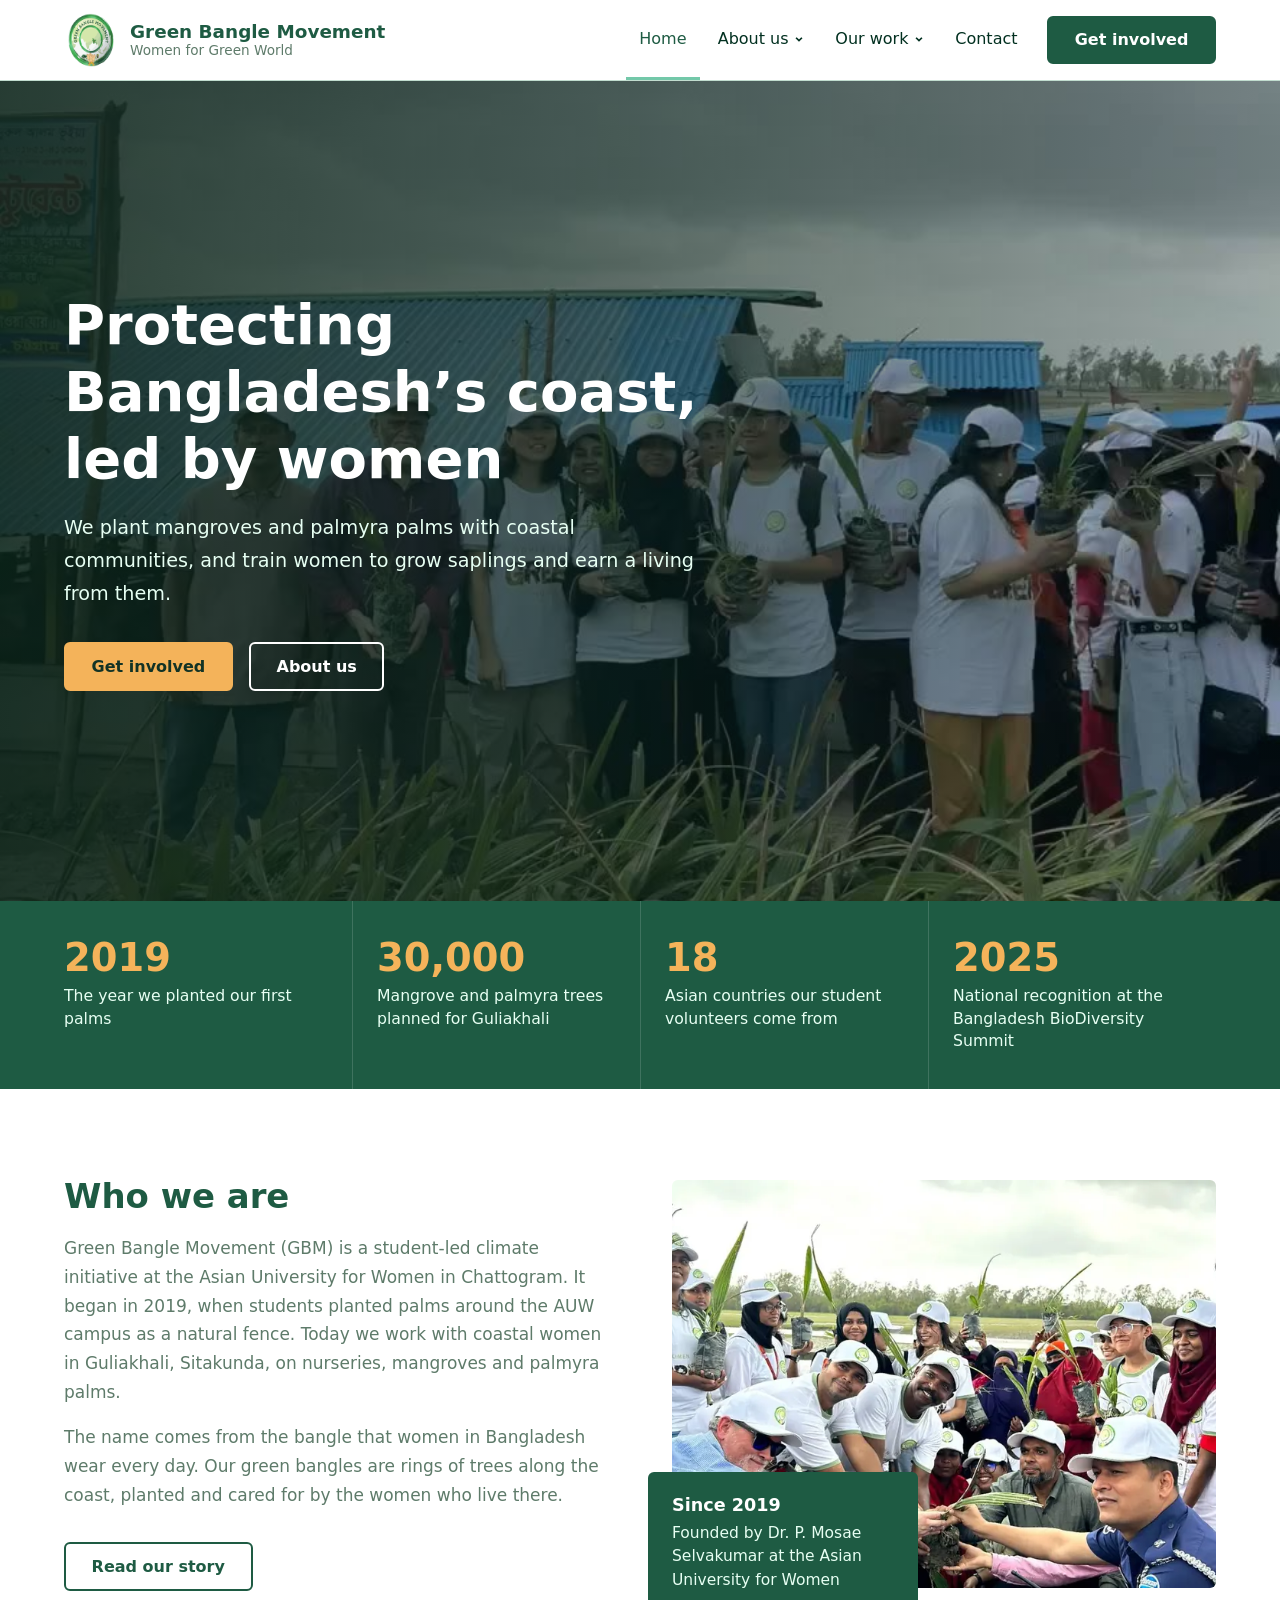
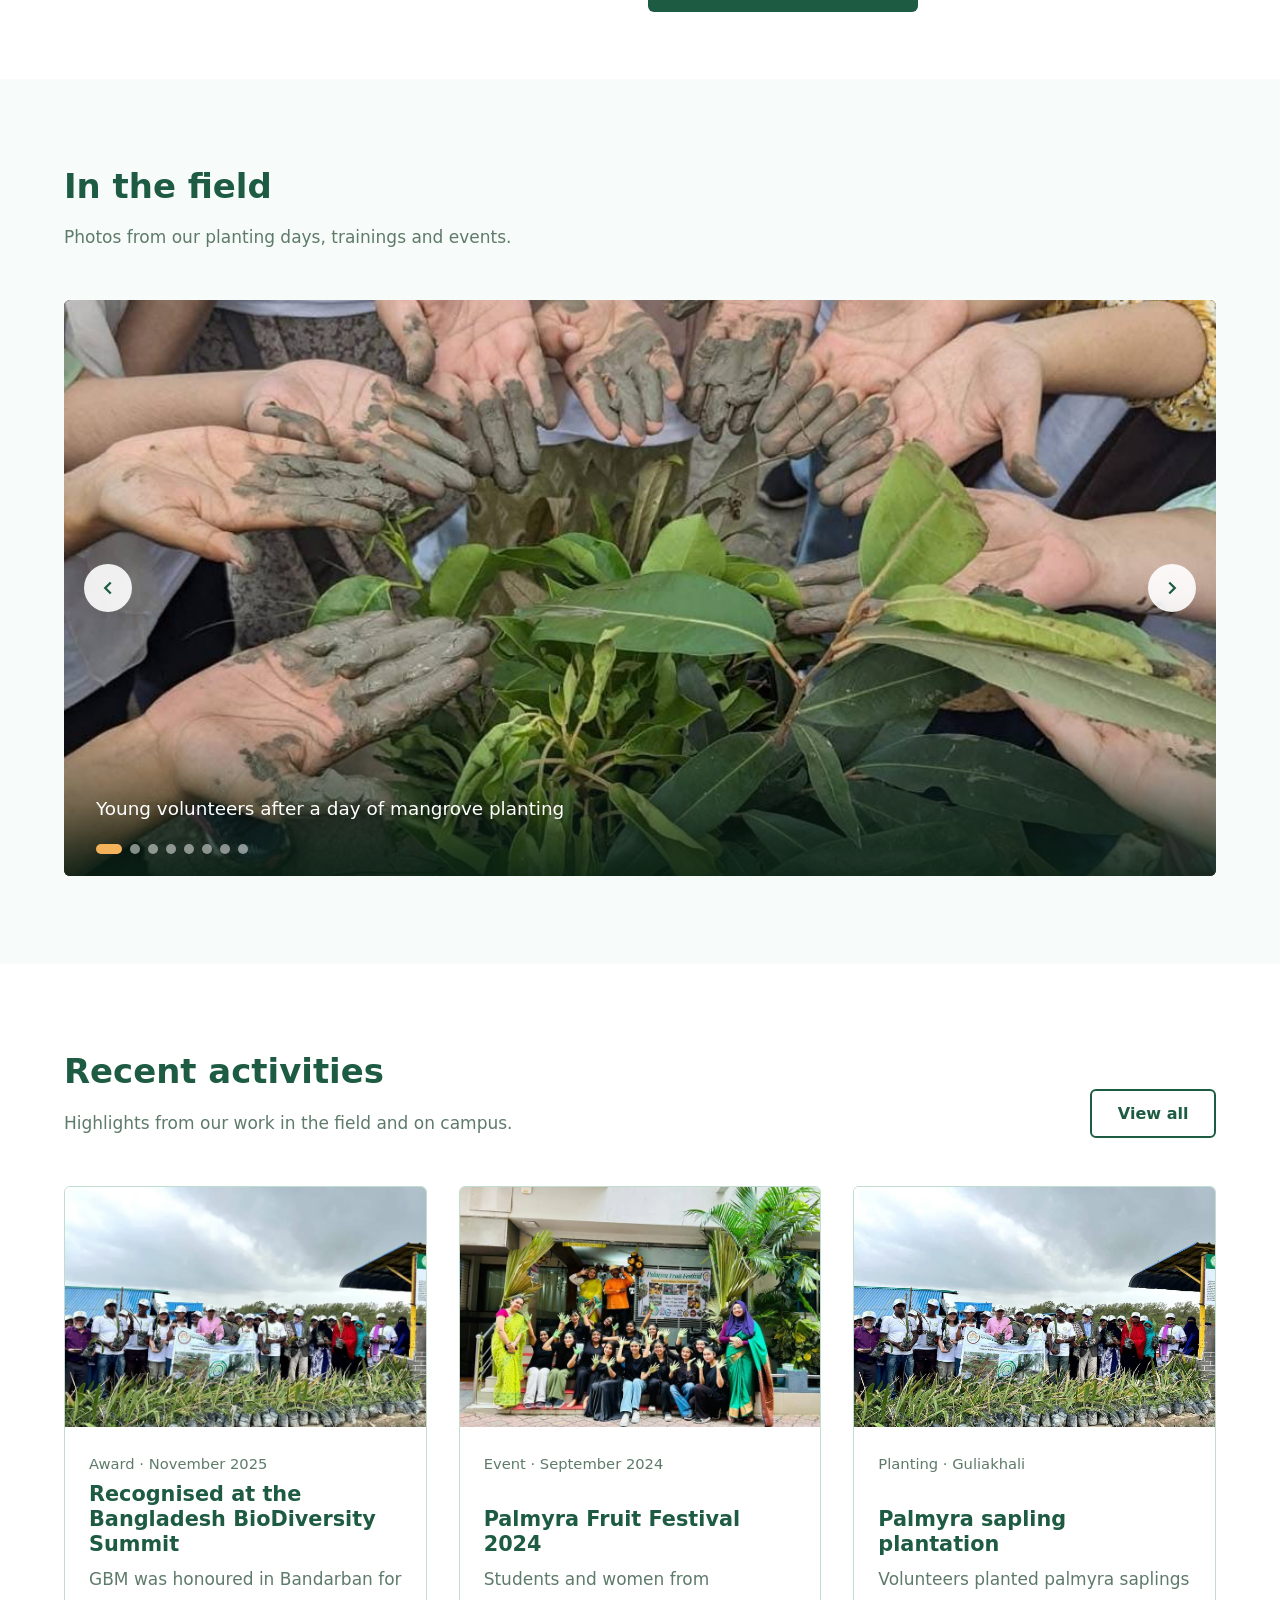
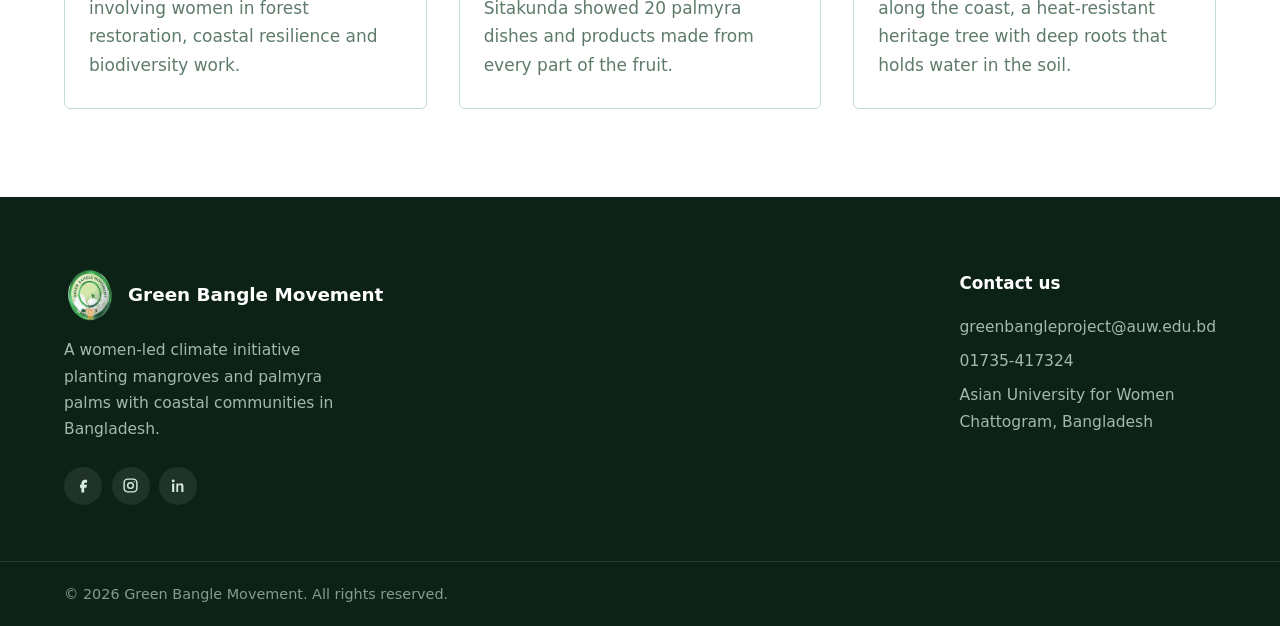
<file: gbm-site/index.html>
<!DOCTYPE html>
<html lang="en">
<head>
  <meta charset="UTF-8" />
  <meta name="viewport" content="width=device-width, initial-scale=1.0" />
  <title>Green Bangle Movement – Women for Green World</title>
  <meta name="description" content="Green Bangle Movement is a women-led climate initiative in Bangladesh, planting mangroves and palmyra palms with coastal communities and training women in nursery work." />
  <meta name="theme-color" content="#1e5b43" />
  <meta property="og:type" content="website" />
  <meta property="og:title" content="Green Bangle Movement" />
  <meta property="og:description" content="A women-led climate initiative planting mangroves and palmyra palms with coastal communities in Bangladesh." />
  <meta property="og:image" content="https://www.yourdomain.org/img/planting-group-saplings.jpg" />
  <meta property="og:url" content="https://www.yourdomain.org/" />
  <meta property="og:site_name" content="Green Bangle Movement" />
  <meta name="twitter:card" content="summary_large_image" />
  <link rel="canonical" href="https://www.yourdomain.org/" />
  <link rel="icon" type="image/png" href="img/favicon.png" />
  <link rel="apple-touch-icon" href="img/apple-touch-icon.png" />
  <link rel="preload" href="media/hero-poster.jpg" as="image" />
  <link rel="stylesheet" href="css/style.css" />

  <!-- Information for Google about the organisation -->
  <script type="application/ld+json">
  {
    "@context": "https://schema.org",
    "@type": "NGO",
    "name": "Green Bangle Movement",
    "alternateName": "GBM",
    "slogan": "Women for Green World",
    "url": "https://www.yourdomain.org/",
    "logo": "https://www.yourdomain.org/img/gbm-logo.png",
    "email": "greenbangleproject@auw.edu.bd",
    "telephone": "+8801735417324",
    "description": "A women-led climate initiative planting mangroves and palmyra palms with coastal communities in Bangladesh.",
    "founder": { "@type": "Person", "name": "Dr. P. Mosae Selvakumar" },
    "foundingDate": "2019",
    "parentOrganization": { "@type": "CollegeOrUniversity", "name": "Asian University for Women" },
    "award": "Recognised at the Bangladesh BioDiversity Summit 2025",
    "funder": { "@type": "Organization", "name": "Swiss Philanthropy Foundation" },
    "address": { "@type": "PostalAddress", "addressLocality": "Chattogram", "addressCountry": "BD" },
    "sameAs": [
      "https://www.facebook.com/share/1Dcj34zXPW/",
      "https://www.instagram.com/greenbanglemovement/",
      "https://www.linkedin.com/company/greenbanglemovement/"
    ]
  }
  </script>
</head>
<body>
  <script src="js/header.js"></script>

  <main id="main">

    <!-- HERO -->
    <section class="hero">
      <video class="hero-video" autoplay muted loop playsinline poster="media/hero-poster.jpg">
        <source src="media/hero.mp4" type="video/mp4" />
      </video>
      <div class="hero-overlay"></div>

      <div class="container">
        <div class="hero-content">
          <h1>Protecting Bangladesh’s coast, led by women</h1>
          <p class="hero-text">
            We plant mangroves and palmyra palms with coastal communities, and train
            women to grow saplings and earn a living from them.
          </p>
          <div class="btn-group">
            <a href="join.html" class="btn btn-warm">Get involved</a>
            <a href="about.html" class="btn btn-outline-white">About us</a>
          </div>
        </div>
      </div>
    </section>

    <!-- KEY FACTS -->
    <section class="facts" aria-label="GBM in numbers">
      <div class="container facts-grid">
        <div class="fact">
          <span class="fact-number">2019</span>
          <span class="fact-label">The year we planted our first palms</span>
        </div>
        <div class="fact">
          <span class="fact-number">30,000</span>
          <span class="fact-label">Mangrove and palmyra trees planned for Guliakhali</span>
        </div>
        <div class="fact">
          <span class="fact-number">18</span>
          <span class="fact-label">Asian countries our student volunteers come from</span>
        </div>
        <div class="fact">
          <span class="fact-number">2025</span>
          <span class="fact-label">National recognition at the Bangladesh BioDiversity Summit</span>
        </div>
      </div>
    </section>

    <!-- ABOUT -->
    <section class="section">
      <div class="container about-grid">
        <div class="about-text">
          <h2>Who we are</h2>
          <p>
            Green Bangle Movement (GBM) is a student-led climate initiative at the Asian
            University for Women in Chattogram. It began in 2019, when students planted
            palms around the AUW campus as a natural fence. Today we work with coastal
            women in Guliakhali, Sitakunda, on nurseries, mangroves and palmyra palms.
          </p>
          <p>
            The name comes from the bangle that women in Bangladesh wear every day. Our
            green bangles are rings of trees along the coast, planted and cared for by
            the women who live there.
          </p>
          <a href="about.html" class="btn btn-outline">Read our story</a>
        </div>
        <div class="about-photo">
          <img src="img/planting-group-saplings.jpg" srcset="img/planting-group-saplings-800.webp 800w, img/planting-group-saplings.jpg 1400w" sizes="(max-width: 860px) 100vw, 580px" width="1400" height="933" alt="Students, volunteers and community members holding saplings at a GBM planting day"/>
          <div class="about-photo-note">
            <strong>Since 2019</strong>
            Founded by Dr. P. Mosae Selvakumar at the Asian University for Women
          </div>
        </div>
      </div>
    </section>

    <!-- MEDIA SLIDESHOW -->
    <section class="section section-light">
      <div class="container">
        <div class="section-title">
          <h2>In the field</h2>
          <p>Photos from our planting days, trainings and events.</p>
        </div>

        <div class="slideshow" aria-roledescription="carousel" aria-label="GBM photos">
          <div class="slides">
            <figure class="slide is-active">
              <img src="img/muddy-hands-mangroves.jpg" srcset="img/muddy-hands-mangroves-800.webp 600w, img/muddy-hands-mangroves.jpg 1050w" sizes="(max-width: 1200px) 100vw, 1150px" width="1050" height="1400" alt="Volunteers’ muddy hands holding mangrove saplings" />
              <figcaption>Young volunteers after a day of mangrove planting</figcaption>
            </figure>
            <figure class="slide">
              <img src="img/guliakhali-mangrove-team.jpg" srcset="img/guliakhali-mangrove-team-800.webp 800w, img/guliakhali-mangrove-team.jpg 1400w" sizes="(max-width: 1200px) 100vw, 1150px" width="1400" height="1050" alt="The planting team at Guliakhali" loading="lazy" />
              <figcaption>Mangrove plantation at Guliakhali</figcaption>
            </figure>
            <figure class="slide">
              <img src="img/home-nursery-training.jpg" srcset="img/home-nursery-training-800.webp 600w, img/home-nursery-training.jpg 1050w" sizes="(max-width: 1200px) 100vw, 1150px" width="1050" height="1400" alt="Women preparing soil during nursery training" loading="lazy" />
              <figcaption>Home nursery training with coastal women</figcaption>
            </figure>
            <figure class="slide">
              <img src="img/community-training.jpg" srcset="img/community-training-800.webp 600w, img/community-training.jpg 1050w" sizes="(max-width: 860px) 100vw, 380px" width="1050" height="1400" alt="GBM students and coastal women with the Green Bangle Project banner" loading="lazy" />
              <figcaption>Palmyra saplings ready for planting</figcaption>
            </figure>
            <figure class="slide">
              <img src="img/community-training.jpg" srcset="img/community-training-800.webp 600w, img/community-training.jpg 1050w" sizes="(max-width: 1200px) 100vw, 1150px" width="1050" height="1400" alt="Community training day with the Green Bangle Project banner" loading="lazy" />
              <figcaption>Community training day</figcaption>
            </figure>
            <figure class="slide">
              <img src="img/journalism-workshop.jpg" srcset="img/journalism-workshop-800.webp 800w, img/journalism-workshop.jpg 1080w" sizes="(max-width: 1200px) 100vw, 1150px" width="1080" height="1080" alt="Students at the environmental journalism workshop" loading="lazy" />
              <figcaption>Environmental journalism workshop at AUW</figcaption>
            </figure>
            <figure class="slide">
              <img src="img/sapling-walk.jpg" srcset="img/sapling-walk-800.webp 800w, img/sapling-walk.jpg 1400w" sizes="(max-width: 1200px) 100vw, 1150px" width="1400" height="1050" alt="Volunteers walking with saplings on a hillside" loading="lazy" />
              <figcaption>Sapling walk through nearby communities</figcaption>
            </figure>
            <figure class="slide">
              <img src="img/stage-performance.jpg" srcset="img/stage-performance-800.webp 800w, img/stage-performance.jpg 1280w" sizes="(max-width: 1200px) 100vw, 1150px" width="1280" height="858" alt="Students performing an environmental play on stage" loading="lazy" />
              <figcaption>Telling climate stories on stage</figcaption>
            </figure>
          </div>

          <button class="slide-arrow prev" type="button" aria-label="Previous photo">
            <svg viewBox="0 0 24 24" fill="none" stroke="currentColor" stroke-width="2.5" aria-hidden="true"><path d="m15 18-6-6 6-6"/></svg>
          </button>
          <button class="slide-arrow next" type="button" aria-label="Next photo">
            <svg viewBox="0 0 24 24" fill="none" stroke="currentColor" stroke-width="2.5" aria-hidden="true"><path d="m9 18 6-6-6-6"/></svg>
          </button>
          <div class="slide-dots"></div>
        </div>
      </div>
    </section>

    <!-- RECENT ACTIVITIES -->
    <section class="section">
      <div class="container">
        <div class="section-title-row">
          <div class="section-title">
            <h2>Recent activities</h2>
            <p>Highlights from our work in the field and on campus.</p>
          </div>
          <a href="achievements.html" class="btn btn-outline">View all</a>
        </div>

        <div class="card-grid">
          <article class="card">
            <div class="card-image">
              <img src="img/volunteers-sapling-beds.jpg" srcset="img/volunteers-sapling-beds-800.webp 800w, img/volunteers-sapling-beds.jpg 1400w" sizes="(max-width: 860px) 100vw, 380px" width="1400" height="1050" alt="Volunteers with rows of palmyra saplings ready for planting" loading="lazy" />
            </div>
            <div class="card-body">
              <p class="card-type">Award · November 2025</p>
              <h3>Recognised at the Bangladesh BioDiversity Summit</h3>
              <p>GBM was honoured in Bandarban for involving women in forest restoration, coastal resilience and biodiversity work.</p>
            </div>
          </article>

          <article class="card">
            <div class="card-image">
              <img src="img/palmyra-fruit-festival.jpg" srcset="img/palmyra-fruit-festival-800.webp 800w, img/palmyra-fruit-festival.jpg 1280w" sizes="(max-width: 860px) 100vw, 380px" width="1280" height="960" alt="Students and faculty at the Palmyra Fruit Festival at AUW" loading="lazy" />
            </div>
            <div class="card-body">
              <p class="card-type">Event · September 2024</p>
              <h3>Palmyra Fruit Festival 2024</h3>
              <p>Students and women from Sitakunda showed 20 palmyra dishes and products made from every part of the fruit.</p>
            </div>
          </article>

          <article class="card">
            <div class="card-image">
              <img src="img/volunteers-sapling-beds.jpg" srcset="img/volunteers-sapling-beds-800.webp 800w, img/volunteers-sapling-beds.jpg 1400w" sizes="(max-width: 1200px) 100vw, 1150px" width="1400" height="1050" alt="Volunteers with rows of palmyra saplings" loading="lazy" />
            </div>
            <div class="card-body">
              <p class="card-type">Planting · Guliakhali</p>
              <h3>Palmyra sapling plantation</h3>
              <p>Volunteers planted palmyra saplings along the coast, a heat-resistant heritage tree with deep roots that holds water in the soil.</p>
            </div>
          </article>
        </div>
      </div>
    </section>


  </main>

  <script src="js/footer.js"></script>
  <script src="js/main.js"></script>
</body>
</html>
</file>
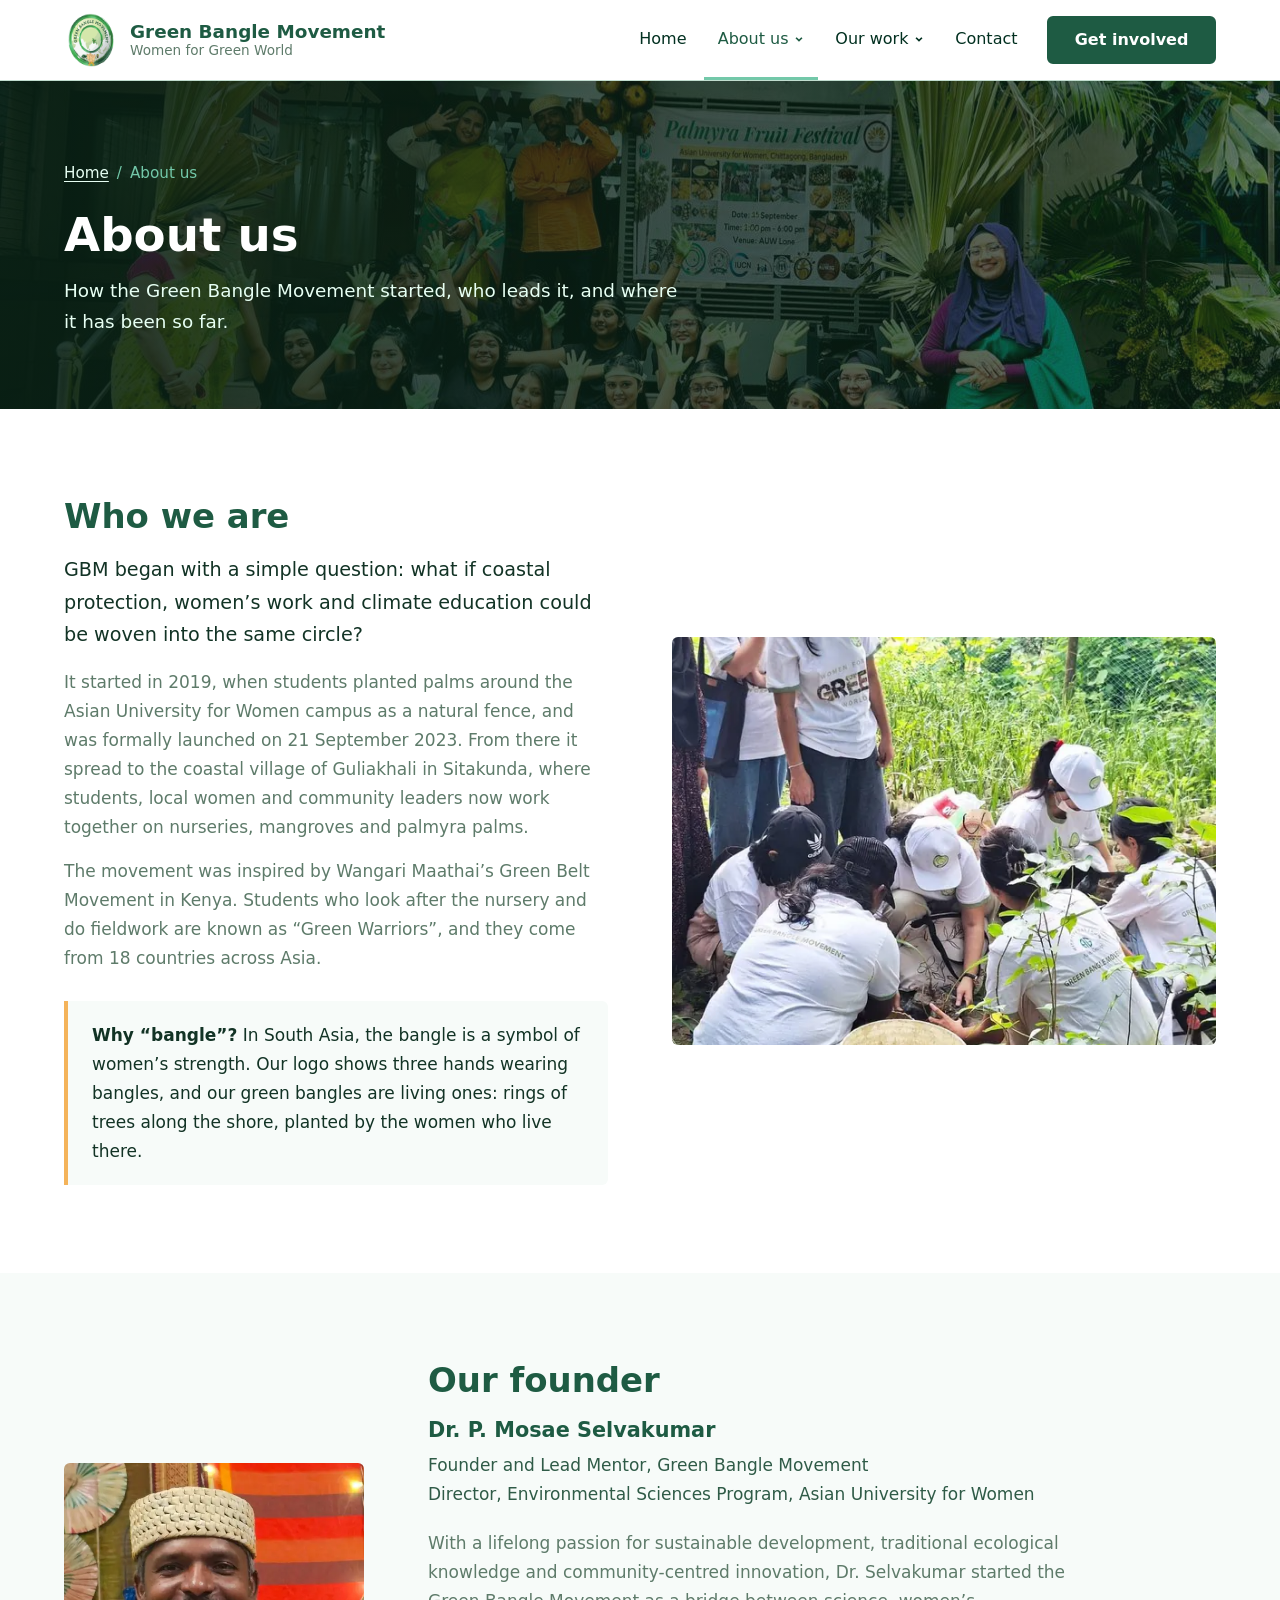
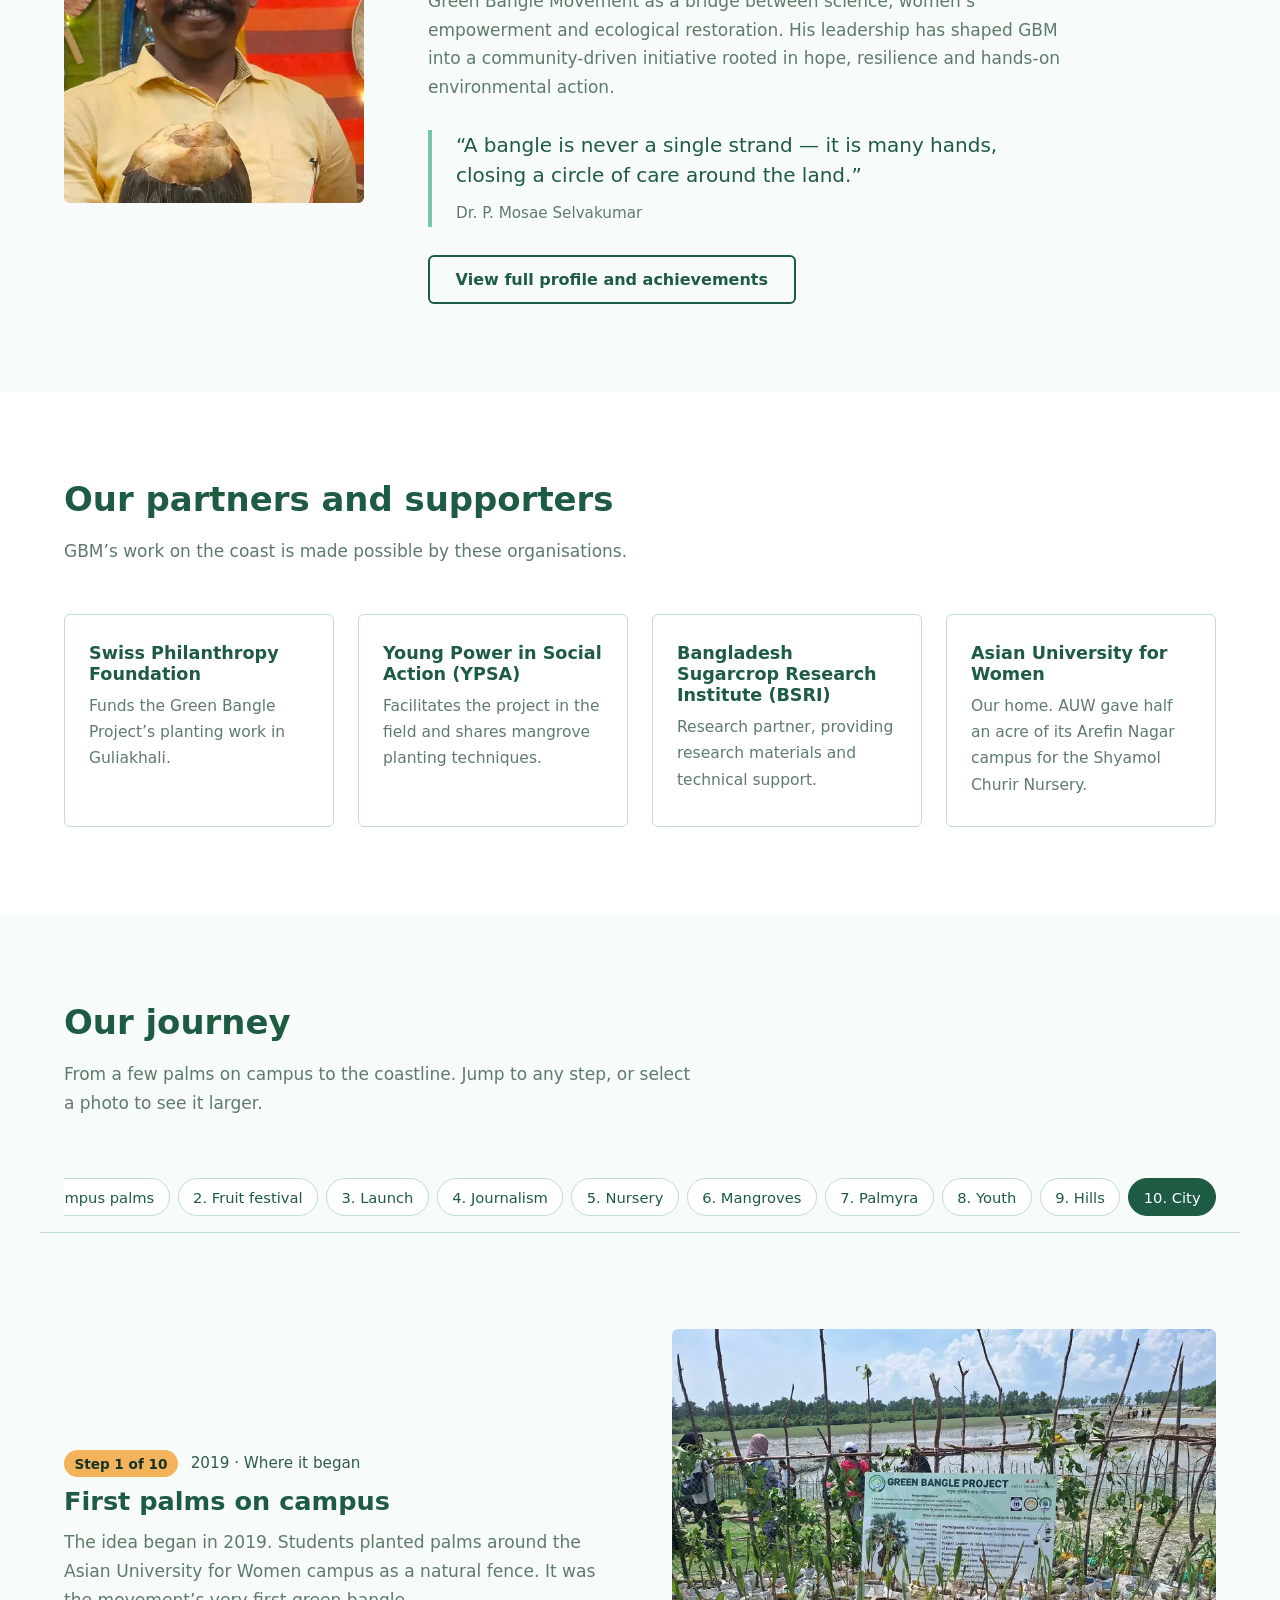
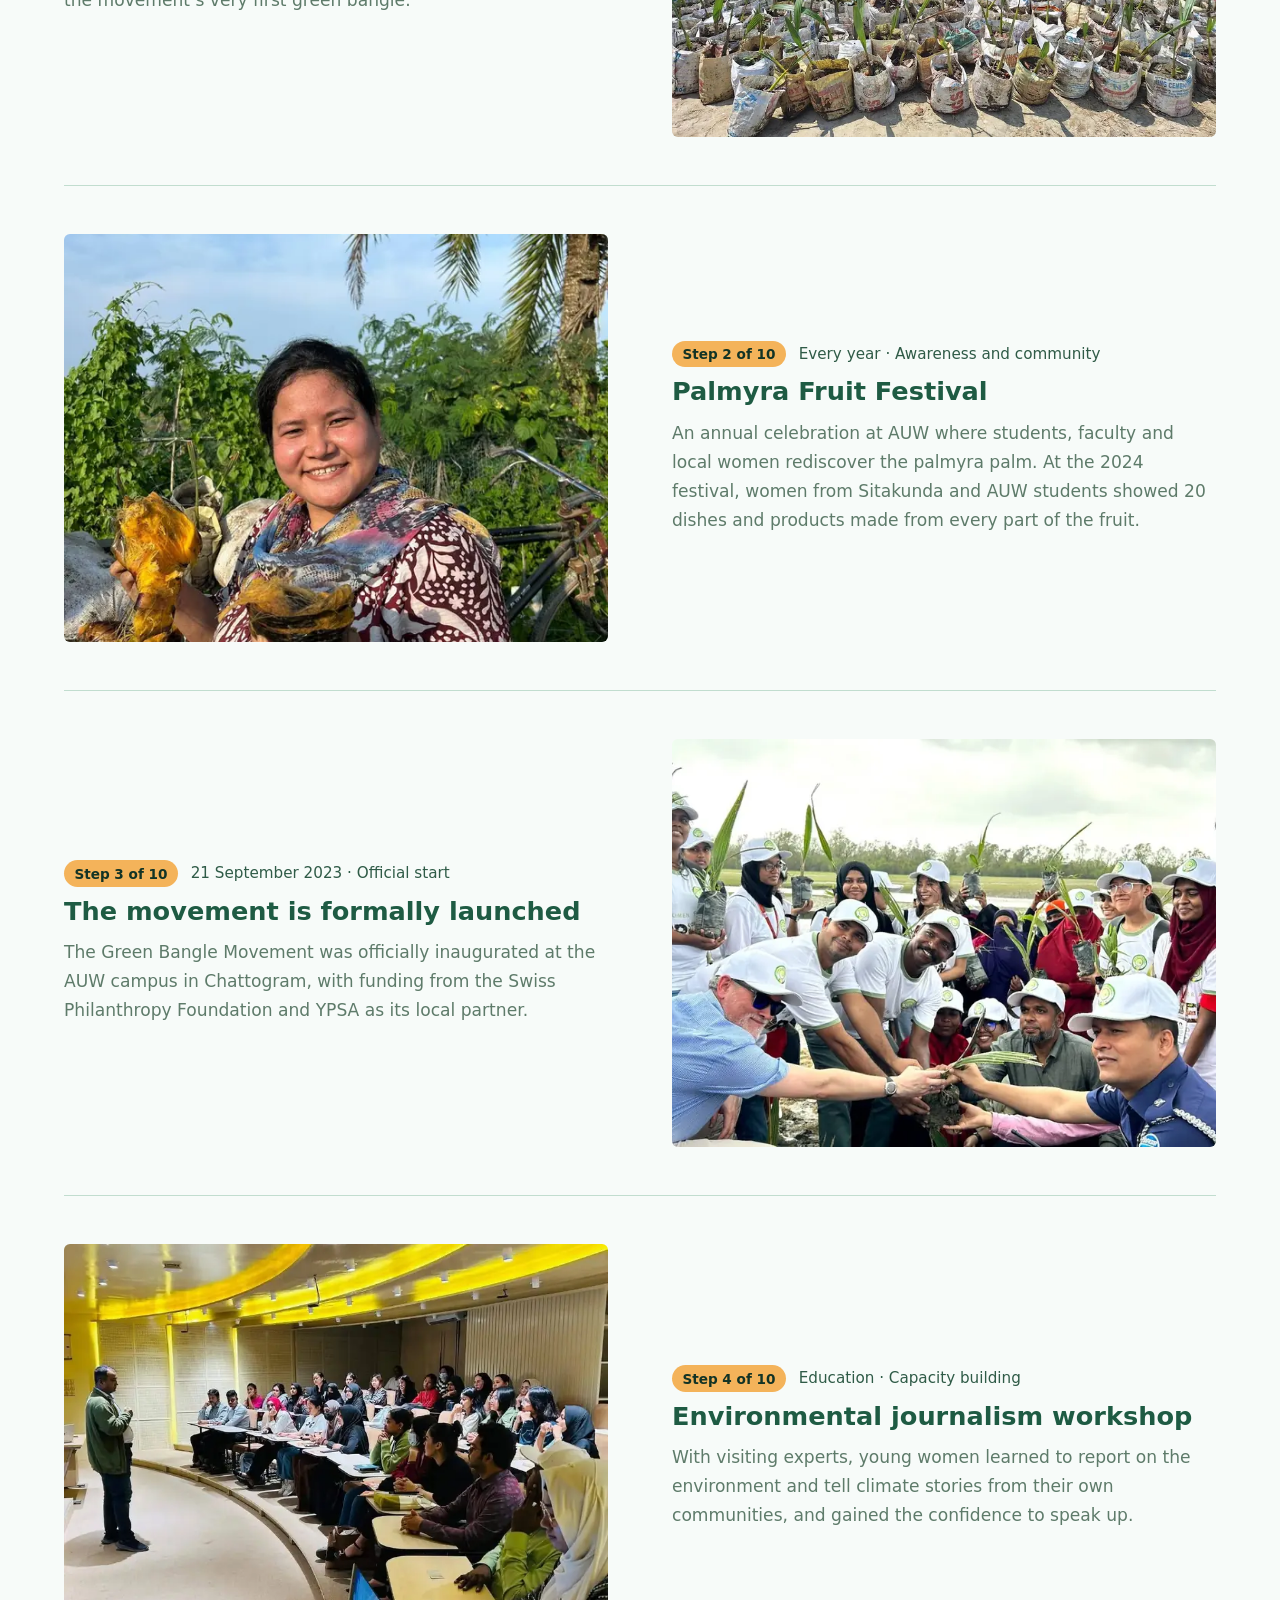
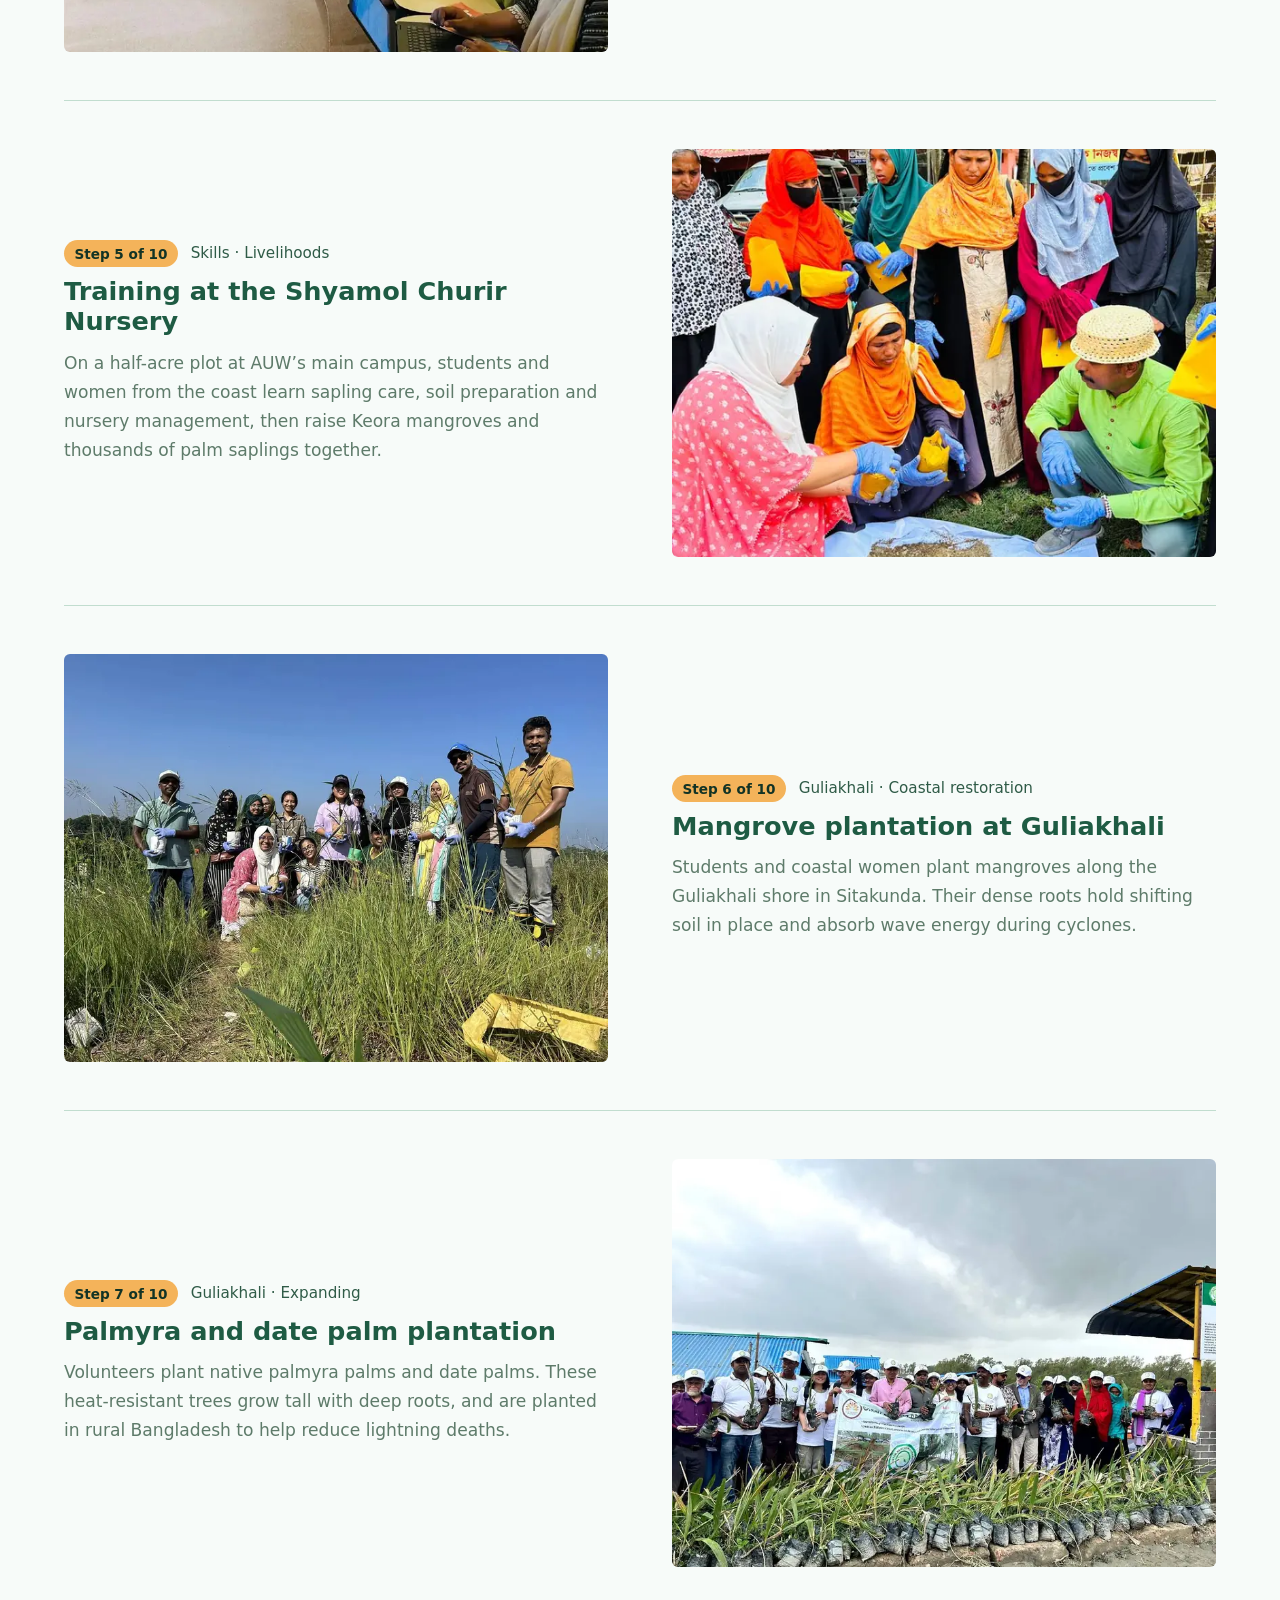
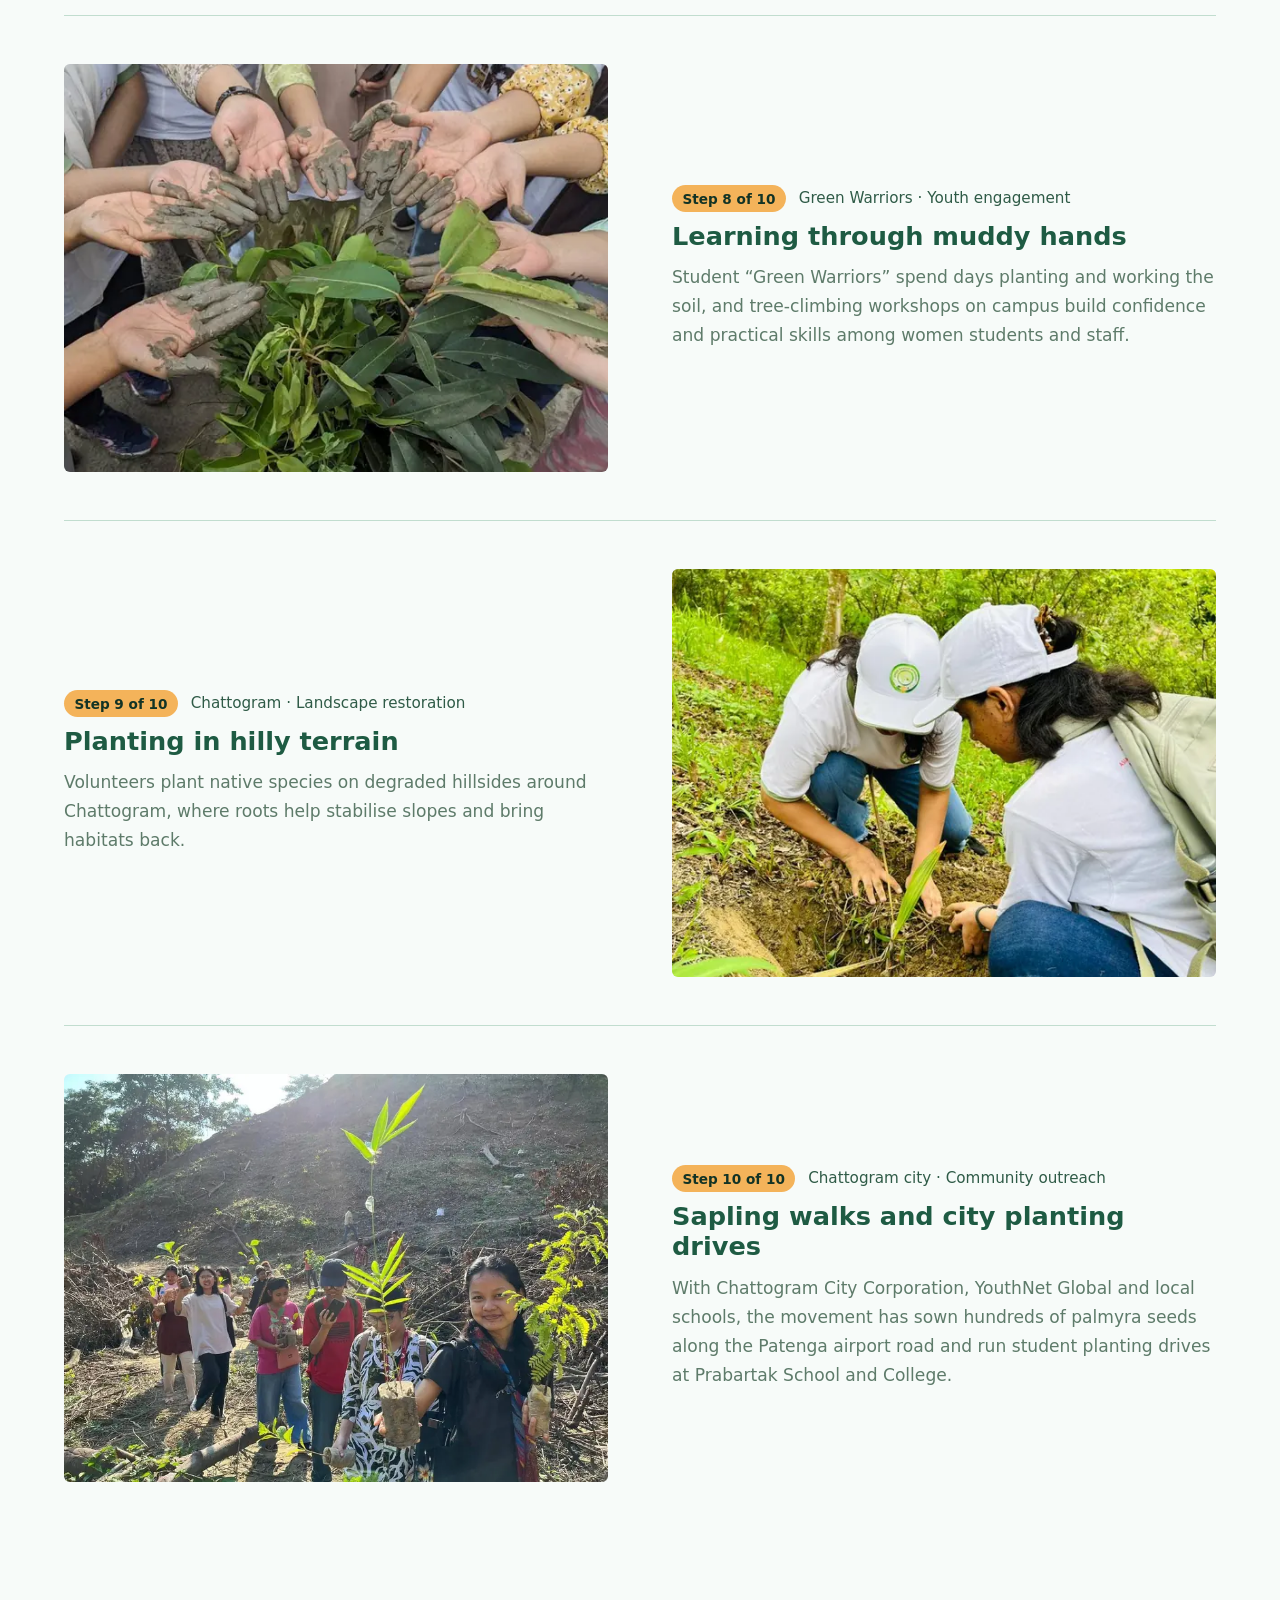
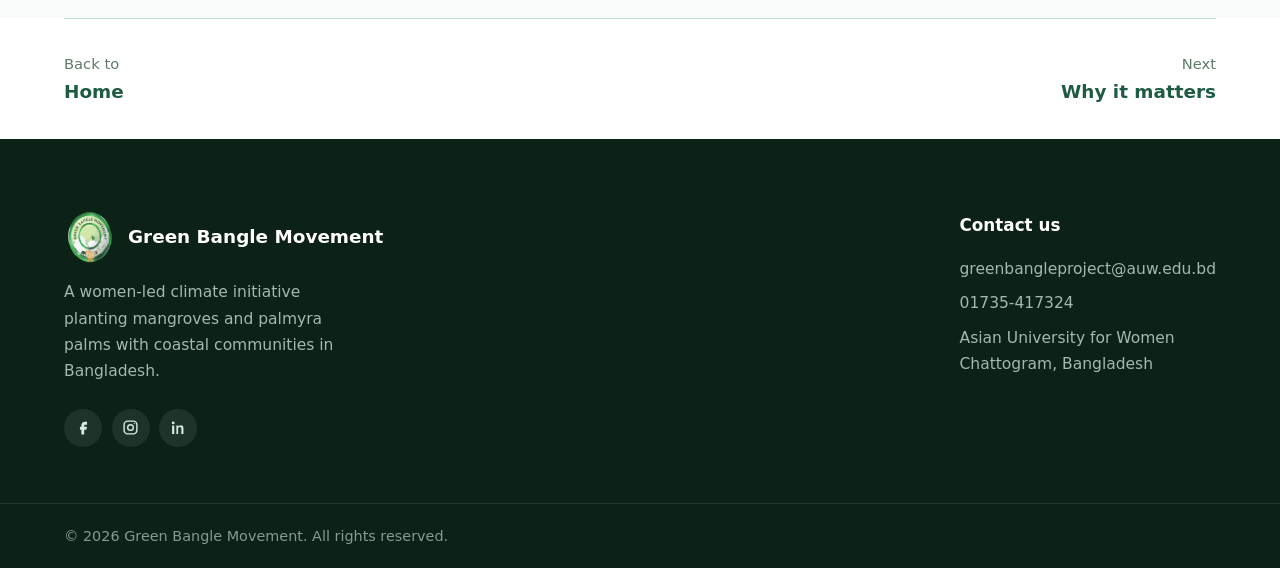
<file: gbm-site/about.html>
<!DOCTYPE html>
<html lang="en">
<head>
  <meta charset="UTF-8" />
  <meta name="viewport" content="width=device-width, initial-scale=1.0" />
  <title>About Us – Green Bangle Movement</title>
  <meta name="description" content="Who we are, our founder Dr. P. Mosae Selvakumar, and the journey of the Green Bangle Movement from a campus festival to coastal planting." />
  <meta name="theme-color" content="#1e5b43" />
  <meta property="og:type" content="website" />
  <meta property="og:title" content="About the Green Bangle Movement" />
  <meta property="og:description" content="Our story, our founder and our journey so far." />
  <meta property="og:image" content="https://www.yourdomain.org/img/palmyra-fruit-festival.jpg" />
  <meta property="og:url" content="https://www.yourdomain.org/about" />
  <meta property="og:site_name" content="Green Bangle Movement" />
  <meta name="twitter:card" content="summary_large_image" />
  <link rel="canonical" href="https://www.yourdomain.org/about" />
  <link rel="icon" type="image/png" href="img/favicon.png" />
  <link rel="apple-touch-icon" href="img/apple-touch-icon.png" />
  <link rel="stylesheet" href="css/style.css" />
</head>
<body>
  <script src="js/header.js"></script>

  <main id="main">

    <!-- PAGE BANNER -->
    <section class="page-banner banner-about">
      <div class="container">
        <nav class="breadcrumb" aria-label="Breadcrumb">
          <ol>
            <li><a href="index.html">Home</a></li>
            <li><span aria-current="page">About us</span></li>
          </ol>
        </nav>
        <h1>About us</h1>
        <p>How the Green Bangle Movement started, who leads it, and where it has been so far.</p>
      </div>
    </section>

    <!-- WHO WE ARE -->
    <section class="section" id="who-we-are">
      <div class="container split">
        <div class="split-text">
          <h2>Who we are</h2>
          <p class="lead">
            GBM began with a simple question: what if coastal protection, women’s work
            and climate education could be woven into the same circle?
          </p>
          <p>
            It started in 2019, when students planted palms around the Asian University
            for Women campus as a natural fence, and was formally launched on
            21 September 2023. From there it spread to the coastal
            village of Guliakhali in Sitakunda, where students, local women and community
            leaders now work together on nurseries, mangroves and palmyra palms.
          </p>
          <p>
            The movement was inspired by Wangari Maathai’s Green Belt Movement in Kenya.
            Students who look after the nursery and do fieldwork are known as
            “Green Warriors”, and they come from 18 countries across Asia.
          </p>
          <div class="highlight">
            <p>
              <strong>Why “bangle”?</strong> In South Asia, the bangle is a symbol of
              women’s strength. Our logo shows three hands wearing bangles, and our
              green bangles are living ones: rings of trees along the shore, planted by
              the women who live there.
            </p>
          </div>
        </div>
        <div class="split-photo">
          <img src="img/project-nursery.jpg" srcset="img/project-nursery-800.webp 600w, img/project-nursery.jpg 1050w" sizes="(max-width: 860px) 100vw, 580px" width="1050" height="1400" alt="Volunteers preparing saplings at the Green Bangle Project nursery" />
        </div>
      </div>
    </section>

    <!-- FOUNDER -->
    <section class="section section-light" id="founder">
      <div class="container founder">
        <img class="founder-photo" src="img/founder-selvakumar.jpg" srcset="img/founder-selvakumar-800.webp 520w, img/founder-selvakumar.jpg 910w" sizes="(max-width: 560px) 100vw, 300px" width="910" height="1400" alt="Dr. P. Mosae Selvakumar, founder of the Green Bangle Movement" loading="lazy" />
        <div>
          <h2>Our founder</h2>
          <h3>Dr. P. Mosae Selvakumar</h3>
          <p class="founder-role">
            Founder and Lead Mentor, Green Bangle Movement<br />
            Director, Environmental Sciences Program, Asian University for Women
          </p>
          <p class="founder-bio">
            With a lifelong passion for sustainable development, traditional ecological
            knowledge and community-centred innovation, Dr. Selvakumar started the Green
            Bangle Movement as a bridge between science, women’s empowerment and ecological
            restoration. His leadership has shaped GBM into a community-driven initiative
            rooted in hope, resilience and hands-on environmental action.
          </p>
          <blockquote class="quote">
            <p>“A bangle is never a single strand — it is many hands, closing a circle of care around the land.”</p>
            <cite>Dr. P. Mosae Selvakumar</cite>
          </blockquote>
          <a href="founder.html" class="btn btn-outline founder-btn">View full profile and achievements</a>
        </div>
      </div>
    </section>

    <!-- PARTNERS -->
    <section class="section" id="partners">
      <div class="container">
        <div class="section-title">
          <h2>Our partners and supporters</h2>
          <p>GBM’s work on the coast is made possible by these organisations.</p>
        </div>

        <div class="partners">
          <div class="partner">
            <h3>Swiss Philanthropy Foundation</h3>
            <p>Funds the Green Bangle Project’s planting work in Guliakhali.</p>
          </div>
          <div class="partner">
            <h3>Young Power in Social Action (YPSA)</h3>
            <p>Facilitates the project in the field and shares mangrove planting techniques.</p>
          </div>
          <div class="partner">
            <h3>Bangladesh Sugarcrop Research Institute (BSRI)</h3>
            <p>Research partner, providing research materials and technical support.</p>
          </div>
          <div class="partner">
            <h3>Asian University for Women</h3>
            <p>Our home. AUW gave half an acre of its Arefin Nagar campus for the Shyamol Churir Nursery.</p>
          </div>
        </div>
      </div>
    </section>

    <!-- JOURNEY -->
    <section class="section section-light" id="journey">
      <div class="container">
        <div class="section-title">
          <h2>Our journey</h2>
          <p>From a few palms on campus to the coastline. Jump to any step, or select a photo to see it larger.</p>
        </div>

        <nav class="journey-nav" aria-label="Journey steps">
          <ol>
            <li><a href="#step-campus">1. Campus palms</a></li>
            <li><a href="#step-festival">2. Fruit festival</a></li>
            <li><a href="#step-launch">3. Launch</a></li>
            <li><a href="#step-journalism">4. Journalism</a></li>
            <li><a href="#step-nursery">5. Nursery</a></li>
            <li><a href="#step-mangroves">6. Mangroves</a></li>
            <li><a href="#step-palmyra">7. Palmyra</a></li>
            <li><a href="#step-youth">8. Youth</a></li>
            <li><a href="#step-hills">9. Hills</a></li>
            <li><a href="#step-city">10. City</a></li>
          </ol>
        </nav>

        <div class="journey">
          <article class="journey-row reveal" id="step-campus">
            <div class="journey-text">
              <p class="journey-meta"><span class="journey-step">Step 1 of 10</span> 2019 · Where it began</p>
              <h3>First palms on campus</h3>
              <p>The idea began in 2019. Students planted palms around the Asian University for Women campus as a natural fence. It was the movement’s very first green bangle.</p>
            </div>
            <button class="journey-photo zoomable" type="button" aria-label="View larger photo: Young palm saplings at the GBM nursery"><img src="img/nursery-saplings.jpg" srcset="img/nursery-saplings-800.webp 800w, img/nursery-saplings.jpg 1400w" sizes="(max-width: 860px) 100vw, 560px" width="1400" height="1050" alt="Young palm saplings at the GBM nursery" loading="lazy" /></button>
          </article>
          <article class="journey-row reveal" id="step-festival">
            <div class="journey-text">
              <p class="journey-meta"><span class="journey-step">Step 2 of 10</span> Every year · Awareness and community</p>
              <h3>Palmyra Fruit Festival</h3>
              <p>An annual celebration at AUW where students, faculty and local women rediscover the palmyra palm. At the 2024 festival, women from Sitakunda and AUW students showed 20 dishes and products made from every part of the fruit.</p>
            </div>
            <button class="journey-photo zoomable" type="button" aria-label="View larger photo: A woman holding palmyra fruit"><img src="img/palmyra-fruit.jpg" srcset="img/palmyra-fruit-800.webp 600w, img/palmyra-fruit.jpg 1050w" sizes="(max-width: 860px) 100vw, 560px" width="1050" height="1400" alt="A woman holding palmyra fruit" loading="lazy" /></button>
          </article>
          <article class="journey-row reveal" id="step-launch">
            <div class="journey-text">
              <p class="journey-meta"><span class="journey-step">Step 3 of 10</span> 21 September 2023 · Official start</p>
              <h3>The movement is formally launched</h3>
              <p>The Green Bangle Movement was officially inaugurated at the AUW campus in Chattogram, with funding from the Swiss Philanthropy Foundation and YPSA as its local partner.</p>
            </div>
            <button class="journey-photo zoomable" type="button" aria-label="View larger photo: Students, guests and community members holding saplings"><img src="img/planting-group-saplings.jpg" srcset="img/planting-group-saplings-800.webp 800w, img/planting-group-saplings.jpg 1400w" sizes="(max-width: 860px) 100vw, 560px" width="1400" height="933" alt="Students, guests and community members holding saplings" loading="lazy" /></button>
          </article>
          <article class="journey-row reveal" id="step-journalism">
            <div class="journey-text">
              <p class="journey-meta"><span class="journey-step">Step 4 of 10</span> Education · Capacity building</p>
              <h3>Environmental journalism workshop</h3>
              <p>With visiting experts, young women learned to report on the environment and tell climate stories from their own communities, and gained the confidence to speak up.</p>
            </div>
            <button class="journey-photo zoomable" type="button" aria-label="View larger photo: Students at the environmental journalism workshop"><img src="img/journalism-workshop.jpg" srcset="img/journalism-workshop-800.webp 800w, img/journalism-workshop.jpg 1080w" sizes="(max-width: 860px) 100vw, 560px" width="1080" height="1080" alt="Students at the environmental journalism workshop" loading="lazy" /></button>
          </article>
          <article class="journey-row reveal" id="step-nursery">
            <div class="journey-text">
              <p class="journey-meta"><span class="journey-step">Step 5 of 10</span> Skills · Livelihoods</p>
              <h3>Training at the Shyamol Churir Nursery</h3>
              <p>On a half-acre plot at AUW’s main campus, students and women from the coast learn sapling care, soil preparation and nursery management, then raise Keora mangroves and thousands of palm saplings together.</p>
            </div>
            <button class="journey-photo zoomable" type="button" aria-label="View larger photo: Women preparing soil during nursery training"><img src="img/home-nursery-training.jpg" srcset="img/home-nursery-training-800.webp 600w, img/home-nursery-training.jpg 1050w" sizes="(max-width: 860px) 100vw, 560px" width="1050" height="1400" alt="Women preparing soil during nursery training" loading="lazy" /></button>
          </article>
          <article class="journey-row reveal" id="step-mangroves">
            <div class="journey-text">
              <p class="journey-meta"><span class="journey-step">Step 6 of 10</span> Guliakhali · Coastal restoration</p>
              <h3>Mangrove plantation at Guliakhali</h3>
              <p>Students and coastal women plant mangroves along the Guliakhali shore in Sitakunda. Their dense roots hold shifting soil in place and absorb wave energy during cyclones.</p>
            </div>
            <button class="journey-photo zoomable" type="button" aria-label="View larger photo: The planting team at Guliakhali"><img src="img/guliakhali-mangrove-team.jpg" srcset="img/guliakhali-mangrove-team-800.webp 800w, img/guliakhali-mangrove-team.jpg 1400w" sizes="(max-width: 860px) 100vw, 560px" width="1400" height="1050" alt="The planting team at Guliakhali" loading="lazy" /></button>
          </article>
          <article class="journey-row reveal" id="step-palmyra">
            <div class="journey-text">
              <p class="journey-meta"><span class="journey-step">Step 7 of 10</span> Guliakhali · Expanding</p>
              <h3>Palmyra and date palm plantation</h3>
              <p>Volunteers plant native palmyra palms and date palms. These heat-resistant trees grow tall with deep roots, and are planted in rural Bangladesh to help reduce lightning deaths.</p>
            </div>
            <button class="journey-photo zoomable" type="button" aria-label="View larger photo: Volunteers with rows of palmyra saplings"><img src="img/volunteers-sapling-beds.jpg" srcset="img/volunteers-sapling-beds-800.webp 800w, img/volunteers-sapling-beds.jpg 1400w" sizes="(max-width: 860px) 100vw, 560px" width="1400" height="1050" alt="Volunteers with rows of palmyra saplings" loading="lazy" /></button>
          </article>
          <article class="journey-row reveal" id="step-youth">
            <div class="journey-text">
              <p class="journey-meta"><span class="journey-step">Step 8 of 10</span> Green Warriors · Youth engagement</p>
              <h3>Learning through muddy hands</h3>
              <p>Student “Green Warriors” spend days planting and working the soil, and tree-climbing workshops on campus build confidence and practical skills among women students and staff.</p>
            </div>
            <button class="journey-photo zoomable" type="button" aria-label="View larger photo: Young volunteers’ muddy hands holding saplings"><img src="img/muddy-hands-mangroves.jpg" srcset="img/muddy-hands-mangroves-800.webp 600w, img/muddy-hands-mangroves.jpg 1050w" sizes="(max-width: 860px) 100vw, 560px" width="1050" height="1400" alt="Young volunteers’ muddy hands holding saplings" loading="lazy" /></button>
          </article>
          <article class="journey-row reveal" id="step-hills">
            <div class="journey-text">
              <p class="journey-meta"><span class="journey-step">Step 9 of 10</span> Chattogram · Landscape restoration</p>
              <h3>Planting in hilly terrain</h3>
              <p>Volunteers plant native species on degraded hillsides around Chattogram, where roots help stabilise slopes and bring habitats back.</p>
            </div>
            <button class="journey-photo zoomable" type="button" aria-label="View larger photo: Volunteers planting a sapling on a hillside"><img src="img/hillside-planting.jpg" srcset="img/hillside-planting-800.webp 600w, img/hillside-planting.jpg 960w" sizes="(max-width: 860px) 100vw, 560px" width="960" height="1280" alt="Volunteers planting a sapling on a hillside" loading="lazy" /></button>
          </article>
          <article class="journey-row reveal" id="step-city">
            <div class="journey-text">
              <p class="journey-meta"><span class="journey-step">Step 10 of 10</span> Chattogram city · Community outreach</p>
              <h3>Sapling walks and city planting drives</h3>
              <p>With Chattogram City Corporation, YouthNet Global and local schools, the movement has sown hundreds of palmyra seeds along the Patenga airport road and run student planting drives at Prabartak School and College.</p>
            </div>
            <button class="journey-photo zoomable" type="button" aria-label="View larger photo: Volunteers walking with saplings through a hillside area"><img src="img/sapling-walk.jpg" srcset="img/sapling-walk-800.webp 800w, img/sapling-walk.jpg 1400w" sizes="(max-width: 860px) 100vw, 560px" width="1400" height="1050" alt="Volunteers walking with saplings through a hillside area" loading="lazy" /></button>
          </article>
        </div>
      </div>
    </section>

    <!-- NEXT PAGE -->
    <div class="container">
      <nav class="page-nav" aria-label="Next page">
        <a href="index.html"><span>Back to</span><strong>Home</strong></a>
        <a href="why.html" class="next"><span>Next</span><strong>Why it matters</strong></a>
      </nav>
    </div>

  </main>

  <script src="js/footer.js"></script>
  <script src="js/main.js"></script>
</body>
</html>
</file>
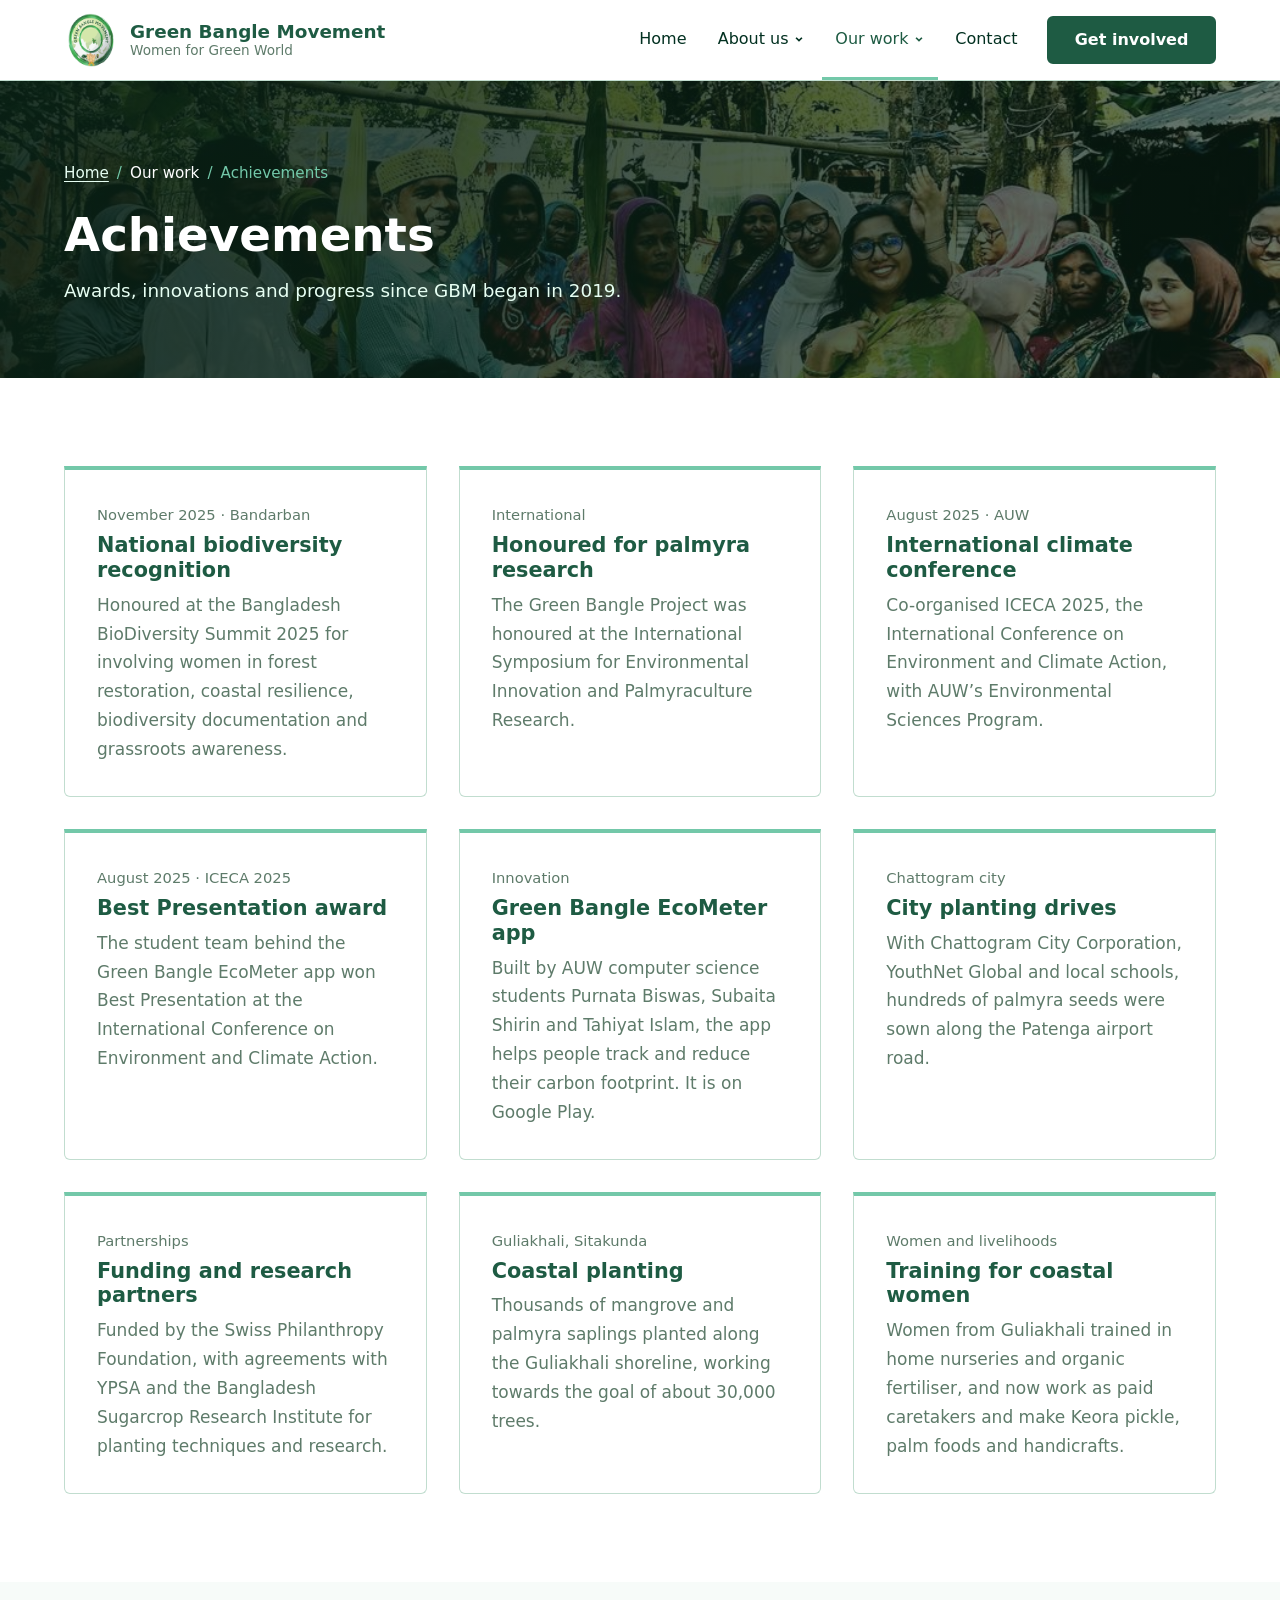
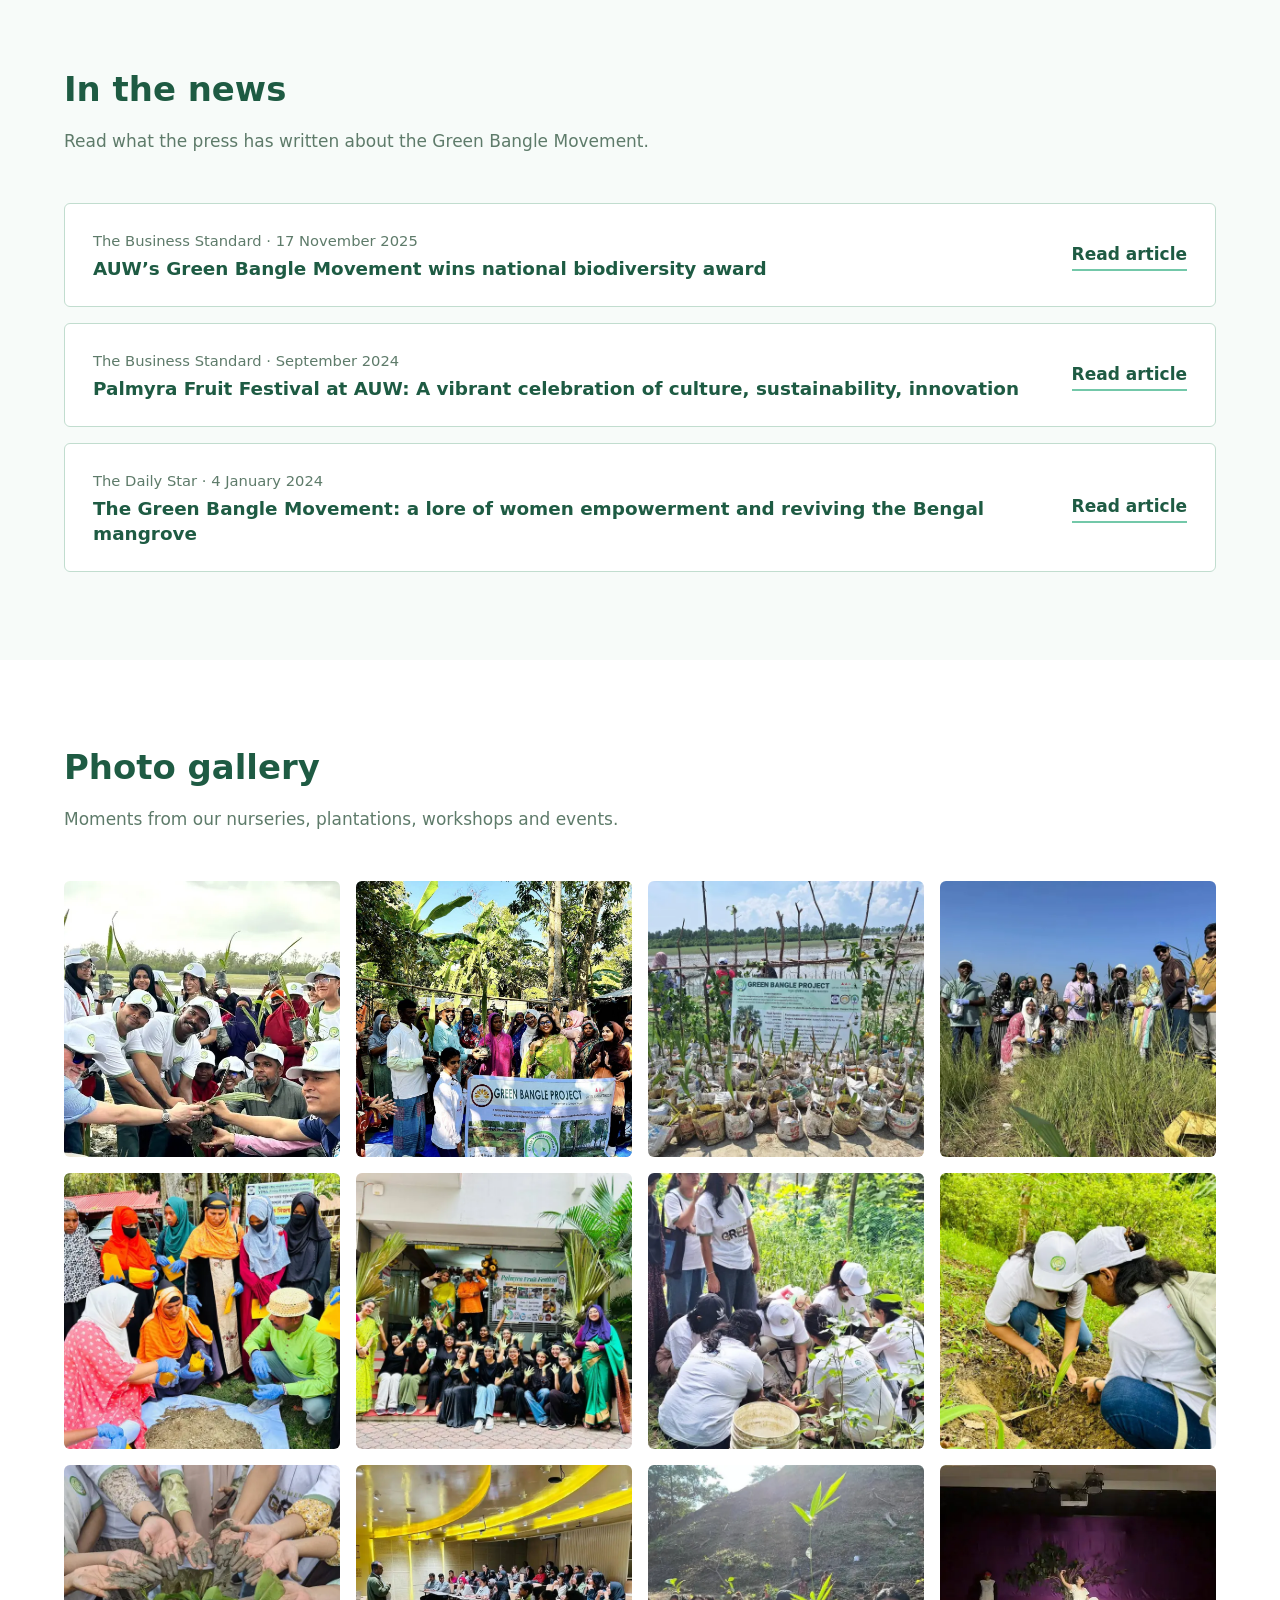
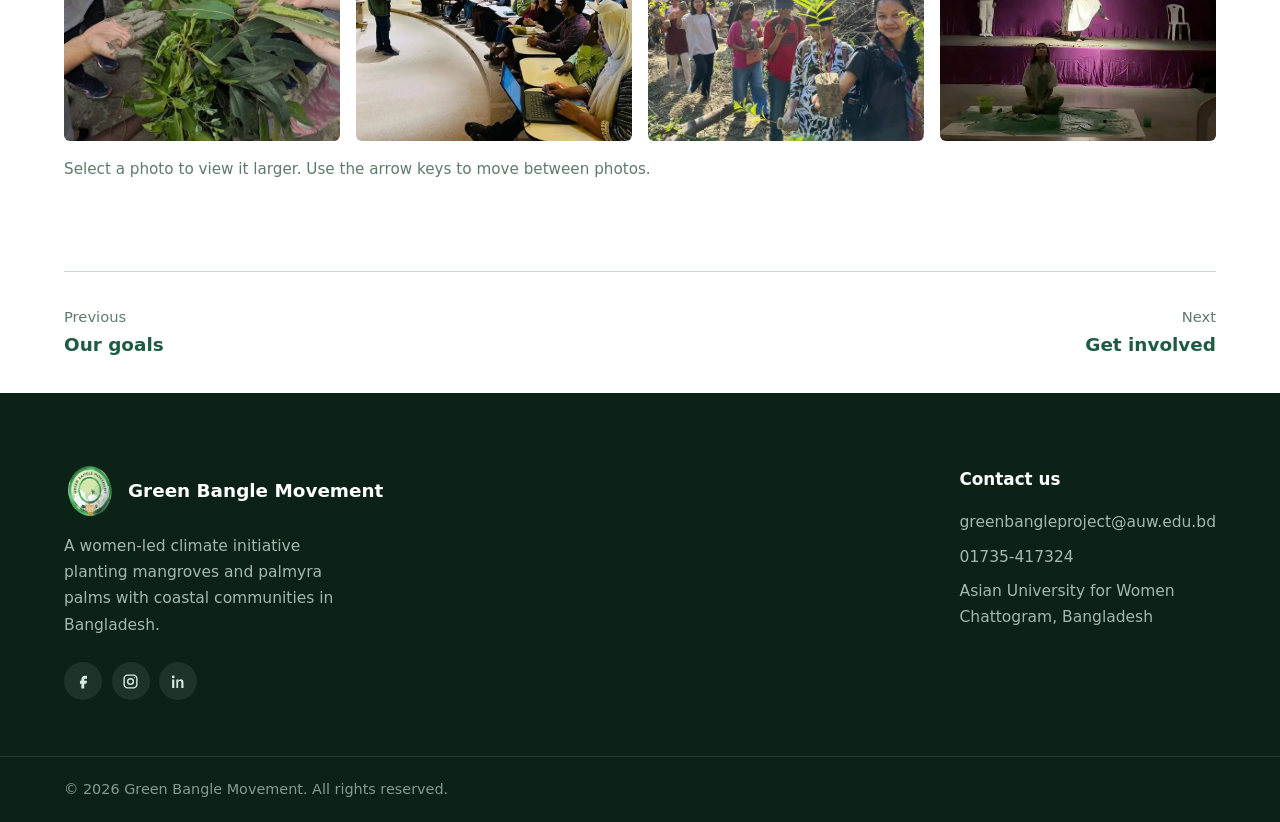
<file: gbm-site/achievements.html>
<!DOCTYPE html>
<html lang="en">
<head>
  <meta charset="UTF-8" />
  <meta name="viewport" content="width=device-width, initial-scale=1.0" />
  <title>Achievements – Green Bangle Movement</title>
  <meta name="description" content="What the Green Bangle Movement has achieved so far: coastal planting, women’s training and national recognition, with a photo gallery." />
  <meta name="theme-color" content="#1e5b43" />
  <meta property="og:type" content="website" />
  <meta property="og:title" content="Green Bangle Movement – Achievements" />
  <meta property="og:description" content="Our achievements so far, and photos from the field." />
  <meta property="og:image" content="https://www.yourdomain.org/img/community-training.jpg" />
  <meta property="og:url" content="https://www.yourdomain.org/achievements" />
  <meta property="og:site_name" content="Green Bangle Movement" />
  <meta name="twitter:card" content="summary_large_image" />
  <link rel="canonical" href="https://www.yourdomain.org/achievements" />
  <link rel="icon" type="image/png" href="img/favicon.png" />
  <link rel="apple-touch-icon" href="img/apple-touch-icon.png" />
  <link rel="stylesheet" href="css/style.css" />
</head>
<body>
  <script src="js/header.js"></script>

  <main id="main">

    <!-- PAGE BANNER -->
    <section class="page-banner banner-achievements">
      <div class="container">
        <nav class="breadcrumb" aria-label="Breadcrumb">
          <ol>
            <li><a href="index.html">Home</a></li>
            <li>Our work</li>
            <li><span aria-current="page">Achievements</span></li>
          </ol>
        </nav>
        <h1>Achievements</h1>
        <p>Awards, innovations and progress since GBM began in 2019.</p>
      </div>
    </section>

    <!-- ACHIEVEMENTS -->
    <section class="section">
      <div class="container">
        <div class="achievement-grid">
          <div class="achievement">
            <p class="card-type">November 2025 · Bandarban</p>
            <h3>National biodiversity recognition</h3>
            <p>
              Honoured at the Bangladesh BioDiversity Summit 2025 for involving women in
              forest restoration, coastal resilience, biodiversity documentation and
              grassroots awareness.
            </p>
          </div>
          <div class="achievement">
            <p class="card-type">International</p>
            <h3>Honoured for palmyra research</h3>
            <p>
              The Green Bangle Project was honoured at the International Symposium for
              Environmental Innovation and Palmyraculture Research.
            </p>
          </div>
          <div class="achievement">
            <p class="card-type">August 2025 · AUW</p>
            <h3>International climate conference</h3>
            <p>
              Co-organised ICECA 2025, the International Conference on Environment and
              Climate Action, with AUW’s Environmental Sciences Program.
            </p>
          </div>
          <div class="achievement">
            <p class="card-type">August 2025 · ICECA 2025</p>
            <h3>Best Presentation award</h3>
            <p>
              The student team behind the Green Bangle EcoMeter app won Best Presentation at
              the International Conference on Environment and Climate Action.
            </p>
          </div>
          <div class="achievement">
            <p class="card-type">Innovation</p>
            <h3>Green Bangle EcoMeter app</h3>
            <p>
              Built by AUW computer science students Purnata Biswas, Subaita Shirin and Tahiyat
              Islam, the app helps people track and reduce their carbon footprint. It is on Google Play.
            </p>
          </div>
          <div class="achievement">
            <p class="card-type">Chattogram city</p>
            <h3>City planting drives</h3>
            <p>
              With Chattogram City Corporation, YouthNet Global and local schools, hundreds of
              palmyra seeds were sown along the Patenga airport road.
            </p>
          </div>
          <div class="achievement">
            <p class="card-type">Partnerships</p>
            <h3>Funding and research partners</h3>
            <p>
              Funded by the Swiss Philanthropy Foundation, with agreements with YPSA and the
              Bangladesh Sugarcrop Research Institute for planting techniques and research.
            </p>
          </div>
          <div class="achievement">
            <p class="card-type">Guliakhali, Sitakunda</p>
            <h3>Coastal planting</h3>
            <p>
              Thousands of mangrove and palmyra saplings planted along the Guliakhali
              shoreline, working towards the goal of about 30,000 trees.
            </p>
          </div>
          <div class="achievement">
            <p class="card-type">Women and livelihoods</p>
            <h3>Training for coastal women</h3>
            <p>
              Women from Guliakhali trained in home nurseries and organic fertiliser, and
              now work as paid caretakers and make Keora pickle, palm foods and handicrafts.
            </p>
          </div>
        </div>
      </div>
    </section>

    <!-- IN THE NEWS -->
    <section class="section section-light">
      <div class="container">
        <div class="section-title">
          <h2>In the news</h2>
          <p>Read what the press has written about the Green Bangle Movement.</p>
        </div>

        <ul class="news-list">
          <li>
            <a href="https://www.tbsnews.net/events/auws-green-bangle-movement-wins-national-biodiversity-award-1287556" target="_blank" rel="noopener">
              <span class="news-source">The Business Standard · 17 November 2025</span>
              <span class="news-title">AUW’s Green Bangle Movement wins national biodiversity award</span>
              <span class="news-link">Read article <span class="visually-hidden">(opens in a new tab)</span></span>
            </a>
          </li>
          <li>
            <a href="https://www.tbsnews.net/node/942591" target="_blank" rel="noopener">
              <span class="news-source">The Business Standard · September 2024</span>
              <span class="news-title">Palmyra Fruit Festival at AUW: A vibrant celebration of culture, sustainability, innovation</span>
              <span class="news-link">Read article <span class="visually-hidden">(opens in a new tab)</span></span>
            </a>
          </li>
          <li>
            <a href="https://www.thedailystar.net/campus/campus/news/the-green-bangle-movement-3510606" target="_blank" rel="noopener">
              <span class="news-source">The Daily Star · 4 January 2024</span>
              <span class="news-title">The Green Bangle Movement: a lore of women empowerment and reviving the Bengal mangrove</span>
              <span class="news-link">Read article <span class="visually-hidden">(opens in a new tab)</span></span>
            </a>
          </li>
        </ul>
      </div>
    </section>

    <!-- GALLERY -->
    <section class="section">
      <div class="container">
        <div class="section-title">
          <h2>Photo gallery</h2>
          <p>Moments from our nurseries, plantations, workshops and events.</p>
        </div>

        <div class="gallery">
          <button class="gallery-item" type="button"><img src="img/planting-group-saplings.jpg" srcset="img/planting-group-saplings-800.webp 800w, img/planting-group-saplings.jpg 1400w" sizes="(max-width: 560px) 50vw, (max-width: 960px) 33vw, 280px" width="1400" height="933" alt="Community members and guests sharing saplings at a planting event" loading="lazy" /></button>
          <button class="gallery-item" type="button"><img src="img/community-training.jpg" srcset="img/community-training-800.webp 600w, img/community-training.jpg 1050w" sizes="(max-width: 560px) 50vw, (max-width: 960px) 33vw, 280px" width="1050" height="1400" alt="Community training day with the Green Bangle Project banner" loading="lazy" /></button>
          <button class="gallery-item" type="button"><img src="img/nursery-saplings.jpg" srcset="img/nursery-saplings-800.webp 800w, img/nursery-saplings.jpg 1400w" sizes="(max-width: 560px) 50vw, (max-width: 960px) 33vw, 280px" width="1400" height="1050" alt="Saplings growing in bags at the GBM nursery" loading="lazy" /></button>
          <button class="gallery-item" type="button"><img src="img/guliakhali-mangrove-team.jpg" srcset="img/guliakhali-mangrove-team-800.webp 800w, img/guliakhali-mangrove-team.jpg 1400w" sizes="(max-width: 560px) 50vw, (max-width: 960px) 33vw, 280px" width="1400" height="1050" alt="Mangrove planting team at Guliakhali" loading="lazy" /></button>
          <button class="gallery-item" type="button"><img src="img/home-nursery-training.jpg" srcset="img/home-nursery-training-800.webp 600w, img/home-nursery-training.jpg 1050w" sizes="(max-width: 560px) 50vw, (max-width: 960px) 33vw, 280px" width="1050" height="1400" alt="Women preparing soil during nursery training" loading="lazy" /></button>
          <button class="gallery-item" type="button"><img src="img/palmyra-fruit-festival.jpg" srcset="img/palmyra-fruit-festival-800.webp 800w, img/palmyra-fruit-festival.jpg 1280w" sizes="(max-width: 560px) 50vw, (max-width: 960px) 33vw, 280px" width="1280" height="960" alt="Students and faculty at the Palmyra Fruit Festival" loading="lazy" /></button>
          <button class="gallery-item" type="button"><img src="img/project-nursery.jpg" srcset="img/project-nursery-800.webp 600w, img/project-nursery.jpg 1050w" sizes="(max-width: 560px) 50vw, (max-width: 960px) 33vw, 280px" width="1050" height="1400" alt="Volunteers working in the nursery" loading="lazy" /></button>
          <button class="gallery-item" type="button"><img src="img/hillside-planting.jpg" srcset="img/hillside-planting-800.webp 600w, img/hillside-planting.jpg 960w" sizes="(max-width: 560px) 50vw, (max-width: 960px) 33vw, 280px" width="960" height="1280" alt="Volunteers planting on a hillside" loading="lazy" /></button>
          <button class="gallery-item" type="button"><img src="img/muddy-hands-mangroves.jpg" srcset="img/muddy-hands-mangroves-800.webp 600w, img/muddy-hands-mangroves.jpg 1050w" sizes="(max-width: 560px) 50vw, (max-width: 960px) 33vw, 280px" width="1050" height="1400" alt="Muddy hands holding mangrove saplings" loading="lazy" /></button>
          <button class="gallery-item" type="button"><img src="img/journalism-workshop.jpg" srcset="img/journalism-workshop-800.webp 800w, img/journalism-workshop.jpg 1080w" sizes="(max-width: 560px) 50vw, (max-width: 960px) 33vw, 280px" width="1080" height="1080" alt="Environmental journalism workshop" loading="lazy" /></button>
          <button class="gallery-item" type="button"><img src="img/sapling-walk.jpg" srcset="img/sapling-walk-800.webp 800w, img/sapling-walk.jpg 1400w" sizes="(max-width: 560px) 50vw, (max-width: 960px) 33vw, 280px" width="1400" height="1050" alt="Volunteers carrying saplings on a hillside" loading="lazy" /></button>
          <button class="gallery-item" type="button"><img src="img/stage-performance.jpg" srcset="img/stage-performance-800.webp 800w, img/stage-performance.jpg 1280w" sizes="(max-width: 560px) 50vw, (max-width: 960px) 33vw, 280px" width="1280" height="858" alt="Students performing an environmental play on stage" loading="lazy" /></button>
        </div>
        <p class="gallery-hint">Select a photo to view it larger. Use the arrow keys to move between photos.</p>
      </div>
    </section>

    <!-- NEXT PAGE -->
    <div class="container">
      <nav class="page-nav" aria-label="Previous and next page">
        <a href="goals.html"><span>Previous</span><strong>Our goals</strong></a>
        <a href="join.html" class="next"><span>Next</span><strong>Get involved</strong></a>
      </nav>
    </div>

  </main>

  <script src="js/footer.js"></script>
  <script src="js/main.js"></script>
</body>
</html>
</file>
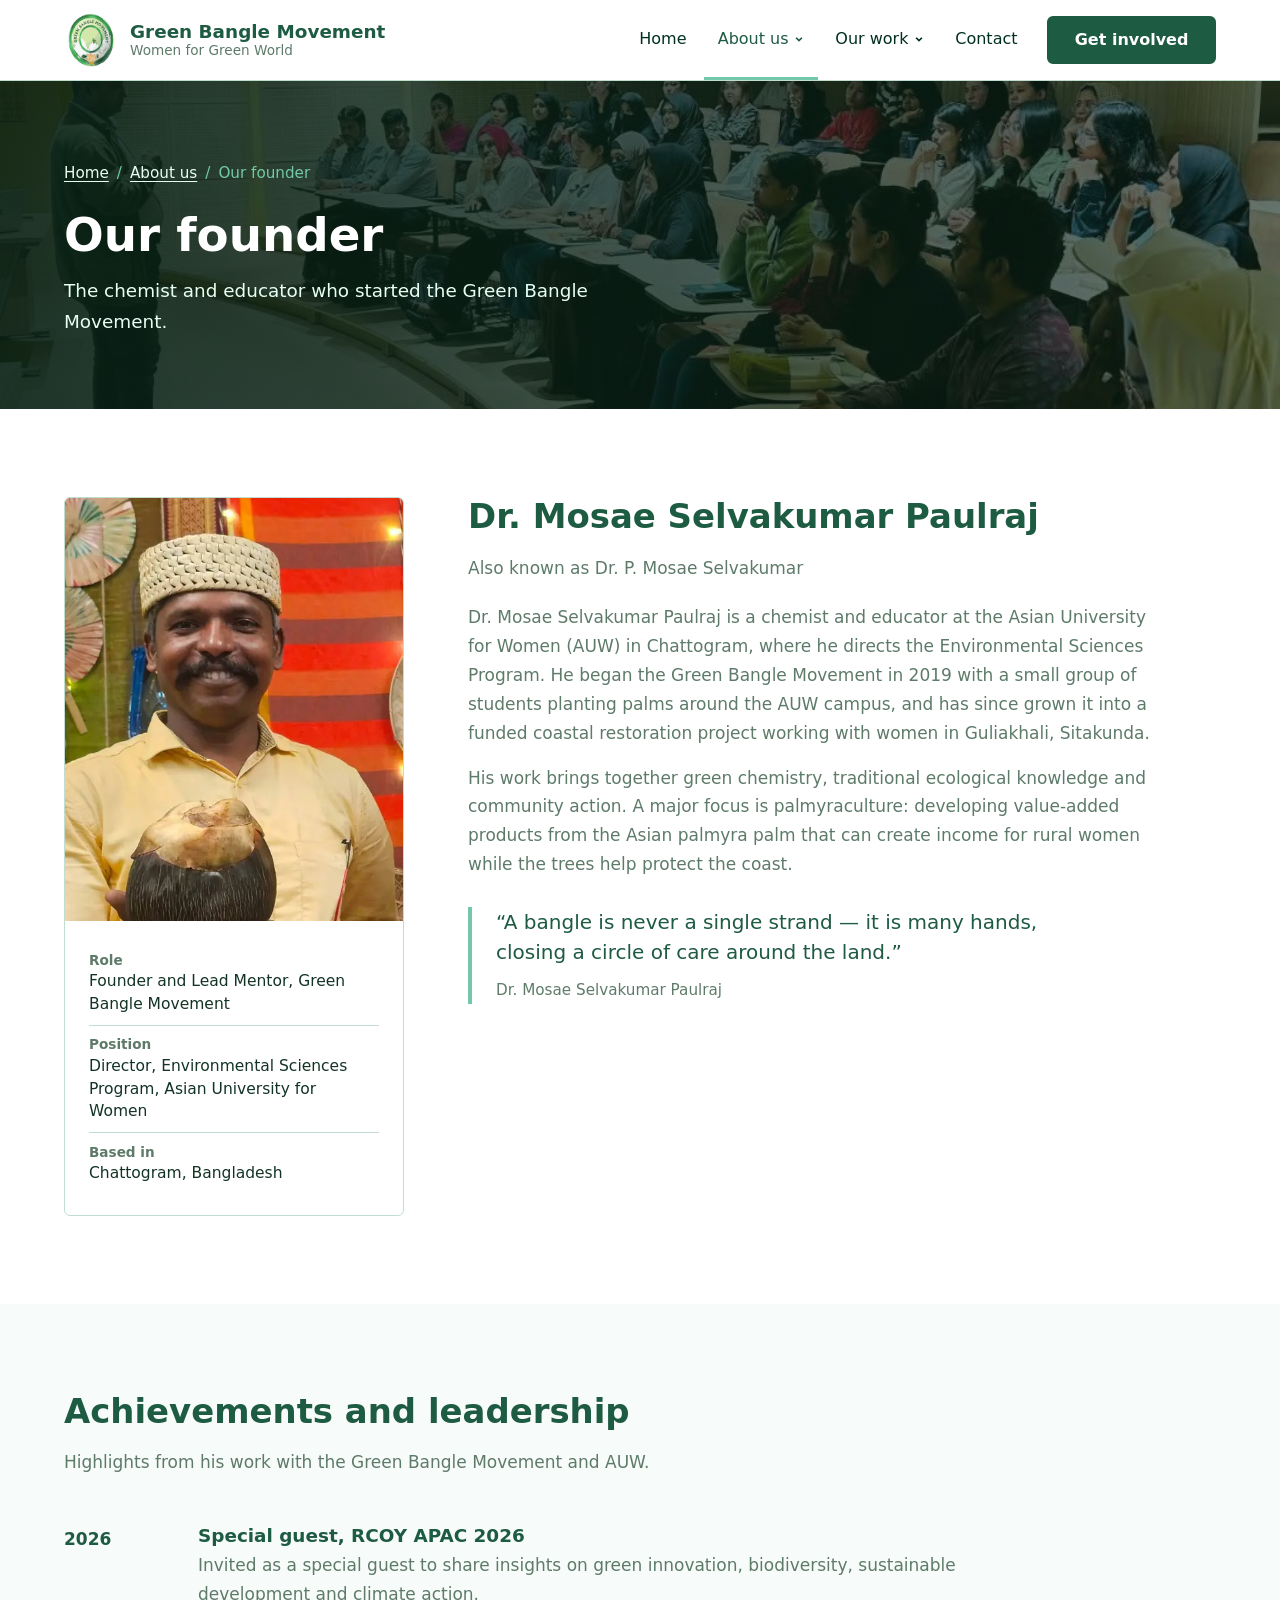
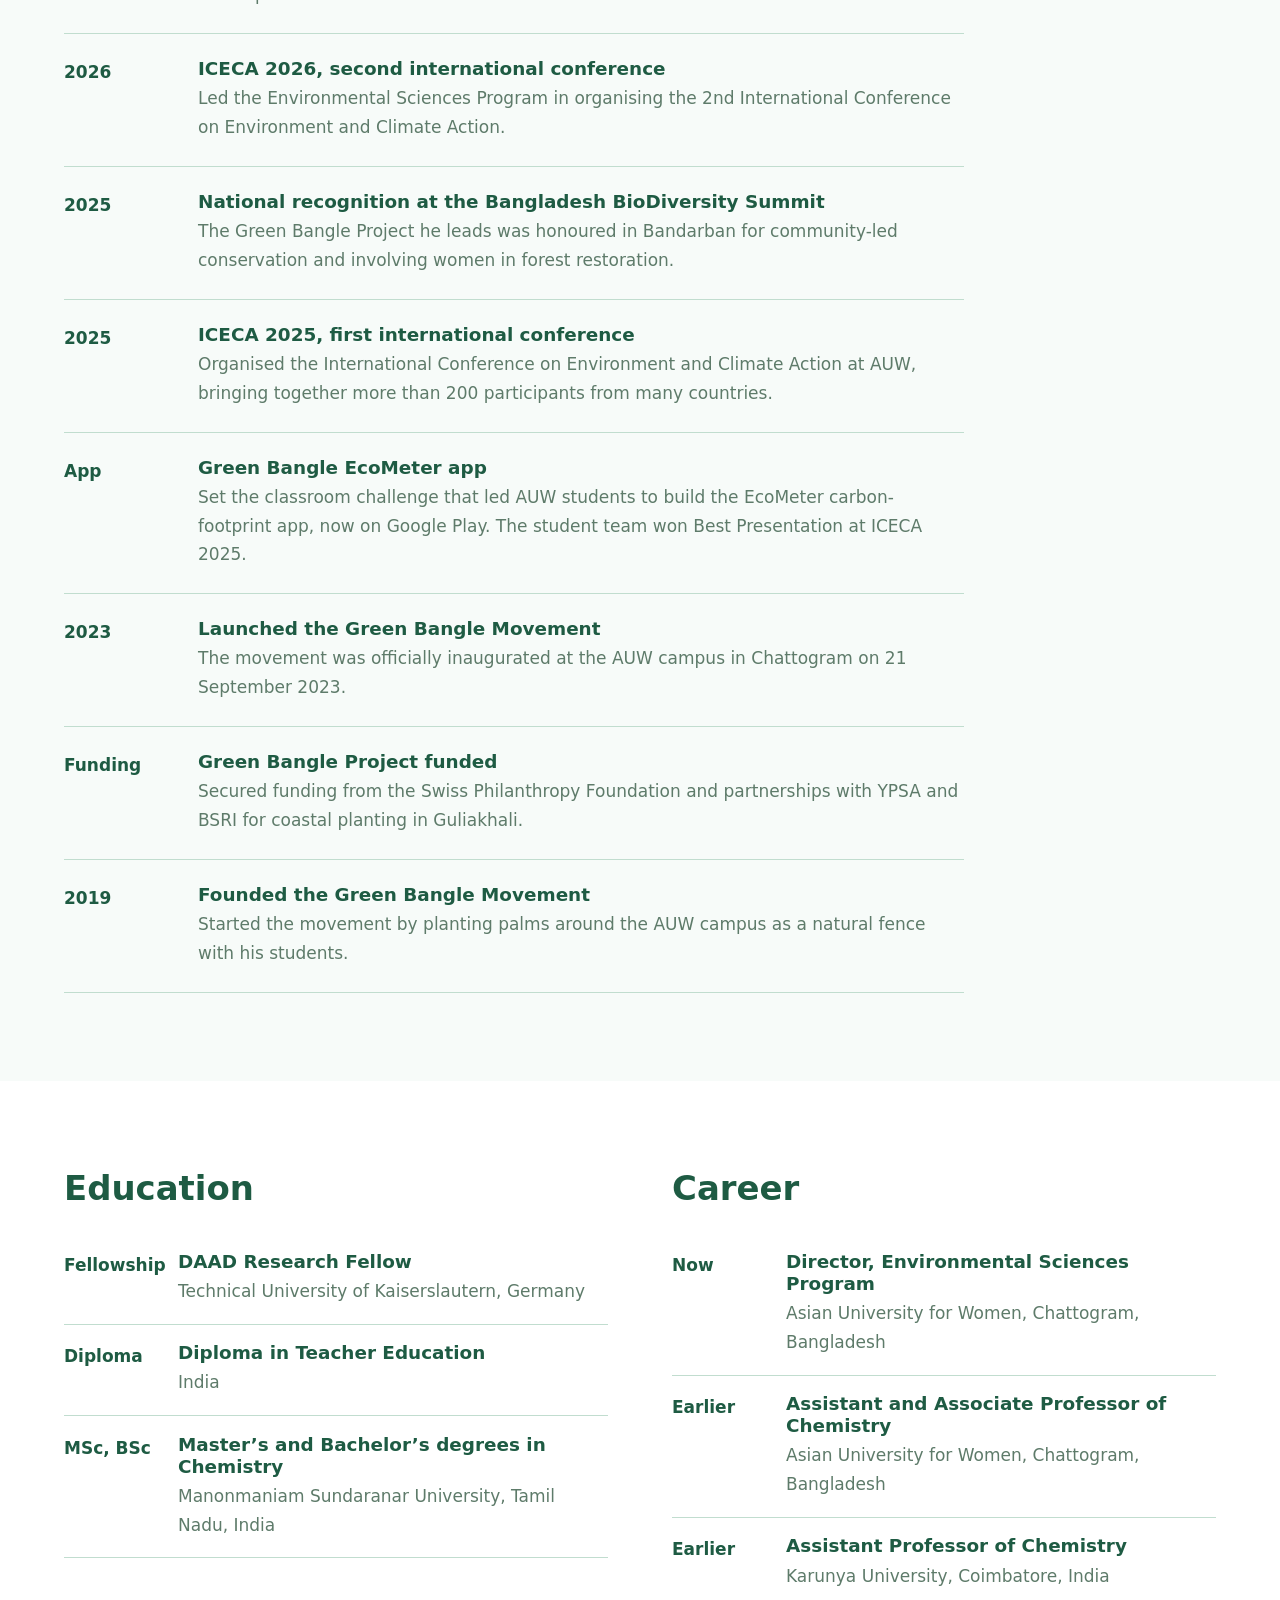
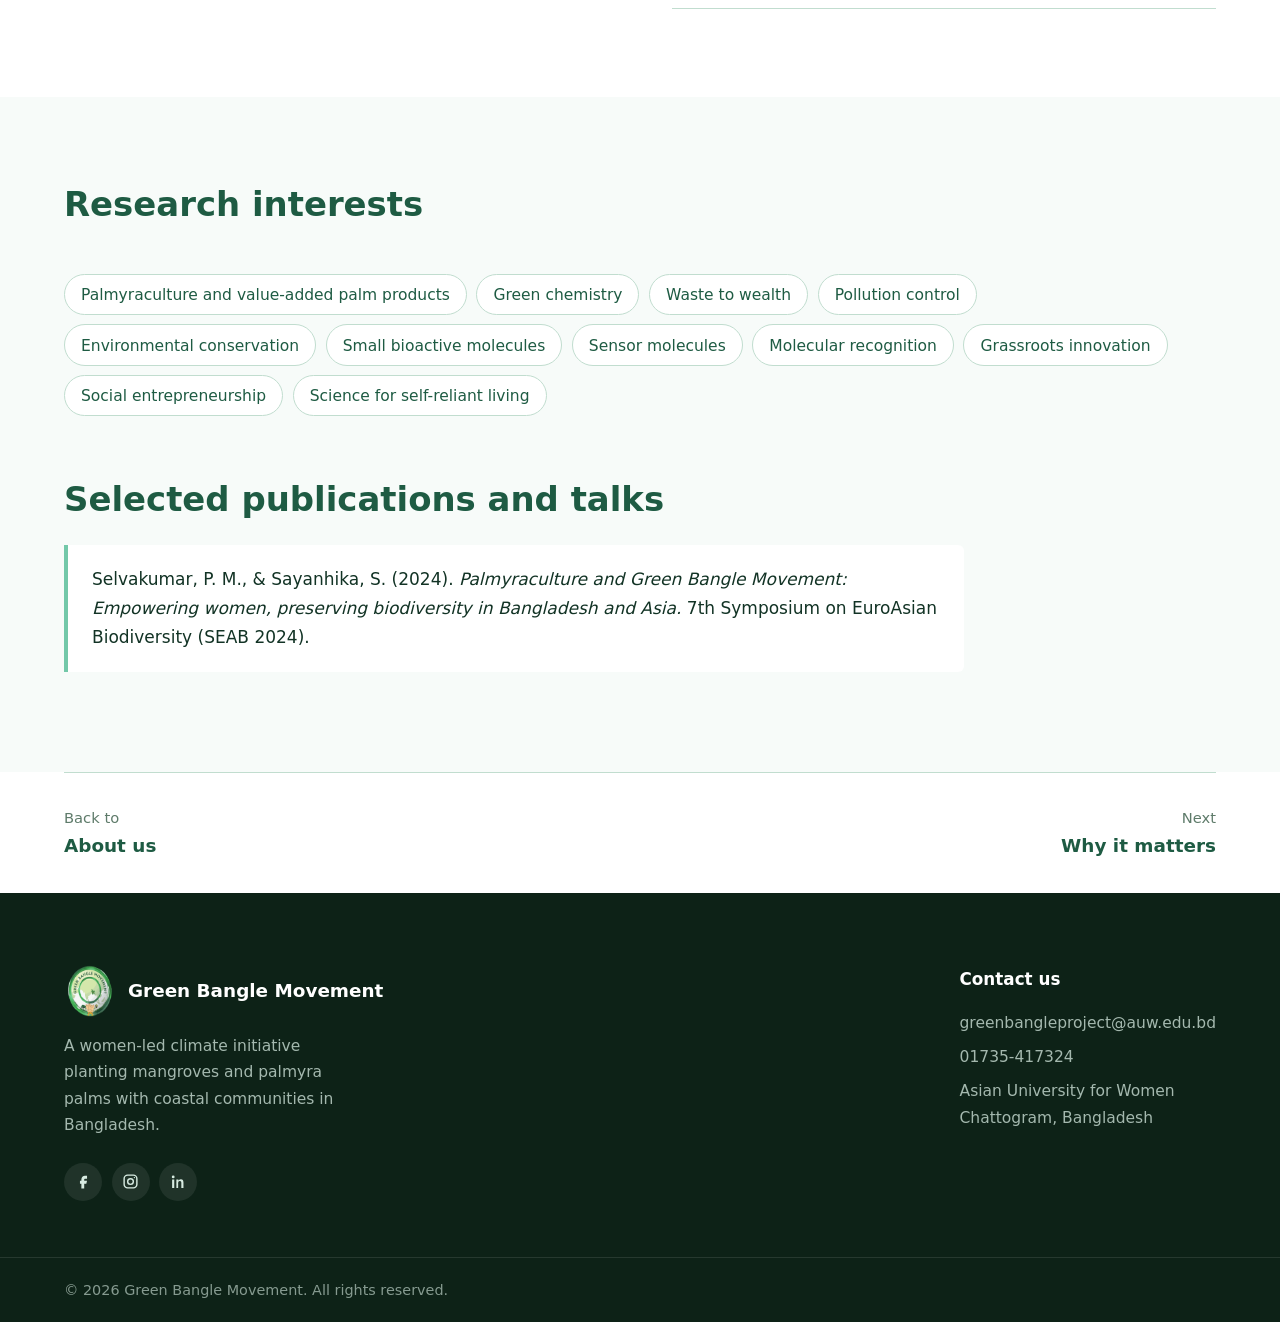
<file: gbm-site/founder.html>
<!DOCTYPE html>
<html lang="en">
<head>
  <meta charset="UTF-8" />
  <meta name="viewport" content="width=device-width, initial-scale=1.0" />
  <title>Dr. Mosae Selvakumar Paulraj – Founder – Green Bangle Movement</title>
  <meta name="description" content="Profile of Dr. Mosae Selvakumar Paulraj, founder of the Green Bangle Movement and Director of the Environmental Sciences Program at the Asian University for Women." />
  <meta name="theme-color" content="#1e5b43" />
  <meta property="og:type" content="profile" />
  <meta property="og:title" content="Dr. Mosae Selvakumar Paulraj – Founder of the Green Bangle Movement" />
  <meta property="og:description" content="Chemist, educator and founder of the Green Bangle Movement." />
  <meta property="og:image" content="https://www.yourdomain.org/img/founder-selvakumar.jpg" />
  <meta property="og:url" content="https://www.yourdomain.org/founder" />
  <meta property="og:site_name" content="Green Bangle Movement" />
  <meta name="twitter:card" content="summary_large_image" />
  <link rel="canonical" href="https://www.yourdomain.org/founder" />
  <link rel="icon" type="image/png" href="img/favicon.png" />
  <link rel="apple-touch-icon" href="img/apple-touch-icon.png" />
  <link rel="stylesheet" href="css/style.css" />
</head>
<body>
  <script src="js/header.js"></script>

  <main id="main">

    <!-- PAGE BANNER -->
    <section class="page-banner banner-founder">
      <div class="container">
        <nav class="breadcrumb" aria-label="Breadcrumb">
          <ol>
            <li><a href="index.html">Home</a></li>
            <li><a href="about.html">About us</a></li>
            <li><span aria-current="page">Our founder</span></li>
          </ol>
        </nav>
        <h1>Our founder</h1>
        <p>The chemist and educator who started the Green Bangle Movement.</p>
      </div>
    </section>

    <!-- PROFILE -->
    <section class="section">
      <div class="container profile">
        <div class="profile-card">
          <img class="profile-photo" src="img/founder-selvakumar.jpg" srcset="img/founder-selvakumar-800.webp 800w, img/founder-selvakumar.jpg 910w" sizes="(max-width: 860px) 100vw, 340px" width="910" height="1400" alt="Dr. Mosae Selvakumar Paulraj" />
          <ul class="profile-facts">
            <li><span>Role</span>Founder and Lead Mentor, Green Bangle Movement</li>
            <li><span>Position</span>Director, Environmental Sciences Program, Asian University for Women</li>
            <li><span>Based in</span>Chattogram, Bangladesh</li>
          </ul>
        </div>

        <div class="profile-body">
          <h2>Dr. Mosae Selvakumar Paulraj</h2>
          <p class="founder-role">Also known as Dr. P. Mosae Selvakumar</p>

          <p>
            Dr. Mosae Selvakumar Paulraj is a chemist and educator at the Asian University for
            Women (AUW) in Chattogram, where he directs the Environmental Sciences Program. He
            began the Green Bangle Movement in 2019 with a small group of students planting palms
            around the AUW campus, and has since grown it into a funded coastal restoration project
            working with women in Guliakhali, Sitakunda.
          </p>
          <p>
            His work brings together green chemistry, traditional ecological knowledge and
            community action. A major focus is palmyraculture: developing value-added products
            from the Asian palmyra palm that can create income for rural women while the trees
            help protect the coast.
          </p>

          <blockquote class="quote">
            <p>“A bangle is never a single strand — it is many hands, closing a circle of care around the land.”</p>
            <cite>Dr. Mosae Selvakumar Paulraj</cite>
          </blockquote>
        </div>
      </div>
    </section>

    <!--
      ==============================================================
      HOW TO ADD A NEW ITEM
      Copy one <li class="cv-item"> ... </li> block below, paste it
      at the top of the list, and change the year and text.
      Newest items go at the top.
      ==============================================================
    -->

    <!-- ACHIEVEMENTS AND LEADERSHIP -->
    <section class="section section-light" id="achievements">
      <div class="container">
        <div class="section-title">
          <h2>Achievements and leadership</h2>
          <p>Highlights from his work with the Green Bangle Movement and AUW.</p>
        </div>

        <ul class="cv-list">
          <li class="cv-item">
            <span class="cv-year">2026</span>
            <div>
              <h3>Special guest, RCOY APAC 2026</h3>
              <p>Invited as a special guest to share insights on green innovation, biodiversity, sustainable development and climate action.</p>
            </div>
          </li>
          <li class="cv-item">
            <span class="cv-year">2026</span>
            <div>
              <h3>ICECA 2026, second international conference</h3>
              <p>Led the Environmental Sciences Program in organising the 2nd International Conference on Environment and Climate Action.</p>
            </div>
          </li>
          <li class="cv-item">
            <span class="cv-year">2025</span>
            <div>
              <h3>National recognition at the Bangladesh BioDiversity Summit</h3>
              <p>The Green Bangle Project he leads was honoured in Bandarban for community-led conservation and involving women in forest restoration.</p>
            </div>
          </li>
          <li class="cv-item">
            <span class="cv-year">2025</span>
            <div>
              <h3>ICECA 2025, first international conference</h3>
              <p>Organised the International Conference on Environment and Climate Action at AUW, bringing together more than 200 participants from many countries.</p>
            </div>
          </li>
          <li class="cv-item">
            <span class="cv-year">App</span>
            <div>
              <h3>Green Bangle EcoMeter app</h3>
              <p>Set the classroom challenge that led AUW students to build the EcoMeter carbon-footprint app, now on Google Play. The student team won Best Presentation at ICECA 2025.</p>
            </div>
          </li>
          <li class="cv-item">
            <span class="cv-year">2023</span>
            <div>
              <h3>Launched the Green Bangle Movement</h3>
              <p>The movement was officially inaugurated at the AUW campus in Chattogram on 21 September 2023.</p>
            </div>
          </li>
          <li class="cv-item">
            <span class="cv-year">Funding</span>
            <div>
              <h3>Green Bangle Project funded</h3>
              <p>Secured funding from the Swiss Philanthropy Foundation and partnerships with YPSA and BSRI for coastal planting in Guliakhali.</p>
            </div>
          </li>
          <li class="cv-item">
            <span class="cv-year">2019</span>
            <div>
              <h3>Founded the Green Bangle Movement</h3>
              <p>Started the movement by planting palms around the AUW campus as a natural fence with his students.</p>
            </div>
          </li>
        </ul>
      </div>
    </section>

    <!-- EDUCATION AND CAREER -->
    <section class="section">
      <div class="container two-lists">
        <div>
          <h2>Education</h2>
          <ul class="cv-list compact">
            <!-- Add the PhD here, e.g.:
            <li class="cv-item">
              <span class="cv-year">Year</span>
              <div><h3>PhD in Chemistry</h3><p>University name, Country</p></div>
            </li>
            -->
            <li class="cv-item">
              <span class="cv-year">Fellowship</span>
              <div>
                <h3>DAAD Research Fellow</h3>
                <p>Technical University of Kaiserslautern, Germany</p>
              </div>
            </li>
            <li class="cv-item">
              <span class="cv-year">Diploma</span>
              <div>
                <h3>Diploma in Teacher Education</h3>
                <p>India</p>
              </div>
            </li>
            <li class="cv-item">
              <span class="cv-year">MSc, BSc</span>
              <div>
                <h3>Master’s and Bachelor’s degrees in Chemistry</h3>
                <p>Manonmaniam Sundaranar University, Tamil Nadu, India</p>
              </div>
            </li>
          </ul>
        </div>

        <div>
          <h2>Career</h2>
          <ul class="cv-list compact">
            <li class="cv-item">
              <span class="cv-year">Now</span>
              <div>
                <h3>Director, Environmental Sciences Program</h3>
                <p>Asian University for Women, Chattogram, Bangladesh</p>
              </div>
            </li>
            <li class="cv-item">
              <span class="cv-year">Earlier</span>
              <div>
                <h3>Assistant and Associate Professor of Chemistry</h3>
                <p>Asian University for Women, Chattogram, Bangladesh</p>
              </div>
            </li>
            <li class="cv-item">
              <span class="cv-year">Earlier</span>
              <div>
                <h3>Assistant Professor of Chemistry</h3>
                <p>Karunya University, Coimbatore, India</p>
              </div>
            </li>
          </ul>
        </div>
      </div>
    </section>

    <!-- RESEARCH -->
    <section class="section section-light">
      <div class="container">
        <div class="section-title">
          <h2>Research interests</h2>
        </div>
        <ul class="tag-list">
          <li>Palmyraculture and value-added palm products</li>
          <li>Green chemistry</li>
          <li>Waste to wealth</li>
          <li>Pollution control</li>
          <li>Environmental conservation</li>
          <li>Small bioactive molecules</li>
          <li>Sensor molecules</li>
          <li>Molecular recognition</li>
          <li>Grassroots innovation</li>
          <li>Social entrepreneurship</li>
          <li>Science for self-reliant living</li>
        </ul>

        <div class="section-title publications-title">
          <h2>Selected publications and talks</h2>
        </div>
        <ul class="pub-list">
          <!-- Add a publication by copying one <li> below -->
          <li>
            Selvakumar, P. M., &amp; Sayanhika, S. (2024). <em>Palmyraculture and Green Bangle Movement:
            Empowering women, preserving biodiversity in Bangladesh and Asia.</em>
            7th Symposium on EuroAsian Biodiversity (SEAB 2024).
          </li>
        </ul>
      </div>
    </section>

    <!-- NEXT PAGE -->
    <div class="container">
      <nav class="page-nav" aria-label="Previous and next page">
        <a href="about.html"><span>Back to</span><strong>About us</strong></a>
        <a href="why.html" class="next"><span>Next</span><strong>Why it matters</strong></a>
      </nav>
    </div>

  </main>

  <script src="js/footer.js"></script>
  <script src="js/main.js"></script>
</body>
</html>
</file>
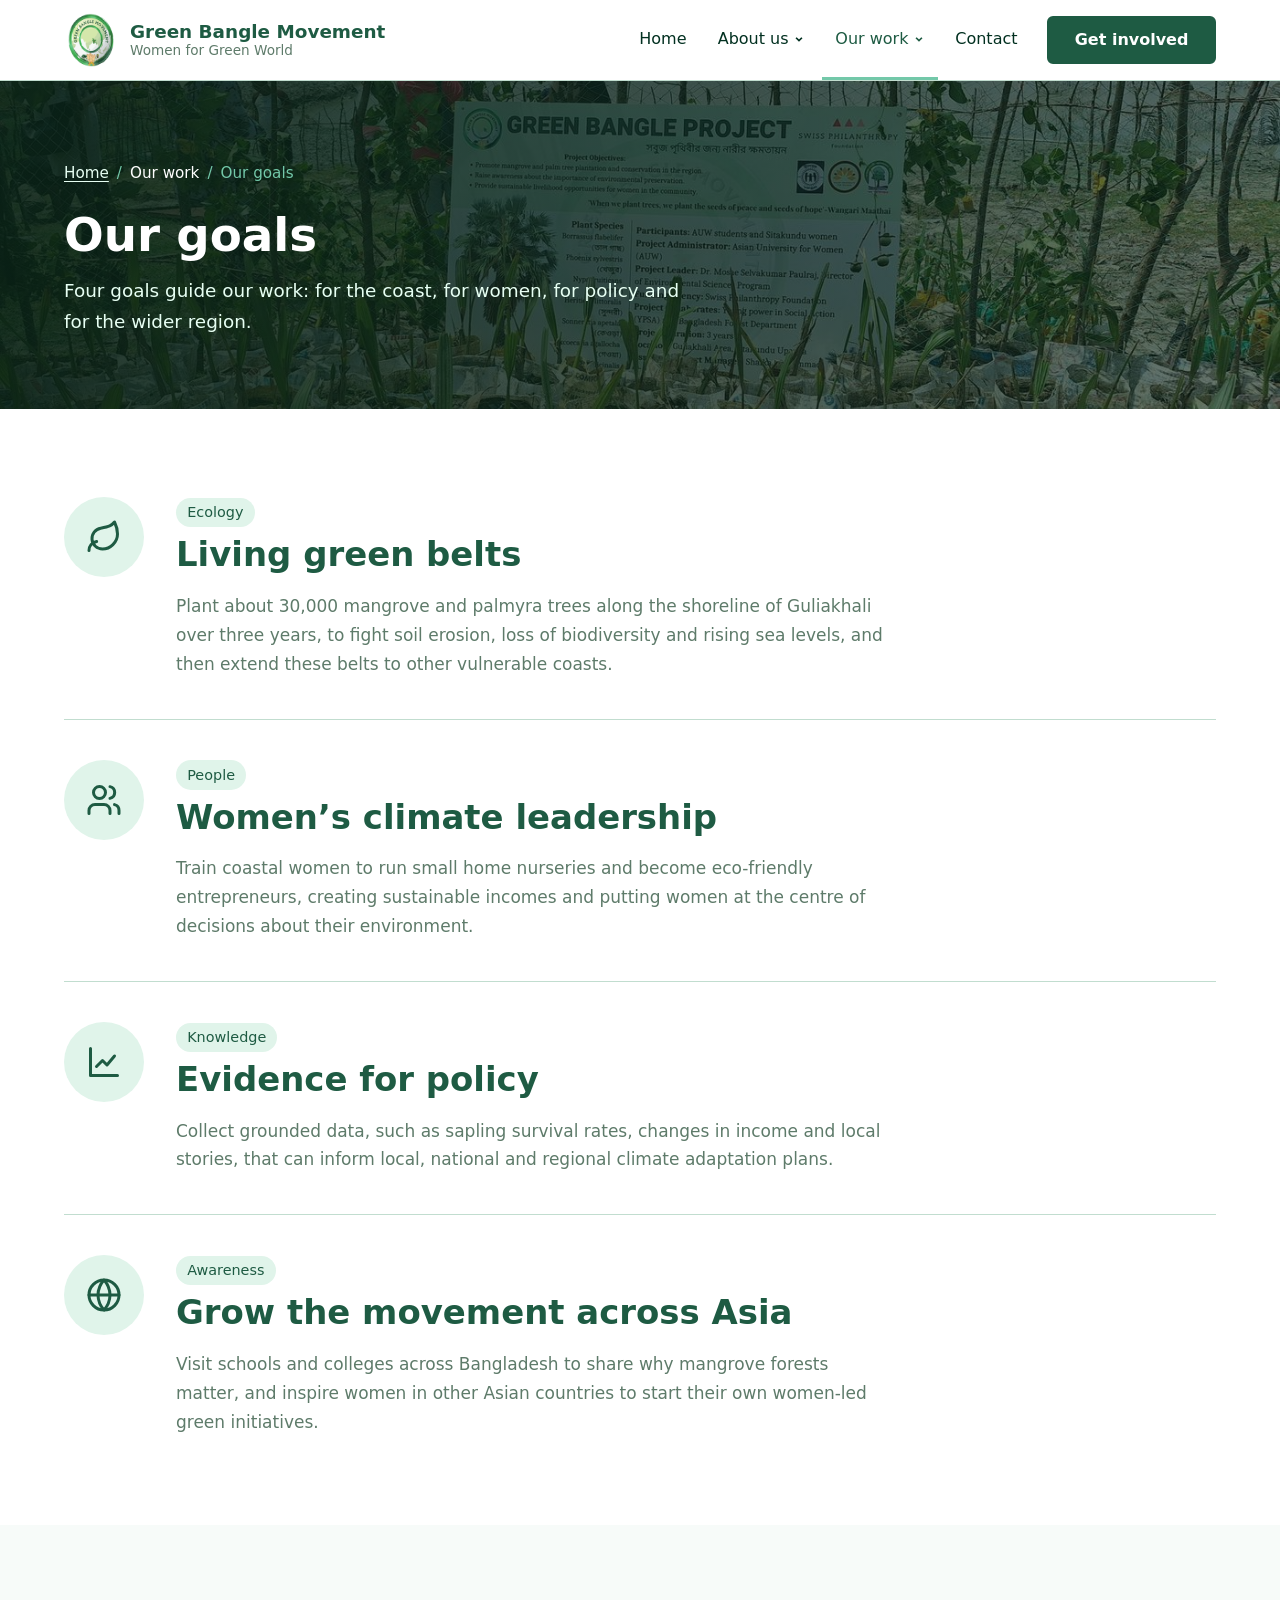
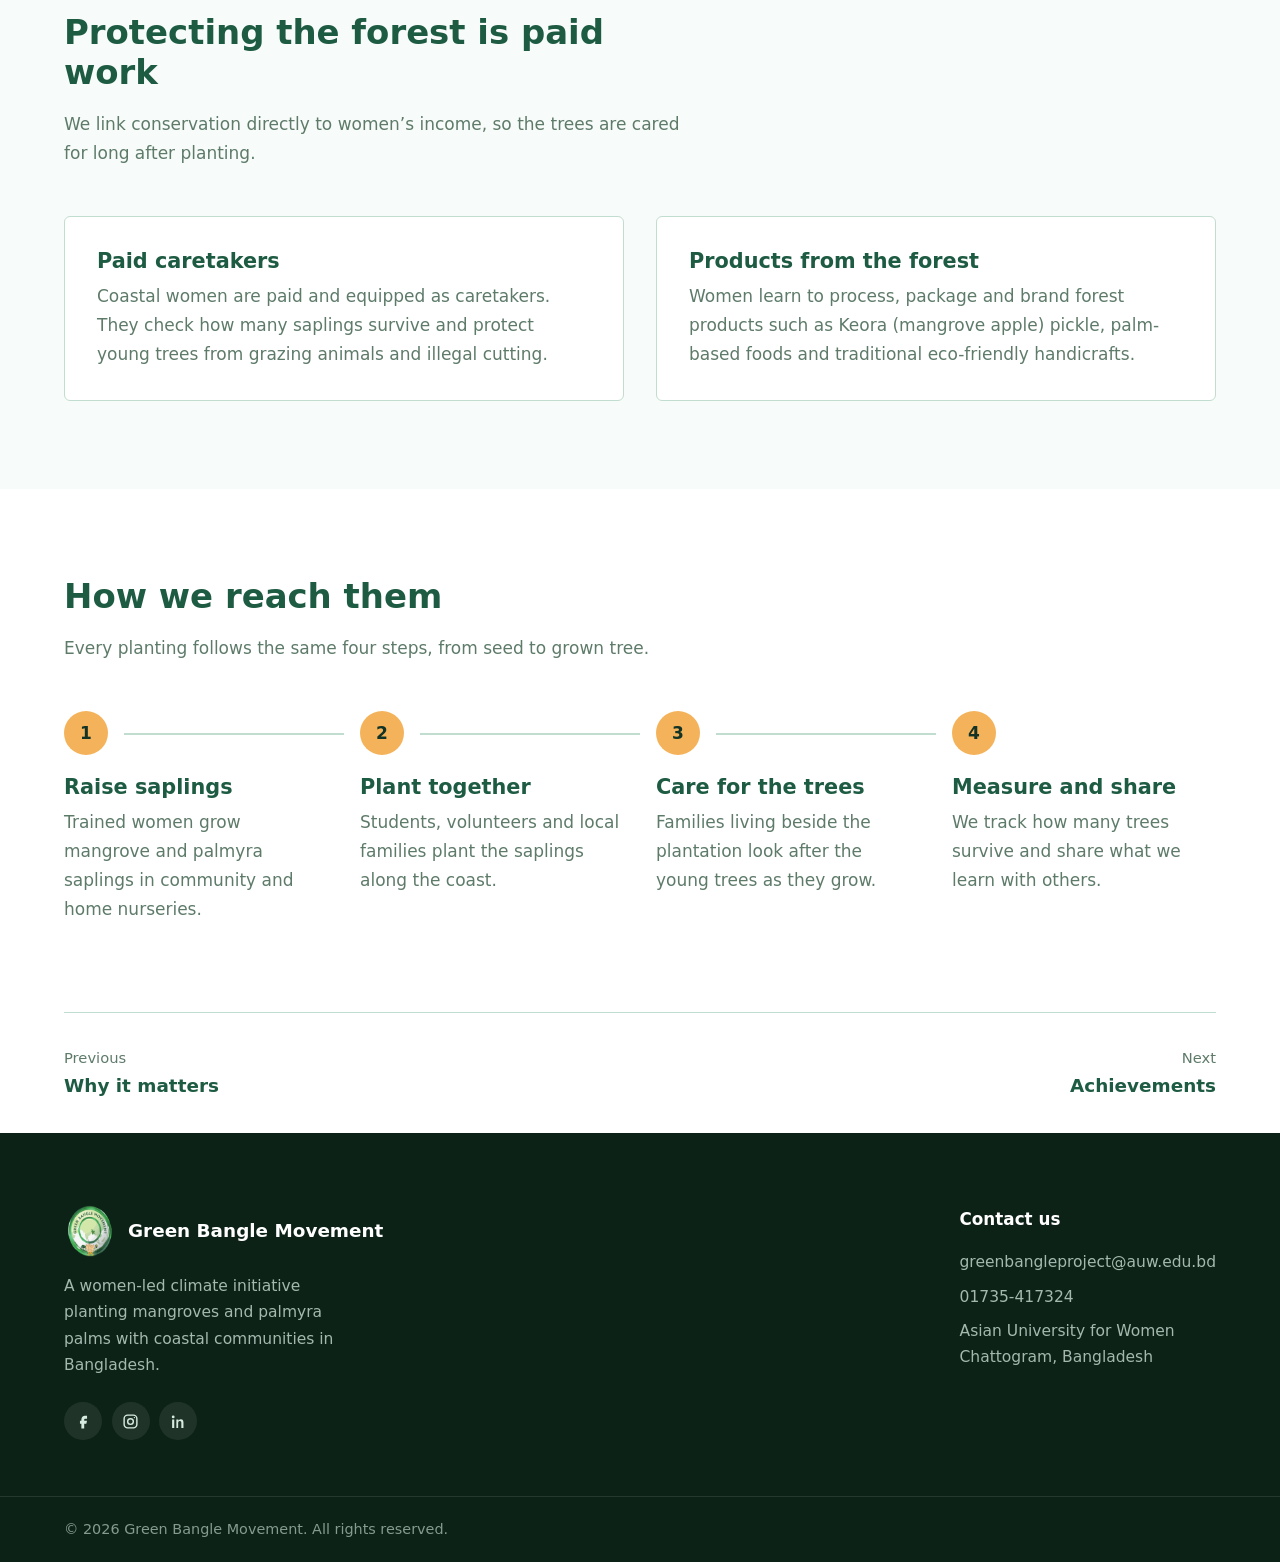
<file: gbm-site/goals.html>
<!DOCTYPE html>
<html lang="en">
<head>
  <meta charset="UTF-8" />
  <meta name="viewport" content="width=device-width, initial-scale=1.0" />
  <title>Our Goals – Green Bangle Movement</title>
  <meta name="description" content="The goals of the Green Bangle Movement: living green belts along the coast, women’s climate leadership, and evidence for policy." />
  <meta name="theme-color" content="#1e5b43" />
  <meta property="og:type" content="website" />
  <meta property="og:title" content="Green Bangle Movement – Our goals" />
  <meta property="og:description" content="What we’re working towards along Bangladesh’s coastline." />
  <meta property="og:image" content="https://www.yourdomain.org/img/nursery-saplings.jpg" />
  <meta property="og:url" content="https://www.yourdomain.org/goals" />
  <meta property="og:site_name" content="Green Bangle Movement" />
  <meta name="twitter:card" content="summary_large_image" />
  <link rel="canonical" href="https://www.yourdomain.org/goals" />
  <link rel="icon" type="image/png" href="img/favicon.png" />
  <link rel="apple-touch-icon" href="img/apple-touch-icon.png" />
  <link rel="stylesheet" href="css/style.css" />
</head>
<body>
  <script src="js/header.js"></script>

  <main id="main">

    <!-- PAGE BANNER -->
    <section class="page-banner banner-goals">
      <div class="container">
        <nav class="breadcrumb" aria-label="Breadcrumb">
          <ol>
            <li><a href="index.html">Home</a></li>
            <li>Our work</li>
            <li><span aria-current="page">Our goals</span></li>
          </ol>
        </nav>
        <h1>Our goals</h1>
        <p>Four goals guide our work: for the coast, for women, for policy and for the wider region.</p>
      </div>
    </section>

    <!-- GOALS -->
    <section class="section">
      <div class="container">
        <div class="goal">
          <div class="icon-circle">
            <svg viewBox="0 0 24 24" fill="none" stroke="currentColor" stroke-width="2" stroke-linecap="round" stroke-linejoin="round" aria-hidden="true"><path d="M11 20A7 7 0 0 1 9.8 6.1C15.5 5 17 4.5 19 2c1 2 2 4.2 2 8 0 5.5-4.8 10-10 10Z"/><path d="M2 21c0-3 1.9-5.4 5.1-6"/></svg>
          </div>
          <div>
            <span class="goal-tag">Ecology</span>
            <h2>Living green belts</h2>
            <p>
              Plant about 30,000 mangrove and palmyra trees along the shoreline of
              Guliakhali over three years, to fight soil erosion, loss of biodiversity
              and rising sea levels, and then extend these belts to other vulnerable coasts.
            </p>
          </div>
        </div>

        <div class="goal">
          <div class="icon-circle">
            <svg viewBox="0 0 24 24" fill="none" stroke="currentColor" stroke-width="2" stroke-linecap="round" stroke-linejoin="round" aria-hidden="true"><path d="M16 21v-2a4 4 0 0 0-4-4H6a4 4 0 0 0-4 4v2"/><circle cx="9" cy="7" r="4"/><path d="M22 21v-2a4 4 0 0 0-3-3.9M16 3.1a4 4 0 0 1 0 7.8"/></svg>
          </div>
          <div>
            <span class="goal-tag">People</span>
            <h2>Women’s climate leadership</h2>
            <p>
              Train coastal women to run small home nurseries and become eco-friendly
              entrepreneurs, creating sustainable incomes and putting women at the centre
              of decisions about their environment.
            </p>
          </div>
        </div>

        <div class="goal">
          <div class="icon-circle">
            <svg viewBox="0 0 24 24" fill="none" stroke="currentColor" stroke-width="2" stroke-linecap="round" stroke-linejoin="round" aria-hidden="true"><path d="M3 3v18h18"/><path d="M7 15l4-4 3 3 5-6"/></svg>
          </div>
          <div>
            <span class="goal-tag">Knowledge</span>
            <h2>Evidence for policy</h2>
            <p>
              Collect grounded data, such as sapling survival rates, changes in income and
              local stories, that can inform local, national and regional climate
              adaptation plans.
            </p>
          </div>
        </div>

        <div class="goal">
          <div class="icon-circle">
            <svg viewBox="0 0 24 24" fill="none" stroke="currentColor" stroke-width="2" stroke-linecap="round" stroke-linejoin="round" aria-hidden="true"><circle cx="12" cy="12" r="10"/><path d="M2 12h20"/><path d="M12 2a15.3 15.3 0 0 1 4 10 15.3 15.3 0 0 1-4 10 15.3 15.3 0 0 1-4-10 15.3 15.3 0 0 1 4-10z"/></svg>
          </div>
          <div>
            <span class="goal-tag">Awareness</span>
            <h2>Grow the movement across Asia</h2>
            <p>
              Visit schools and colleges across Bangladesh to share why mangrove forests
              matter, and inspire women in other Asian countries to start their own
              women-led green initiatives.
            </p>
          </div>
        </div>
      </div>
    </section>

    <!-- LIVELIHOODS -->
    <section class="section section-light">
      <div class="container">
        <div class="section-title">
          <h2>Protecting the forest is paid work</h2>
          <p>We link conservation directly to women’s income, so the trees are cared for long after planting.</p>
        </div>

        <div class="compare">
          <div class="compare-box">
            <h3>Paid caretakers</h3>
            <p class="muted-text">
              Coastal women are paid and equipped as caretakers. They check how many saplings
              survive and protect young trees from grazing animals and illegal cutting.
            </p>
          </div>
          <div class="compare-box">
            <h3>Products from the forest</h3>
            <p class="muted-text">
              Women learn to process, package and brand forest products such as Keora
              (mangrove apple) pickle, palm-based foods and traditional eco-friendly handicrafts.
            </p>
          </div>
        </div>
      </div>
    </section>

    <!-- HOW WE WORK -->
    <section class="section">
      <div class="container">
        <div class="section-title">
          <h2>How we reach them</h2>
          <p>Every planting follows the same four steps, from seed to grown tree.</p>
        </div>

        <ol class="steps">
          <li class="step">
            <h3>Raise saplings</h3>
            <p>Trained women grow mangrove and palmyra saplings in community and home nurseries.</p>
          </li>
          <li class="step">
            <h3>Plant together</h3>
            <p>Students, volunteers and local families plant the saplings along the coast.</p>
          </li>
          <li class="step">
            <h3>Care for the trees</h3>
            <p>Families living beside the plantation look after the young trees as they grow.</p>
          </li>
          <li class="step">
            <h3>Measure and share</h3>
            <p>We track how many trees survive and share what we learn with others.</p>
          </li>
        </ol>
      </div>
    </section>

    <!-- NEXT PAGE -->
    <div class="container">
      <nav class="page-nav" aria-label="Previous and next page">
        <a href="why.html"><span>Previous</span><strong>Why it matters</strong></a>
        <a href="achievements.html" class="next"><span>Next</span><strong>Achievements</strong></a>
      </nav>
    </div>

  </main>

  <script src="js/footer.js"></script>
  <script src="js/main.js"></script>
</body>
</html>
</file>
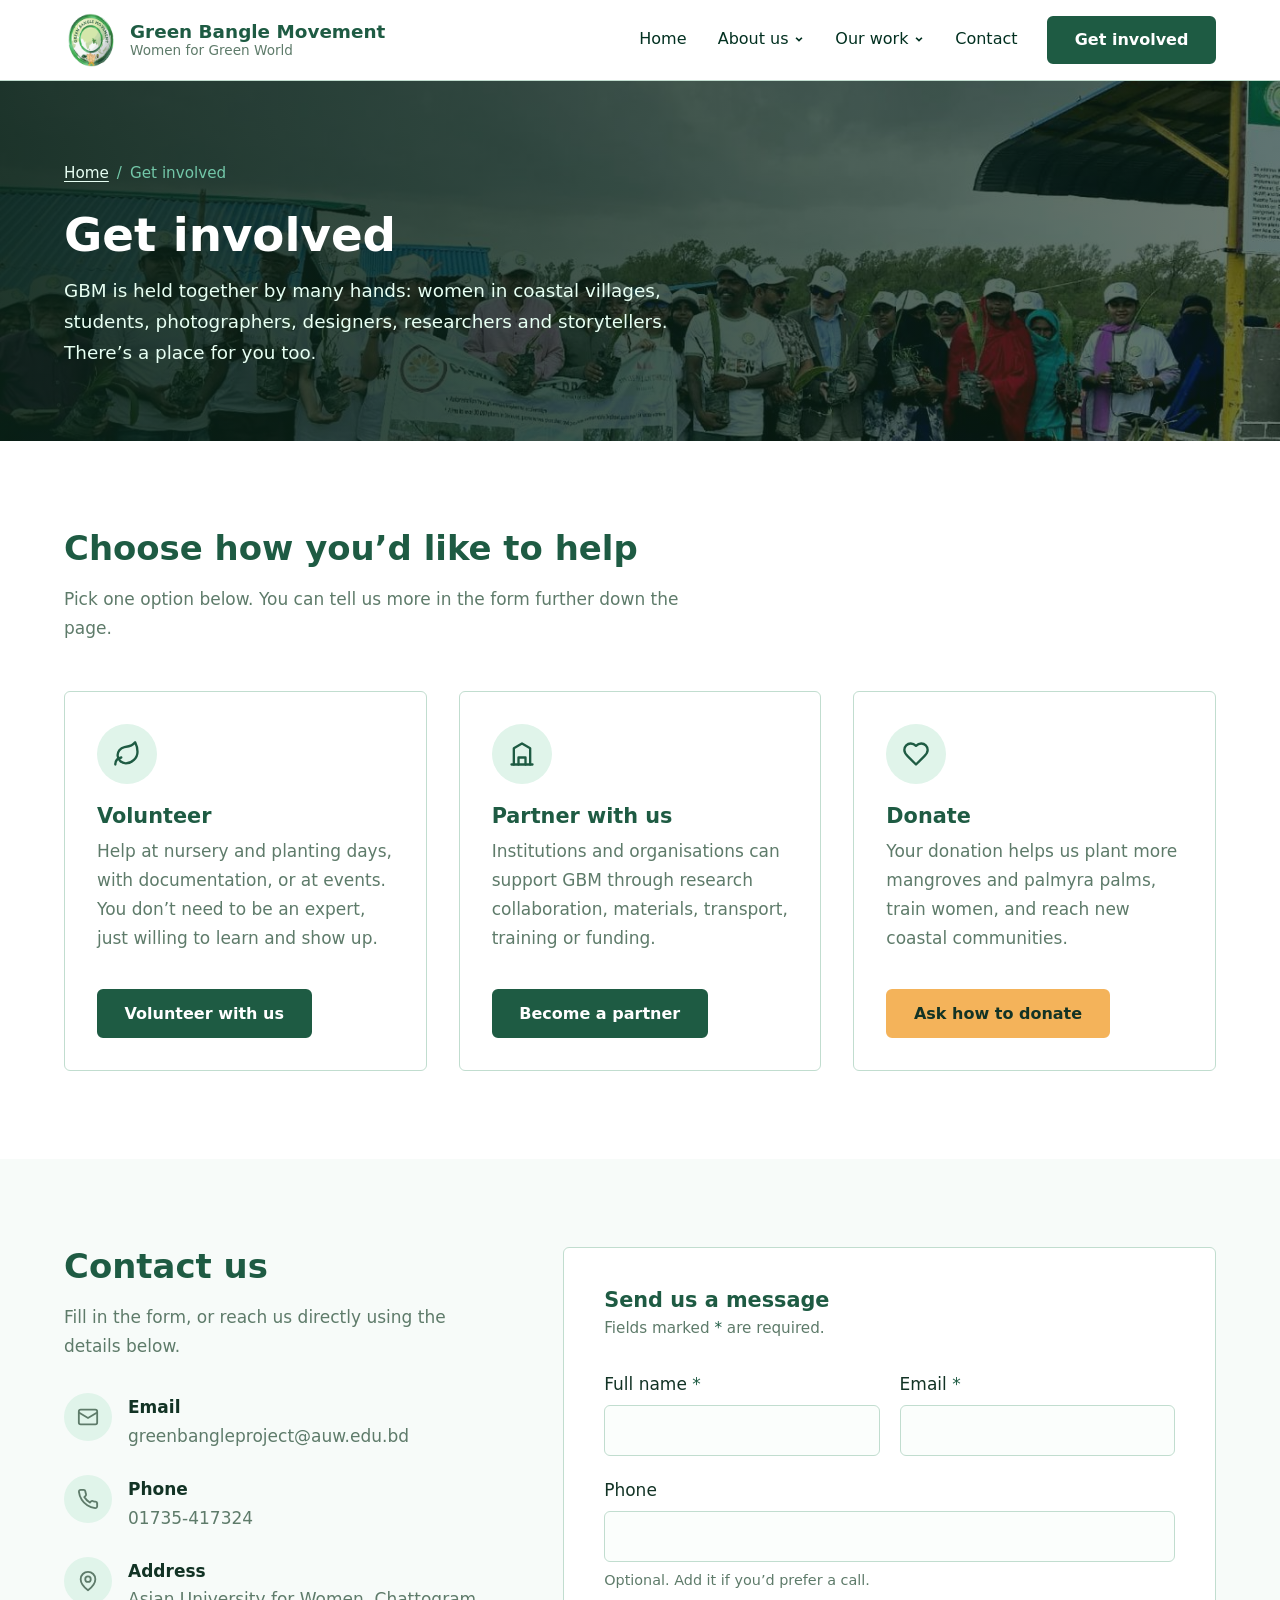
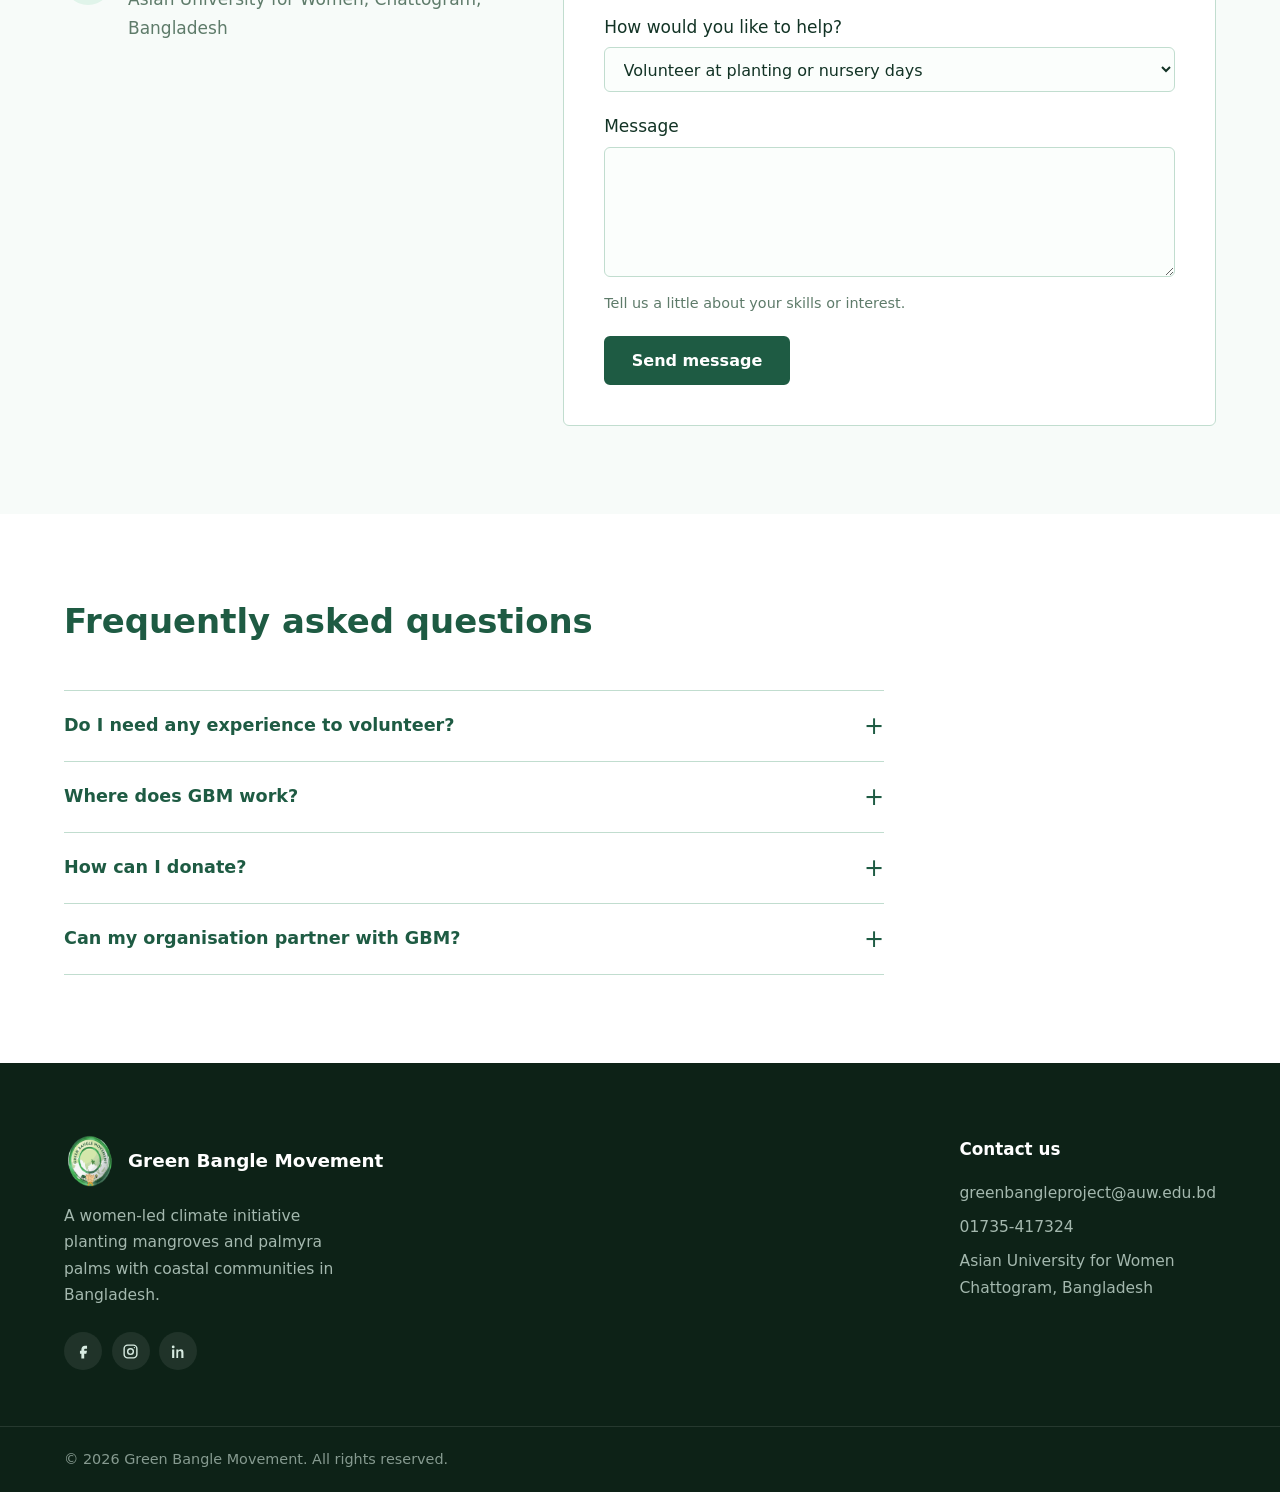
<file: gbm-site/join.html>
<!DOCTYPE html>
<html lang="en">
<head>
  <meta charset="UTF-8" />
  <meta name="viewport" content="width=device-width, initial-scale=1.0" />
  <title>Get Involved – Green Bangle Movement</title>
  <meta name="description" content="Volunteer, partner with or donate to the Green Bangle Movement, or contact our team in Chattogram, Bangladesh." />
  <meta name="theme-color" content="#1e5b43" />
  <meta property="og:type" content="website" />
  <meta property="og:title" content="Get involved with the Green Bangle Movement" />
  <meta property="og:description" content="Volunteer, partner or donate." />
  <meta property="og:image" content="https://www.yourdomain.org/img/volunteers-sapling-beds.jpg" />
  <meta property="og:url" content="https://www.yourdomain.org/join" />
  <meta property="og:site_name" content="Green Bangle Movement" />
  <meta name="twitter:card" content="summary_large_image" />
  <link rel="canonical" href="https://www.yourdomain.org/join" />
  <link rel="icon" type="image/png" href="img/favicon.png" />
  <link rel="apple-touch-icon" href="img/apple-touch-icon.png" />
  <link rel="stylesheet" href="css/style.css" />
</head>
<body>
  <script src="js/header.js"></script>

  <main id="main">

    <!-- PAGE BANNER -->
    <section class="page-banner banner-join">
      <div class="container">
        <nav class="breadcrumb" aria-label="Breadcrumb">
          <ol>
            <li><a href="index.html">Home</a></li>
            <li><span aria-current="page">Get involved</span></li>
          </ol>
        </nav>
        <h1>Get involved</h1>
        <p>
          GBM is held together by many hands: women in coastal villages, students,
          photographers, designers, researchers and storytellers. There’s a place for you too.
        </p>
      </div>
    </section>

    <!-- WAYS TO HELP -->
    <section class="section">
      <div class="container">
        <div class="section-title">
          <h2>Choose how you’d like to help</h2>
          <p>Pick one option below. You can tell us more in the form further down the page.</p>
        </div>

        <div class="ways">
          <div class="way" id="volunteer">
            <div class="icon-circle">
              <svg viewBox="0 0 24 24" fill="none" stroke="currentColor" stroke-width="2" stroke-linecap="round" stroke-linejoin="round" aria-hidden="true"><path d="M11 20A7 7 0 0 1 9.8 6.1C15.5 5 17 4.5 19 2c1 2 2 4.2 2 8 0 5.5-4.8 10-10 10Z"/><path d="M2 21c0-3 1.9-5.4 5.1-6"/></svg>
            </div>
            <h3>Volunteer</h3>
            <p>
              Help at nursery and planting days, with documentation, or at events.
              You don’t need to be an expert, just willing to learn and show up.
            </p>
            <a href="#contact-form" class="btn" data-choose="Volunteer at planting or nursery days">Volunteer with us</a>
          </div>

          <div class="way" id="support">
            <div class="icon-circle">
              <svg viewBox="0 0 24 24" fill="none" stroke="currentColor" stroke-width="2" stroke-linecap="round" stroke-linejoin="round" aria-hidden="true"><path d="M3 21h18"/><path d="M5 21V7l7-4 7 4v14"/><path d="M9 21v-6h6v6"/></svg>
            </div>
            <h3>Partner with us</h3>
            <p>
              Institutions and organisations can support GBM through research
              collaboration, materials, transport, training or funding.
            </p>
            <a href="#contact-form" class="btn" data-choose="Partner with GBM as an organisation">Become a partner</a>
          </div>

          <div class="way" id="donate">
            <div class="icon-circle">
              <svg viewBox="0 0 24 24" fill="none" stroke="currentColor" stroke-width="2" stroke-linecap="round" stroke-linejoin="round" aria-hidden="true"><path d="M19 14c1.5-1.5 3-3.2 3-5.5A5.5 5.5 0 0 0 16.5 3c-1.8 0-3 .5-4.5 2-1.5-1.5-2.7-2-4.5-2A5.5 5.5 0 0 0 2 8.5c0 2.3 1.5 4 3 5.5l7 7Z"/></svg>
            </div>
            <h3>Donate</h3>
            <p>
              Your donation helps us plant more mangroves and palmyra palms, train
              women, and reach new coastal communities.
            </p>
            <a href="#contact-form" class="btn btn-warm" data-choose="Donate">Ask how to donate</a>
          </div>
        </div>
      </div>
    </section>

    <!-- CONTACT + FORM -->
    <section class="section section-light" id="contact">
      <div class="container contact-grid">
        <div>
          <h2>Contact us</h2>
          <p class="muted-text">Fill in the form, or reach us directly using the details below.</p>

          <ul class="contact-info">
            <li>
              <span class="icon-circle">
                <svg viewBox="0 0 24 24" fill="none" stroke="currentColor" stroke-width="2" aria-hidden="true"><rect x="2" y="4" width="20" height="16" rx="2"/><path d="m22 7-10 6L2 7"/></svg>
              </span>
              <div>
                <strong>Email</strong>
                <a href="mailto:greenbangleproject@auw.edu.bd">greenbangleproject@auw.edu.bd</a>
              </div>
            </li>
            <li>
              <span class="icon-circle">
                <svg viewBox="0 0 24 24" fill="none" stroke="currentColor" stroke-width="2" aria-hidden="true"><path d="M22 16.9v3a2 2 0 0 1-2.2 2 19.8 19.8 0 0 1-8.6-3.1 19.5 19.5 0 0 1-6-6A19.8 19.8 0 0 1 2.1 4.2 2 2 0 0 1 4.1 2h3a2 2 0 0 1 2 1.7c.1 1 .4 1.9.7 2.8a2 2 0 0 1-.5 2.1L8 9.9a16 16 0 0 0 6 6l1.3-1.3a2 2 0 0 1 2.1-.4c.9.3 1.8.6 2.8.7a2 2 0 0 1 1.7 2Z"/></svg>
              </span>
              <div>
                <strong>Phone</strong>
                <a href="tel:+8801735417324">01735-417324</a>
              </div>
            </li>
            <li>
              <span class="icon-circle">
                <svg viewBox="0 0 24 24" fill="none" stroke="currentColor" stroke-width="2" aria-hidden="true"><path d="M20 10c0 6-8 12-8 12s-8-6-8-12a8 8 0 0 1 16 0Z"/><circle cx="12" cy="10" r="3"/></svg>
              </span>
              <div>
                <strong>Address</strong>
                <span>Asian University for Women, Chattogram, Bangladesh</span>
              </div>
            </li>
          </ul>
        </div>

        <form class="form-card" id="contact-form" data-gbm-form novalidate>
          <h3>Send us a message</h3>
          <p class="form-note">Fields marked <span class="required">*</span> are required.</p>

          <div class="form-row">
            <div class="form-group">
              <label for="f-name">Full name <span class="required" aria-hidden="true">*</span></label>
              <input id="f-name" name="name" type="text" autocomplete="name" required data-name="full name" aria-describedby="f-name-error" />
              <span class="form-error" id="f-name-error"></span>
            </div>
            <div class="form-group">
              <label for="f-email">Email <span class="required" aria-hidden="true">*</span></label>
              <input id="f-email" name="email" type="email" autocomplete="email" required data-name="email address" aria-describedby="f-email-error" />
              <span class="form-error" id="f-email-error"></span>
            </div>
          </div>

          <div class="form-group">
            <label for="f-phone">Phone</label>
            <input id="f-phone" name="phone" type="tel" autocomplete="tel" aria-describedby="f-phone-hint" />
            <span class="form-hint" id="f-phone-hint">Optional. Add it if you’d prefer a call.</span>
          </div>

          <div class="form-group">
            <label for="f-help">How would you like to help?</label>
            <select id="f-help" name="help">
              <option>Volunteer at planting or nursery days</option>
              <option>Support women’s training and crafts</option>
              <option>Help with research and documentation</option>
              <option>Help with events, photos or outreach</option>
              <option>Partner with GBM as an organisation</option>
              <option>Donate</option>
              <option>Something else</option>
            </select>
          </div>

          <div class="form-group">
            <label for="f-message">Message</label>
            <textarea id="f-message" name="message" aria-describedby="f-message-hint"></textarea>
            <span class="form-hint" id="f-message-hint">Tell us a little about your skills or interest.</span>
          </div>

          <button type="submit" class="btn">Send message</button>
          <p class="form-status" role="status" aria-live="polite"></p>
        </form>
      </div>
    </section>

    <!-- FAQ -->
    <section class="section">
      <div class="container">
        <div class="section-title">
          <h2>Frequently asked questions</h2>
        </div>

        <div class="faq">
          <details>
            <summary>Do I need any experience to volunteer?</summary>
            <p>No. You don’t need to be an expert. Our team will show you what to do at nursery and planting days. All you need is the willingness to learn and show up.</p>
          </details>
          <details>
            <summary>Where does GBM work?</summary>
            <p>GBM is based at the Asian University for Women in Chattogram. Our main planting site is the coastal village of Guliakhali in Sitakunda Upazila, and we also plant on hillsides around Chattogram.</p>
          </details>
          <details>
            <summary>How can I donate?</summary>
            <p>Email us at greenbangleproject@auw.edu.bd or use the form on this page, and we’ll send you our bank and mobile banking details.</p>
          </details>
          <details>
            <summary>Can my organisation partner with GBM?</summary>
            <p>Yes. We work with institutions, collectives and allies on research, materials, transport, training and funding. Choose “Partner with GBM” in the form and tell us what you have in mind.</p>
          </details>
        </div>
      </div>
    </section>

  </main>

  <script src="js/footer.js"></script>
  <script src="js/main.js"></script>
</body>
</html>
</file>
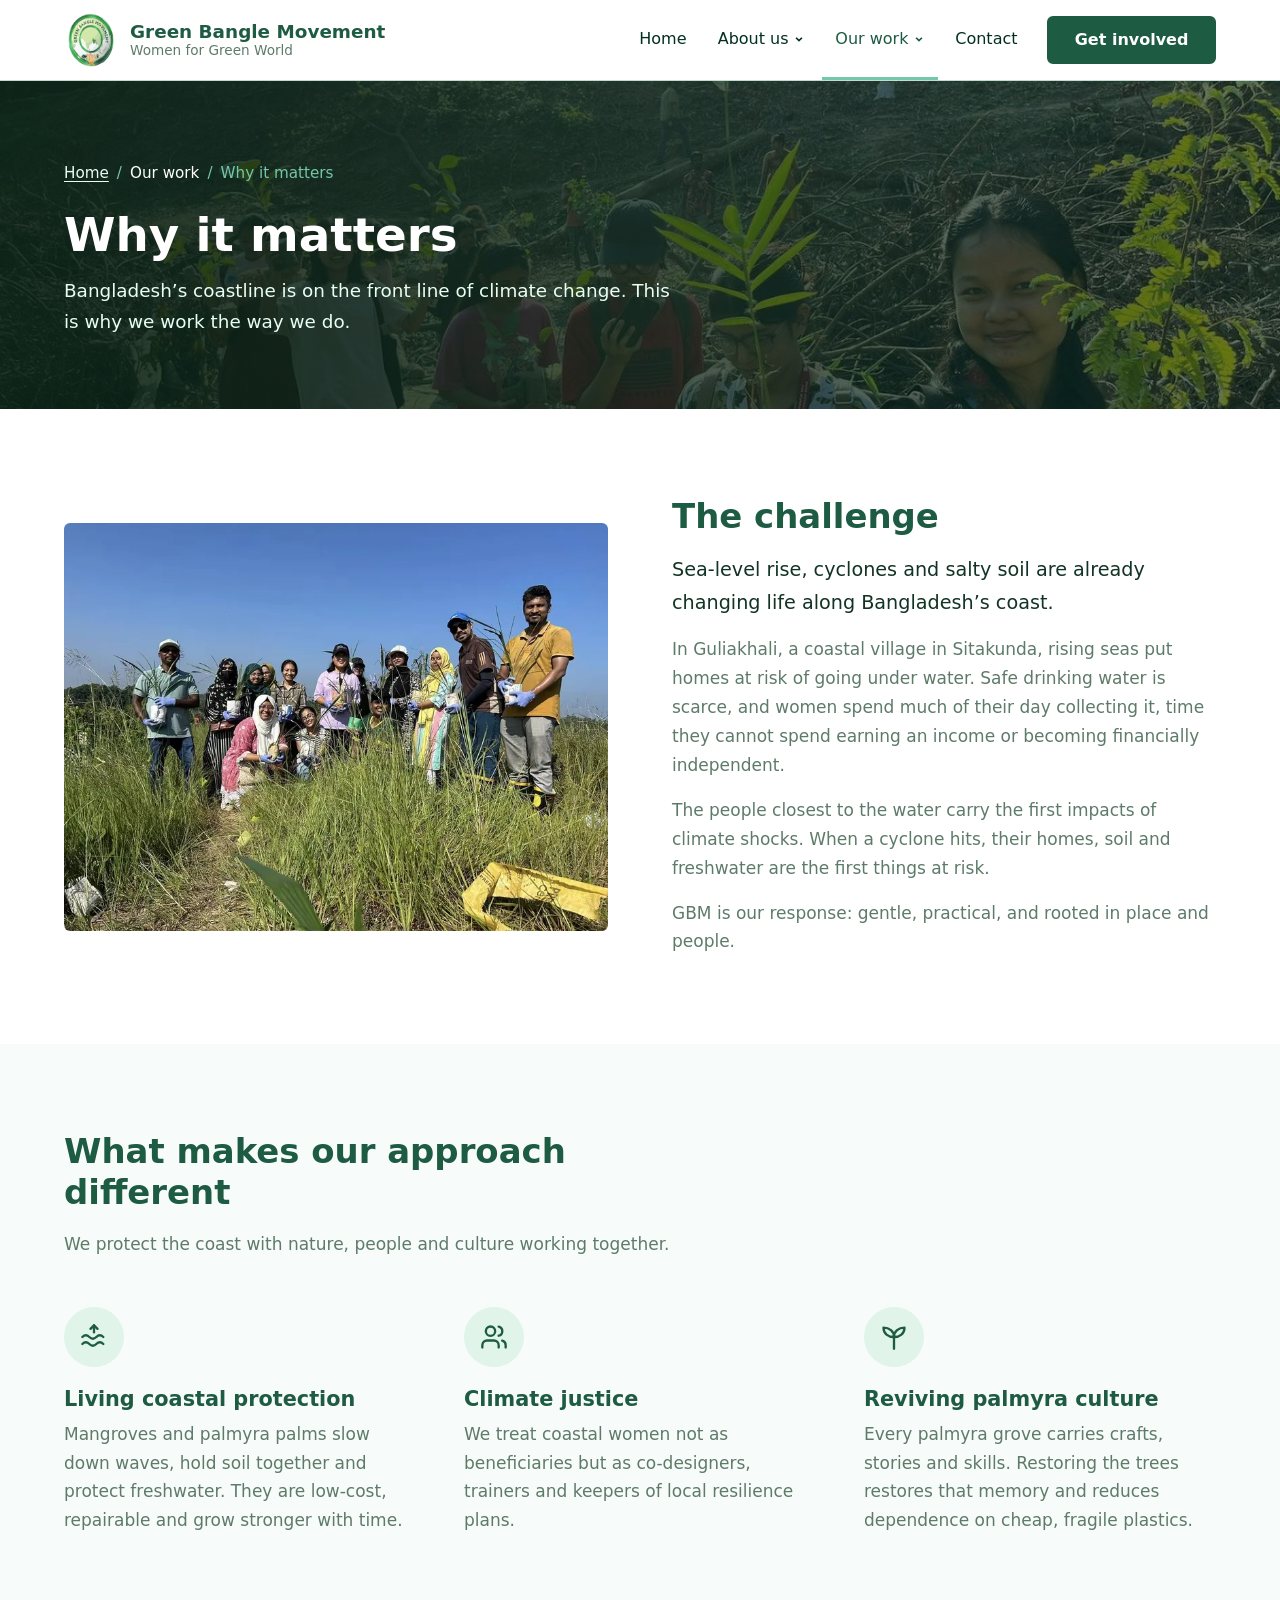
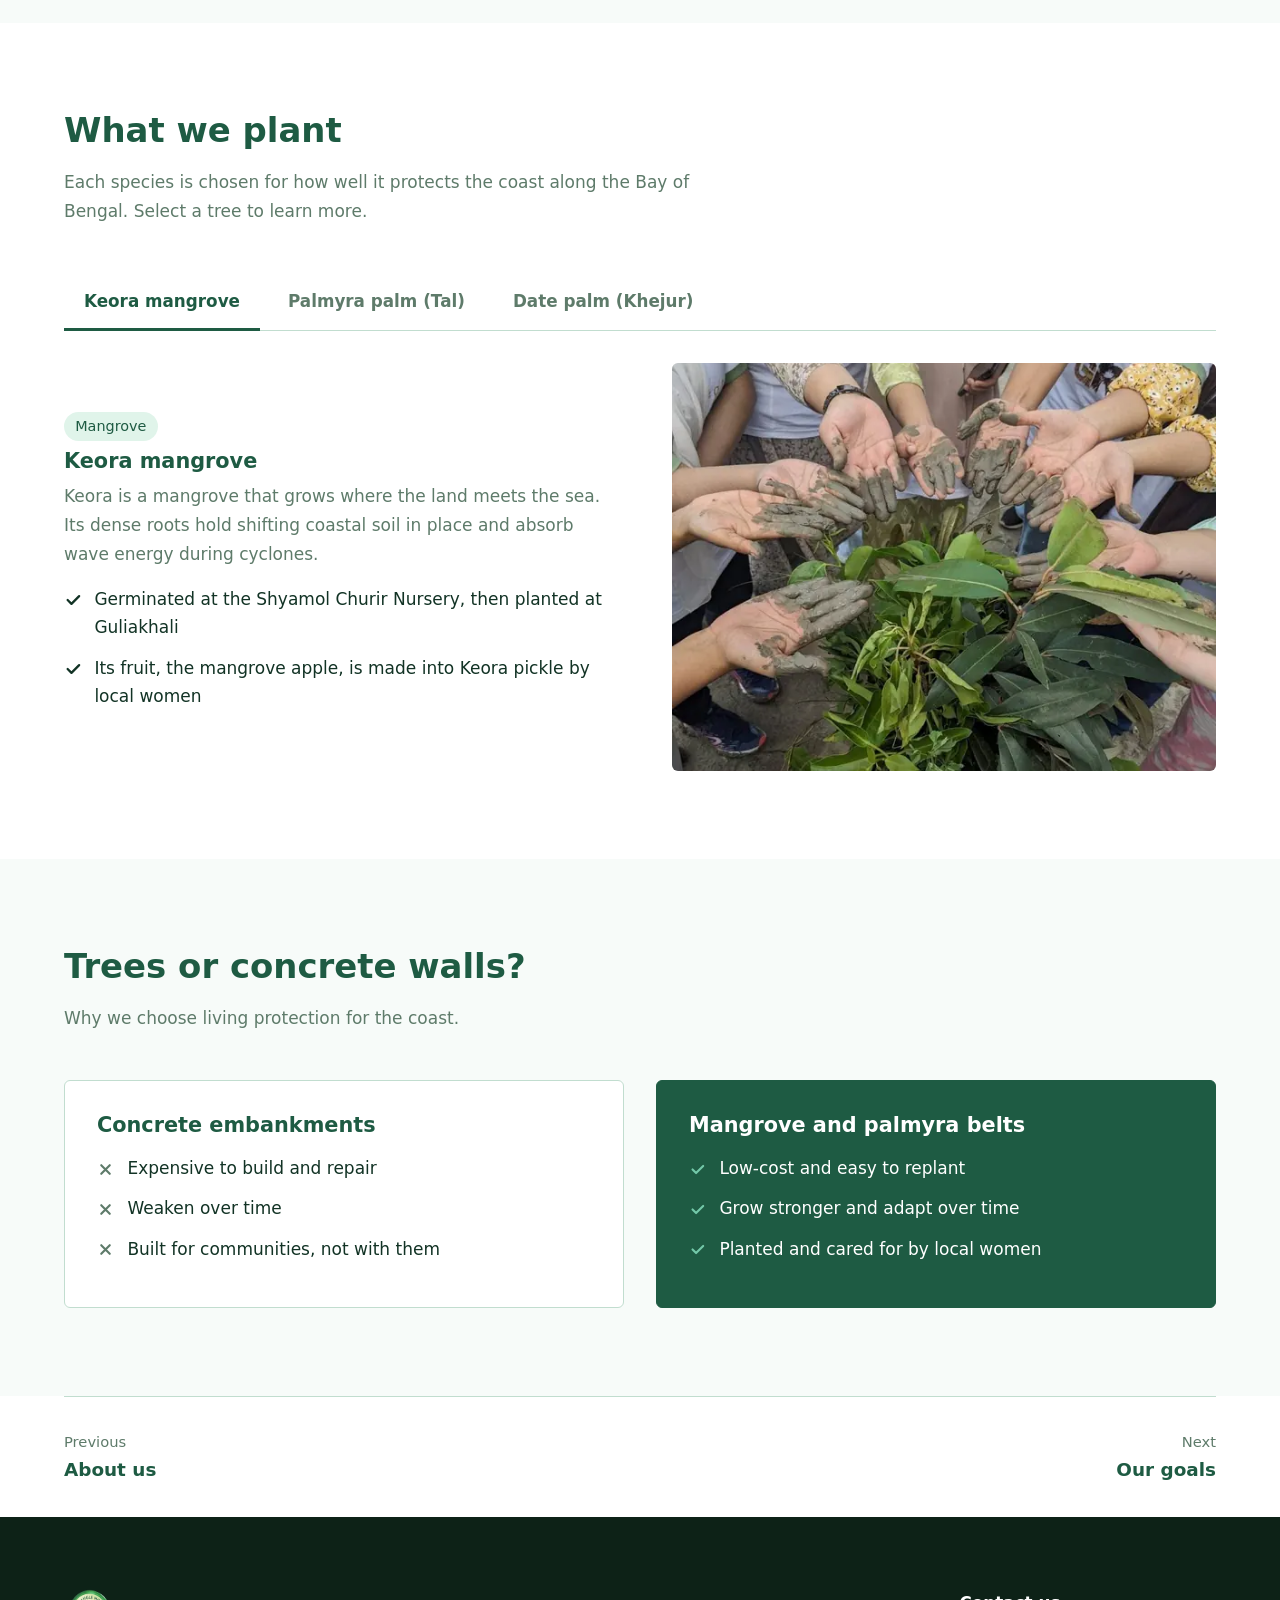
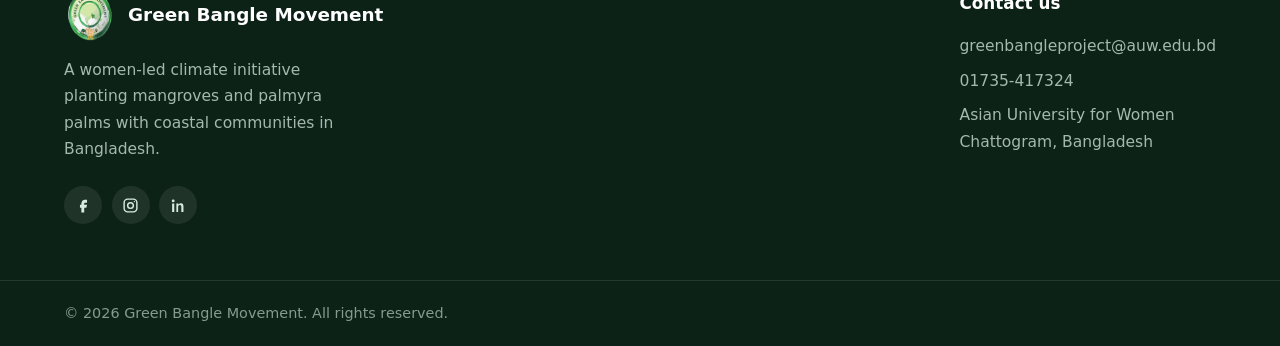
<file: gbm-site/why.html>
<!DOCTYPE html>
<html lang="en">
<head>
  <meta charset="UTF-8" />
  <meta name="viewport" content="width=device-width, initial-scale=1.0" />
  <title>Why It Matters – Green Bangle Movement</title>
  <meta name="description" content="Bangladesh’s coast faces sea-level rise, cyclones and salinity. Why living coastal protection, led by women, matters." />
  <meta name="theme-color" content="#1e5b43" />
  <meta property="og:type" content="website" />
  <meta property="og:title" content="Why the Green Bangle Movement matters" />
  <meta property="og:description" content="Living coastal protection, led by the women who live there." />
  <meta property="og:image" content="https://www.yourdomain.org/img/sapling-walk.jpg" />
  <meta property="og:url" content="https://www.yourdomain.org/why" />
  <meta property="og:site_name" content="Green Bangle Movement" />
  <meta name="twitter:card" content="summary_large_image" />
  <link rel="canonical" href="https://www.yourdomain.org/why" />
  <link rel="icon" type="image/png" href="img/favicon.png" />
  <link rel="apple-touch-icon" href="img/apple-touch-icon.png" />
  <link rel="stylesheet" href="css/style.css" />
</head>
<body>
  <script src="js/header.js"></script>

  <main id="main">

    <!-- PAGE BANNER -->
    <section class="page-banner banner-why">
      <div class="container">
        <nav class="breadcrumb" aria-label="Breadcrumb">
          <ol>
            <li><a href="index.html">Home</a></li>
            <li>Our work</li>
            <li><span aria-current="page">Why it matters</span></li>
          </ol>
        </nav>
        <h1>Why it matters</h1>
        <p>Bangladesh’s coastline is on the front line of climate change. This is why we work the way we do.</p>
      </div>
    </section>

    <!-- THE CHALLENGE -->
    <section class="section">
      <div class="container split">
        <div class="split-photo">
          <img src="img/guliakhali-mangrove-team.jpg" srcset="img/guliakhali-mangrove-team-800.webp 800w, img/guliakhali-mangrove-team.jpg 1400w" sizes="(max-width: 860px) 100vw, 580px" width="1400" height="1050" alt="Volunteers at the exposed coastal site in Guliakhali" />
        </div>
        <div class="split-text">
          <h2>The challenge</h2>
          <p class="lead">
            Sea-level rise, cyclones and salty soil are already changing life along
            Bangladesh’s coast.
          </p>
          <p>
            In Guliakhali, a coastal village in Sitakunda, rising seas put homes at risk
            of going under water. Safe drinking water is scarce, and women spend much of
            their day collecting it, time they cannot spend earning an income or
            becoming financially independent.
          </p>
          <p>
            The people closest to the water carry the first impacts of climate shocks.
            When a cyclone hits, their homes, soil and freshwater are the first things at risk.
          </p>
          <p>
            GBM is our response: gentle, practical, and rooted in place and people.
          </p>
        </div>
      </div>
    </section>

    <!-- THREE REASONS -->
    <section class="section section-light">
      <div class="container">
        <div class="section-title">
          <h2>What makes our approach different</h2>
          <p>We protect the coast with nature, people and culture working together.</p>
        </div>

        <div class="icon-list">
          <div>
            <div class="icon-circle">
              <svg viewBox="0 0 24 24" fill="none" stroke="currentColor" stroke-width="2" stroke-linecap="round" stroke-linejoin="round" aria-hidden="true"><path d="M2 12c2-2 4-2 6 0s4 2 6 0 4-2 6 0"/><path d="M2 18c2-2 4-2 6 0s4 2 6 0 4-2 6 0"/><path d="M12 2v6"/><path d="M9 5l3-3 3 3"/></svg>
            </div>
            <h3>Living coastal protection</h3>
            <p>
              Mangroves and palmyra palms slow down waves, hold soil together and protect
              freshwater. They are low-cost, repairable and grow stronger with time.
            </p>
          </div>
          <div>
            <div class="icon-circle">
              <svg viewBox="0 0 24 24" fill="none" stroke="currentColor" stroke-width="2" stroke-linecap="round" stroke-linejoin="round" aria-hidden="true"><path d="M16 21v-2a4 4 0 0 0-4-4H6a4 4 0 0 0-4 4v2"/><circle cx="9" cy="7" r="4"/><path d="M22 21v-2a4 4 0 0 0-3-3.9M16 3.1a4 4 0 0 1 0 7.8"/></svg>
            </div>
            <h3>Climate justice</h3>
            <p>
              We treat coastal women not as beneficiaries but as co-designers, trainers
              and keepers of local resilience plans.
            </p>
          </div>
          <div>
            <div class="icon-circle">
              <svg viewBox="0 0 24 24" fill="none" stroke="currentColor" stroke-width="2" stroke-linecap="round" stroke-linejoin="round" aria-hidden="true"><path d="M12 22V12"/><path d="M12 12C12 7 8 4 3 4c0 5 4 8 9 8Z"/><path d="M12 12c0-5 4-8 9-8 0 5-4 8-9 8Z"/></svg>
            </div>
            <h3>Reviving palmyra culture</h3>
            <p>
              Every palmyra grove carries crafts, stories and skills. Restoring the trees
              restores that memory and reduces dependence on cheap, fragile plastics.
            </p>
          </div>
        </div>
      </div>
    </section>

    <!-- WHAT WE PLANT -->
    <section class="section">
      <div class="container">
        <div class="section-title">
          <h2>What we plant</h2>
          <p>Each species is chosen for how well it protects the coast along the Bay of Bengal. Select a tree to learn more.</p>
        </div>

        <div class="tabs" role="tablist" aria-label="Trees we plant">
          <button role="tab" type="button" id="tab-keora" aria-controls="panel-keora" aria-selected="true" tabindex="0">Keora mangrove</button>
          <button role="tab" type="button" id="tab-palmyra" aria-controls="panel-palmyra" aria-selected="false" tabindex="-1">Palmyra palm (Tal)</button>
          <button role="tab" type="button" id="tab-date" aria-controls="panel-date" aria-selected="false" tabindex="-1">Date palm (Khejur)</button>
        </div>

        <div role="tabpanel" class="tab-panel" id="panel-keora" aria-labelledby="tab-keora" tabindex="0">
          <div class="tab-text">
            <span class="goal-tag">Mangrove</span>
            <h3>Keora mangrove</h3>
            <p>Keora is a mangrove that grows where the land meets the sea. Its dense roots hold shifting coastal soil in place and absorb wave energy during cyclones.</p>
            <ul class="check-list">
              <li>Germinated at the Shyamol Churir Nursery, then planted at Guliakhali</li>
              <li>Its fruit, the mangrove apple, is made into Keora pickle by local women</li>
            </ul>
          </div>
          <img src="img/muddy-hands-mangroves.jpg" srcset="img/muddy-hands-mangroves-800.webp 600w, img/muddy-hands-mangroves.jpg 1050w" sizes="(max-width: 860px) 100vw, 520px" width="1050" height="1400" alt="Mangrove saplings held in volunteers’ hands" loading="lazy" />
        </div>
        <div role="tabpanel" class="tab-panel" id="panel-palmyra" aria-labelledby="tab-palmyra" tabindex="0" hidden>
          <div class="tab-text">
            <span class="goal-tag">Native palm</span>
            <h3>Palmyra palm (Tal)</h3>
            <p>The palmyra palm is a tall, heat-resistant heritage tree with deep roots that help hold water in the soil. It is planted in rural Bangladesh to help reduce deaths from lightning.</p>
            <ul class="check-list">
              <li>Planted along the Guliakhali shore and the Patenga airport road</li>
              <li>Its fruit and leaves are used for food, crafts and the yearly Palmyra Fruit Festival</li>
            </ul>
          </div>
          <img src="img/palmyra-fruit.jpg" srcset="img/palmyra-fruit-800.webp 600w, img/palmyra-fruit.jpg 1050w" sizes="(max-width: 860px) 100vw, 520px" width="1050" height="1400" alt="A woman holding palmyra fruit" loading="lazy" />
        </div>
        <div role="tabpanel" class="tab-panel" id="panel-date" aria-labelledby="tab-date" tabindex="0" hidden>
          <div class="tab-text">
            <span class="goal-tag">Native palm</span>
            <h3>Date palm (Khejur)</h3>
            <p>The sugar date palm is a hardy native palm valued in Bangladesh for its sweet sap. It grows well alongside palmyra in coastal and rural areas.</p>
            <ul class="check-list">
              <li>Raised as saplings in the GBM nursery with women from Sitakunda</li>
              <li>Its saplings were showcased at the 2024 Palmyra Fruit Festival</li>
            </ul>
          </div>
          <img src="img/nursery-saplings.jpg" srcset="img/nursery-saplings-800.webp 800w, img/nursery-saplings.jpg 1400w" sizes="(max-width: 860px) 100vw, 520px" width="1400" height="1050" alt="Palm saplings growing in the nursery" loading="lazy" />
        </div>
      </div>
    </section>

    <!-- COMPARISON -->
    <section class="section section-light">
      <div class="container">
        <div class="section-title">
          <h2>Trees or concrete walls?</h2>
          <p>Why we choose living protection for the coast.</p>
        </div>

        <div class="compare">
          <div class="compare-box">
            <h3>Concrete embankments</h3>
            <ul class="check-list cross">
              <li>Expensive to build and repair</li>
              <li>Weaken over time</li>
              <li>Built for communities, not with them</li>
            </ul>
          </div>
          <div class="compare-box green">
            <h3>Mangrove and palmyra belts</h3>
            <ul class="check-list">
              <li>Low-cost and easy to replant</li>
              <li>Grow stronger and adapt over time</li>
              <li>Planted and cared for by local women</li>
            </ul>
          </div>
        </div>
      </div>
    </section>

    <!-- NEXT PAGE -->
    <div class="container">
      <nav class="page-nav" aria-label="Previous and next page">
        <a href="about.html"><span>Previous</span><strong>About us</strong></a>
        <a href="goals.html" class="next"><span>Next</span><strong>Our goals</strong></a>
      </nav>
    </div>

  </main>

  <script src="js/footer.js"></script>
  <script src="js/main.js"></script>
</body>
</html>
</file>
<file: gbm-site/css/style.css>
/* =========================================================
   Green Bangle Movement — stylesheet
   ---------------------------------------------------------
   1. Fonts
   2. Colours & settings  (edit colours here only)
   3. Base
   4. Layout
   5. Buttons
   6. Header
   7. Hero
   8. Content sections
   9. Cards
   10. Photo slideshow
   11. Footer
   12. Inner pages
   13. Responsive
   ========================================================= */


/* 1. Fonts (stored in /fonts) ----------------------------- */

@font-face {
  font-family: "Hind Siliguri";
  src: url("../fonts/hind-siliguri-400.woff2") format("woff2");
  font-weight: 400;
  font-display: swap;
}

@font-face {
  font-family: "Hind Siliguri";
  src: url("../fonts/hind-siliguri-500.woff2") format("woff2");
  font-weight: 500;
  font-display: swap;
}

@font-face {
  font-family: "Hind Siliguri";
  src: url("../fonts/hind-siliguri-600.woff2") format("woff2");
  font-weight: 600 700;
  font-display: swap;
}

@font-face {
  font-family: "Hind Siliguri";
  src: url("../fonts/hind-siliguri-bengali-500.woff2") format("woff2");
  font-weight: 400 700;
  font-display: swap;
  unicode-range: U+0951-0952, U+0964-0965, U+0980-09FE, U+200C-200D, U+25CC;
}


/* 2. Colours & settings ----------------------------------- */
/* All colours below are the original GBM colours. */

:root {
  --deep-green: #1e5b43;
  --mid-green: #73c8a9;
  --soft-green: #e0f4ea;
  --bg-light: #f7fbf9;
  --text-dark: #123325;
  --text-muted: #5e7b6a;
  --accent-warm: #f4b35a;
  --border-soft: #c1ddcf;
  --accent-bright: #08c985;
  --hover-green: #2f5b47;
  --menu-text: #023020;
  --footer-bg: #0d2217;
  --footer-text: #d7ebe1;
  --light-text: #e7fff3;
  --input-bg: #fbfefc;
  --white: #ffffff;
  --dark-green-rgb: 9, 33, 21;

  --font: "Hind Siliguri", "Segoe UI", system-ui, sans-serif;
  --container: 1200px;
  --header-height: 80px;
  --radius: 6px;
}


/* 3. Base ------------------------------------------------- */

*,
*::before,
*::after {
  margin: 0;
  padding: 0;
  box-sizing: border-box;
}

html {
  scroll-behavior: smooth;
  -webkit-text-size-adjust: 100%;
}

body {
  font-family: var(--font);
  font-size: 1.0625rem;
  line-height: 1.7;
  color: var(--text-dark);
  background: var(--white);
  -webkit-font-smoothing: antialiased;
}

img,
video {
  display: block;
  max-width: 100%;
  height: auto;
}

a {
  color: inherit;
  text-decoration: none;
}

button {
  font: inherit;
  color: inherit;
}

h1,
h2,
h3 {
  font-weight: 700;
  line-height: 1.2;
  color: var(--deep-green);
}

h1 { font-size: clamp(2.2rem, 3.2vw + 1rem, 3.5rem); }
h2 { font-size: clamp(1.75rem, 1.4vw + 1rem, 2.4rem); margin-bottom: 1rem; }
h3 { font-size: 1.3rem; margin-bottom: 0.5rem; }

p {
  margin-bottom: 1rem;
}

p:last-child {
  margin-bottom: 0;
}

:focus-visible {
  outline: 3px solid var(--accent-warm);
  outline-offset: 2px;
}

.skip-link {
  position: absolute;
  left: 1rem;
  top: -100px;
  z-index: 2000;
  padding: 0.6rem 1rem;
  background: var(--deep-green);
  color: var(--white);
}

.skip-link:focus {
  top: 1rem;
}


/* 4. Layout ----------------------------------------------- */

.container {
  width: 100%;
  max-width: var(--container);
  margin-left: auto;
  margin-right: auto;
  padding-left: 1.5rem;
  padding-right: 1.5rem;
}

.section {
  padding-top: 5.5rem;
  padding-bottom: 5.5rem;
}

.section-light {
  background: var(--bg-light);
}

.section-title {
  max-width: 640px;
  margin-bottom: 3rem;
}

.section-title p {
  color: var(--text-muted);
}

.section-title-row {
  display: flex;
  flex-wrap: wrap;
  align-items: flex-end;
  justify-content: space-between;
  gap: 1.5rem;
  margin-bottom: 3rem;
}

.section-title-row .section-title {
  margin-bottom: 0;
}


/* 5. Buttons ---------------------------------------------- */

.btn {
  display: inline-block;
  padding: 0.8rem 1.6rem 0.7rem;
  border: 2px solid var(--deep-green);
  border-radius: var(--radius);
  background: var(--deep-green);
  color: var(--white);
  font-size: 1rem;
  font-weight: 600;
  line-height: 1.3;
  text-align: center;
  cursor: pointer;
  transition: background-color 0.2s, border-color 0.2s, color 0.2s;
}

.btn:hover {
  background: var(--hover-green);
  border-color: var(--hover-green);
}

.btn-outline {
  background: transparent;
  color: var(--deep-green);
}

.btn-outline:hover {
  background: var(--deep-green);
  color: var(--white);
}

.btn-white {
  background: var(--white);
  border-color: var(--white);
  color: var(--deep-green);
}

.btn-white:hover {
  background: var(--soft-green);
  border-color: var(--soft-green);
}

.btn-outline-white {
  background: transparent;
  border-color: var(--white);
  color: var(--white);
}

.btn-outline-white:hover {
  background: var(--white);
  color: var(--deep-green);
}

.btn-warm {
  background: var(--accent-warm);
  border-color: var(--accent-warm);
  color: var(--text-dark);
}

.btn-warm:hover {
  filter: brightness(1.06);
}

.text-link {
  font-weight: 600;
  color: var(--deep-green);
  border-bottom: 2px solid var(--mid-green);
  transition: border-color 0.2s;
}

.text-link:hover {
  border-color: var(--deep-green);
}

.btn-group {
  display: flex;
  flex-wrap: wrap;
  gap: 1rem;
}


/* 6. Header ---------------------------------------------- */

.site-header {
  position: sticky;
  top: 0;
  z-index: 1000;
  background: var(--white);
  border-bottom: 1px solid var(--border-soft);
}

.site-header.scrolled {
  box-shadow: 0 2px 12px rgba(var(--dark-green-rgb), 0.08);
}

.navbar {
  display: flex;
  align-items: center;
  justify-content: space-between;
  gap: 1.5rem;
  max-width: var(--container);
  height: var(--header-height);
  margin: 0 auto;
  padding: 0 1.5rem;
}

.nav-brand {
  display: flex;
  align-items: center;
  gap: 0.75rem;
  flex-shrink: 0;
}

.nav-logo {
  width: 54px;
  height: 54px;
}

.nav-name {
  display: block;
  font-size: 1.15rem;
  font-weight: 700;
  line-height: 1.15;
  color: var(--deep-green);
}

.nav-tagline {
  display: block;
  font-size: 0.85rem;
  line-height: 1.3;
  color: var(--text-muted);
}

.nav-links {
  display: flex;
  align-items: center;
  gap: 0.25rem;
}

.nav-link {
  display: inline-flex;
  align-items: center;
  gap: 0.35rem;
  height: var(--header-height);
  padding: 0 0.85rem;
  border: none;
  border-bottom: 3px solid transparent;
  background: none;
  font-size: 1rem;
  font-weight: 500;
  color: var(--menu-text);
  cursor: pointer;
  transition: color 0.2s, border-color 0.2s;
}

.nav-link:hover,
.nav-dropdown.open > .nav-link {
  color: var(--deep-green);
}

.nav-link.active {
  color: var(--deep-green);
  border-bottom-color: var(--mid-green);
}

.nav-caret {
  width: 10px;
  height: 10px;
  transition: transform 0.2s;
}

.nav-dropdown {
  position: relative;
}

.nav-dropdown.open .nav-caret {
  transform: rotate(180deg);
}

.nav-dropdown-menu {
  position: absolute;
  top: 100%;
  left: 0;
  min-width: 220px;
  padding: 0.5rem 0;
  background: var(--white);
  border: 1px solid var(--border-soft);
  border-top: 3px solid var(--deep-green);
  box-shadow: 0 8px 24px rgba(var(--dark-green-rgb), 0.12);
  display: none;
}

.nav-dropdown.open .nav-dropdown-menu {
  display: block;
}

.nav-dropdown-item {
  display: block;
  padding: 0.55rem 1.25rem;
  font-size: 0.97rem;
  color: var(--menu-text);
}

.nav-dropdown-item:hover,
.nav-dropdown-item.active {
  background: var(--soft-green);
  color: var(--deep-green);
}

.nav-links .btn {
  margin-left: 0.75rem;
}

.nav-toggle {
  display: none;
  flex-direction: column;
  justify-content: center;
  gap: 5px;
  width: 44px;
  height: 44px;
  padding: 0 11px;
  border: 1px solid var(--border-soft);
  border-radius: var(--radius);
  background: var(--white);
  cursor: pointer;
}

.nav-toggle span {
  display: block;
  height: 2px;
  background: var(--deep-green);
  transition: transform 0.2s, opacity 0.2s;
}

.nav-open .nav-toggle span:nth-child(1) { transform: translateY(7px) rotate(45deg); }
.nav-open .nav-toggle span:nth-child(2) { opacity: 0; }
.nav-open .nav-toggle span:nth-child(3) { transform: translateY(-7px) rotate(-45deg); }


/* 7. Hero ------------------------------------------------- */

.hero {
  position: relative;
  display: flex;
  align-items: center;
  min-height: 640px;
  height: calc(100vh - var(--header-height));
  max-height: 820px;
  overflow: hidden;
  background: var(--footer-bg);
  color: var(--white);
}

.hero-video {
  position: absolute;
  inset: 0;
  width: 100%;
  height: 100%;
  object-fit: cover;
  object-position: center 72%; /* keep the people in view, not the sky */
}

.hero-overlay {
  position: absolute;
  inset: 0;
  background: linear-gradient(90deg, rgba(var(--dark-green-rgb), 0.85) 0%, rgba(var(--dark-green-rgb), 0.6) 50%, rgba(var(--dark-green-rgb), 0.25) 100%);
}

.hero-content {
  position: relative;
  max-width: 640px;
}

.hero h1 {
  color: var(--white);
  margin-bottom: 1.25rem;
}

.hero-text {
  font-size: 1.2rem;
  color: var(--light-text);
  margin-bottom: 2rem;
}


/* Key facts row (home) */
.facts {
  background: var(--deep-green);
  color: var(--white);
}

.facts-grid {
  display: grid;
  grid-template-columns: repeat(4, minmax(0, 1fr));
}

.fact {
  padding: 2.25rem 1.5rem;
  border-left: 1px solid rgba(255, 255, 255, 0.15);
}

.fact:first-child {
  border-left: none;
  padding-left: 0;
}

.fact-number {
  display: block;
  font-size: 2.4rem;
  font-weight: 700;
  line-height: 1.1;
  color: var(--accent-warm);
}

.fact-label {
  display: block;
  margin-top: 0.35rem;
  font-size: 0.98rem;
  line-height: 1.45;
  color: var(--light-text);
}


/* 8. Content sections ------------------------------------- */

.about-grid {
  display: grid;
  grid-template-columns: minmax(0, 1fr) minmax(0, 1fr);
  gap: 4rem;
  align-items: center;
}

.about-text p {
  color: var(--text-muted);
}

.about-text .btn {
  margin-top: 1rem;
}

.about-photo {
  position: relative;
}

.about-photo img {
  width: 100%;
  aspect-ratio: 4 / 3;
  object-fit: cover;
  border-radius: var(--radius);
}

.about-photo-note {
  position: absolute;
  left: -1.5rem;
  bottom: -1.5rem;
  max-width: 270px;
  padding: 1.25rem 1.5rem;
  background: var(--deep-green);
  color: var(--light-text);
  border-radius: var(--radius);
  font-size: 0.97rem;
  line-height: 1.5;
}

.about-photo-note strong {
  display: block;
  font-size: 1.1rem;
  color: var(--white);
  margin-bottom: 0.25rem;
}


/* 9. Cards ------------------------------------------------ */

.card-grid {
  display: grid;
  grid-template-columns: repeat(3, minmax(0, 1fr));
  gap: 2rem;
}

.card {
  display: flex;
  flex-direction: column;
  background: var(--white);
  border: 1px solid var(--border-soft);
  border-radius: var(--radius);
  overflow: hidden;
}

.card-image {
  aspect-ratio: 3 / 2;
  overflow: hidden;
}

.card-image img {
  width: 100%;
  height: 100%;
  object-fit: cover;
  transition: transform 0.4s;
}

.card:hover .card-image img {
  transform: scale(1.04);
}

.card-body {
  display: flex;
  flex-direction: column;
  flex: 1;
  padding: 1.5rem 1.5rem 1.75rem;
}

.card-body p {
  color: var(--text-muted);
  flex: 1;
}

.card-body .text-link {
  align-self: flex-start;
  margin-top: 1.25rem;
}

.card-type {
  font-size: 0.92rem;
  font-weight: 500;
  color: var(--hover-green);
  margin-bottom: 0.35rem;
}


/* 10. Photo slideshow ------------------------------------ */

.slideshow {
  position: relative;
  overflow: hidden;
  border-radius: var(--radius);
  background: var(--footer-bg);
}

.slides {
  position: relative;
  aspect-ratio: 16 / 8;
}

.slide {
  position: absolute;
  inset: 0;
  opacity: 0;
  visibility: hidden;
  transition: opacity 0.8s ease, visibility 0.8s;
}

.slide.is-active {
  opacity: 1;
  visibility: visible;
}

.slide img {
  width: 100%;
  height: 100%;
  object-fit: cover;
}

.slide figcaption {
  position: absolute;
  left: 0;
  right: 0;
  bottom: 0;
  padding: 4rem 2rem 3.25rem;
  background: linear-gradient(transparent, rgba(var(--dark-green-rgb), 0.85));
  color: var(--white);
  font-size: 1.15rem;
  font-weight: 500;
}

.slide-arrow {
  position: absolute;
  top: 50%;
  display: grid;
  place-items: center;
  width: 48px;
  height: 48px;
  margin-top: -24px;
  border: none;
  border-radius: 50%;
  background: rgba(255, 255, 255, 0.9);
  color: var(--deep-green);
  cursor: pointer;
  transition: background-color 0.2s;
}

.slide-arrow:hover {
  background: var(--white);
}

.slide-arrow svg {
  width: 22px;
  height: 22px;
}

.slide-arrow.prev { left: 1.25rem; }
.slide-arrow.next { right: 1.25rem; }

.slide-dots {
  position: absolute;
  left: 2rem;
  bottom: 1.4rem;
  display: flex;
  gap: 0.5rem;
}

.slide-dot {
  width: 10px;
  height: 10px;
  padding: 0;
  border: none;
  border-radius: 50%;
  background: rgba(255, 255, 255, 0.5);
  cursor: pointer;
  transition: background-color 0.2s, width 0.2s;
}

.slide-dot.is-active {
  width: 26px;
  border-radius: 5px;
  background: var(--accent-warm);
}


/* 11. Footer ---------------------------------------------- */

.site-footer {
  padding: 4.5rem 0 0;
  background: var(--footer-bg);
  color: var(--footer-text);
  font-size: 0.97rem;
}

.footer-grid {
  display: grid;
  grid-template-columns: 1fr auto;
  align-items: start;
  gap: 2.5rem;
}

.footer-brand {
  display: flex;
  align-items: center;
  gap: 0.75rem;
  margin-bottom: 1rem;
}

.footer-brand img {
  width: 52px;
  height: 52px;
}

.footer-brand span {
  font-size: 1.15rem;
  font-weight: 700;
  line-height: 1.2;
  color: var(--white);
}

.site-footer p {
  max-width: 300px;
  color: rgba(215, 235, 225, 0.75);
}

.footer-heading {
  margin-bottom: 1rem;
  font-size: 1.05rem;
  font-weight: 600;
  color: var(--white);
}

.footer-list {
  list-style: none;
}

.footer-list li {
  margin-bottom: 0.5rem;
  color: rgba(215, 235, 225, 0.75);
}

.footer-list a {
  color: rgba(215, 235, 225, 0.75);
  transition: color 0.2s;
}

.footer-list a:hover {
  color: var(--mid-green);
}

.social-links {
  display: flex;
  gap: 0.6rem;
  margin-top: 1.5rem;
}

.social-links a {
  display: grid;
  place-items: center;
  width: 38px;
  height: 38px;
  border-radius: 50%;
  background: rgba(255, 255, 255, 0.08);
  color: var(--footer-text);
  transition: background-color 0.2s, color 0.2s;
}

.social-links a:hover {
  background: var(--mid-green);
  color: var(--footer-bg);
}

.social-links svg {
  width: 17px;
  height: 17px;
}

.footer-bottom {
  margin-top: 3.5rem;
  padding: 1.25rem 0;
  border-top: 1px solid rgba(255, 255, 255, 0.1);
  font-size: 0.9rem;
  color: rgba(215, 235, 225, 0.6);
}

.footer-bottom .container {
  display: flex;
  flex-wrap: wrap;
  justify-content: space-between;
  gap: 1rem;
}


/* 12. Inner pages ----------------------------------------- */

/* Page banner with breadcrumb (top of every inner page) */
.page-banner {
  position: relative;
  padding: 5rem 0 4.5rem;
  background: var(--footer-bg) center / cover no-repeat;
  color: var(--white);
}

.page-banner::before {
  content: "";
  position: absolute;
  inset: 0;
  background: linear-gradient(90deg, rgba(var(--dark-green-rgb), 0.9) 0%, rgba(var(--dark-green-rgb), 0.6) 100%);
}

.page-banner .container {
  position: relative;
}

/* banner photo for each page */
.banner-about { background-image: url("../img/palmyra-fruit-festival.jpg"); }
@media (max-width: 860px) { .banner-about { background-image: url("../img/palmyra-fruit-festival-800.webp"); } }
.banner-why { background-image: url("../img/sapling-walk.jpg"); }
@media (max-width: 860px) { .banner-why { background-image: url("../img/sapling-walk-800.webp"); } }
.banner-goals { background-image: url("../img/nursery-saplings.jpg"); }
@media (max-width: 860px) { .banner-goals { background-image: url("../img/nursery-saplings-800.webp"); } }
.banner-achievements { background-image: url("../img/community-training.jpg"); }
@media (max-width: 860px) { .banner-achievements { background-image: url("../img/community-training-800.webp"); } }
.banner-founder { background-image: url("../img/journalism-workshop.jpg"); }
@media (max-width: 860px) { .banner-founder { background-image: url("../img/journalism-workshop-800.webp"); } }
.banner-join { background-image: url("../img/volunteers-sapling-beds.jpg"); }
@media (max-width: 860px) { .banner-join { background-image: url("../img/volunteers-sapling-beds-800.webp"); } }

.page-banner h1 {
  color: var(--white);
  font-size: clamp(2rem, 2.4vw + 1rem, 3rem);
  margin-bottom: 0.75rem;
}

.page-banner p {
  max-width: 620px;
  font-size: 1.15rem;
  color: var(--light-text);
}

.breadcrumb {
  margin-bottom: 1.25rem;
  font-size: 0.95rem;
}

.breadcrumb ol {
  display: flex;
  flex-wrap: wrap;
  gap: 0.5rem;
  list-style: none;
}

.breadcrumb li + li::before {
  content: "/";
  margin-right: 0.5rem;
  color: var(--mid-green);
}

.breadcrumb a {
  color: var(--light-text);
  text-decoration: underline;
  text-underline-offset: 3px;
}

.breadcrumb a:hover {
  color: var(--mid-green);
}

.breadcrumb [aria-current] {
  color: var(--mid-green);
}

/* Two columns: text + photo */
.split {
  display: grid;
  grid-template-columns: minmax(0, 1fr) minmax(0, 1fr);
  gap: 4rem;
  align-items: center;
}

.split-photo img {
  width: 100%;
  aspect-ratio: 4 / 3;
  object-fit: cover;
  border-radius: var(--radius);
}

.split-text p,
.muted-text {
  color: var(--text-muted);
}

.lead {
  font-size: 1.2rem;
  color: var(--text-dark) !important;
}

/* Highlight box */
.highlight {
  margin-top: 1.75rem;
  padding: 1.25rem 1.5rem;
  border-left: 4px solid var(--accent-warm);
  background: var(--bg-light);
  border-radius: 0 var(--radius) var(--radius) 0;
}

.highlight p {
  color: var(--text-dark);
  margin: 0;
}

/* Founder */
.founder {
  display: grid;
  grid-template-columns: 300px minmax(0, 1fr);
  gap: 4rem;
  align-items: center;
}

.founder-photo {
  width: 300px;
  height: 340px;
  object-fit: cover;
  object-position: center 20%;
  border-radius: var(--radius);
}

.founder-role {
  margin-bottom: 1.25rem;
  font-weight: 500;
  color: var(--hover-green);
}

.founder-bio {
  max-width: 640px;
  color: var(--text-muted);
}

/* Founder quote */
.quote {
  margin-top: 1.75rem;
  padding-left: 1.5rem;
  border-left: 4px solid var(--mid-green);
  max-width: 640px;
}

.quote p {
  font-size: 1.25rem;
  font-weight: 500;
  line-height: 1.5;
  color: var(--deep-green);
  margin-bottom: 0.5rem;
}

.quote cite {
  font-style: normal;
  font-size: 0.95rem;
  color: var(--text-muted);
}

/* Founder profile page */
.founder-btn {
  margin-top: 1.75rem;
}

.profile {
  display: grid;
  grid-template-columns: 340px minmax(0, 1fr);
  gap: 4rem;
  align-items: start;
}

.profile-card {
  position: sticky;
  top: calc(var(--header-height) + 1.5rem);
  border: 1px solid var(--border-soft);
  border-radius: var(--radius);
  overflow: hidden;
  background: var(--white);
}

.profile-photo {
  width: 100%;
  aspect-ratio: 4 / 5;
  object-fit: cover;
  object-position: center 20%;
}

.profile-facts {
  list-style: none;
  padding: 1.25rem 1.5rem;
}

.profile-facts li {
  padding: 0.6rem 0;
  border-bottom: 1px solid var(--border-soft);
  font-size: 0.97rem;
  line-height: 1.45;
}

.profile-facts li:last-child {
  border-bottom: none;
}

.profile-facts span {
  display: block;
  font-size: 0.85rem;
  font-weight: 600;
  color: var(--text-muted);
}

.profile-body {
  max-width: 700px;
}

.profile-body > p {
  color: var(--text-muted);
}

.cv-list {
  list-style: none;
  max-width: 900px;
}

.cv-item {
  display: grid;
  grid-template-columns: 110px minmax(0, 1fr);
  gap: 1.5rem;
  padding: 1.5rem 0;
  border-bottom: 1px solid var(--border-soft);
}

.cv-item:first-child {
  padding-top: 0;
}

.cv-year {
  font-weight: 700;
  color: var(--deep-green);
}

.cv-item h3 {
  font-size: 1.15rem;
  margin-bottom: 0.25rem;
}

.cv-item p {
  color: var(--text-muted);
}

.cv-list.compact .cv-item {
  grid-template-columns: 90px minmax(0, 1fr);
  padding: 1.1rem 0;
}

.two-lists {
  display: grid;
  grid-template-columns: repeat(2, minmax(0, 1fr));
  gap: 4rem;
}

.two-lists h2 {
  margin-bottom: 1.5rem;
}

.tag-list {
  display: flex;
  flex-wrap: wrap;
  gap: 0.6rem;
  list-style: none;
}

.tag-list li {
  padding: 0.45rem 1rem 0.35rem;
  border: 1px solid var(--border-soft);
  border-radius: 999px;
  background: var(--white);
  font-size: 0.97rem;
  color: var(--deep-green);
}

.publications-title {
  margin-top: 4rem;
  margin-bottom: 1.5rem;
}

.pub-list {
  list-style: none;
  max-width: 900px;
}

.pub-list li {
  padding: 1.25rem 1.5rem;
  margin-bottom: 0.75rem;
  border-left: 4px solid var(--mid-green);
  background: var(--white);
  border-radius: 0 var(--radius) var(--radius) 0;
  color: var(--text-dark);
}

/* Partners */
.partners {
  display: grid;
  grid-template-columns: repeat(4, minmax(0, 1fr));
  gap: 1.5rem;
}

.partner {
  padding: 1.75rem 1.5rem;
  border: 1px solid var(--border-soft);
  border-radius: var(--radius);
}

.partner h3 {
  font-size: 1.1rem;
}

.partner p {
  font-size: 0.97rem;
  color: var(--text-muted);
}

/* Journey: alternating photo and text rows */
.journey-nav {
  position: sticky;
  top: var(--header-height);
  z-index: 10;
  margin: 0 -1.5rem 3rem;
  padding: 0.75rem 1.5rem;
  background: var(--bg-light);
  border-bottom: 1px solid var(--border-soft);
}

.journey-nav ol {
  display: flex;
  gap: 0.5rem;
  list-style: none;
  overflow-x: auto;
  scrollbar-width: thin;
  padding-bottom: 0.25rem;
}

.journey-nav a {
  display: block;
  padding: 0.4rem 0.9rem 0.3rem;
  border: 1px solid var(--border-soft);
  border-radius: 999px;
  background: var(--white);
  font-size: 0.92rem;
  font-weight: 500;
  white-space: nowrap;
  color: var(--deep-green);
  transition: background-color 0.2s, color 0.2s, border-color 0.2s;
}

.journey-nav a:hover {
  border-color: var(--deep-green);
}

.journey-nav a[aria-current="step"] {
  background: var(--deep-green);
  border-color: var(--deep-green);
  color: var(--white);
}

.journey-row {
  display: grid;
  grid-template-columns: minmax(0, 1fr) minmax(0, 1fr);
  gap: 4rem;
  align-items: center;
  padding: 3rem 0;
  scroll-margin-top: calc(var(--header-height) + 5rem);
}

.journey-row + .journey-row {
  border-top: 1px solid var(--border-soft);
}

/* every second row: photo on the left, words on the right */
.journey-row:nth-child(even) .journey-photo {
  order: -1;
}

.journey-meta {
  margin-bottom: 0.5rem;
  font-size: 0.95rem;
  color: var(--hover-green);
}

.journey-step {
  display: inline-block;
  margin-right: 0.5rem;
  padding: 0.15rem 0.65rem 0.05rem;
  border-radius: 999px;
  background: var(--accent-warm);
  color: var(--text-dark);
  font-size: 0.85rem;
  font-weight: 600;
}

.journey-text h3 {
  font-size: 1.6rem;
  margin-bottom: 0.75rem;
}

.journey-text p:last-child {
  color: var(--text-muted);
  font-size: 1.07rem;
}

.zoomable {
  position: relative;
  display: block;
  width: 100%;
  padding: 0;
  border: none;
  border-radius: var(--radius);
  overflow: hidden;
  background: var(--border-soft);
  cursor: zoom-in;
}

.zoomable img {
  width: 100%;
  aspect-ratio: 4 / 3;
  object-fit: cover;
  transition: transform 0.4s;
}

.zoomable::after {
  content: "View larger";
  position: absolute;
  right: 0.75rem;
  bottom: 0.75rem;
  padding: 0.3rem 0.75rem 0.2rem;
  border-radius: 999px;
  background: rgba(255, 255, 255, 0.92);
  color: var(--deep-green);
  font-size: 0.85rem;
  font-weight: 600;
  opacity: 0;
  transition: opacity 0.2s;
}

.zoomable:hover img {
  transform: scale(1.03);
}

.zoomable:hover::after,
.zoomable:focus-visible::after {
  opacity: 1;
}

/* Gentle fade-in as rows come into view (only when JavaScript runs) */
.js-reveal .reveal {
  opacity: 0;
  transform: translateY(20px);
  transition: opacity 0.6s ease, transform 0.6s ease;
}

.js-reveal .reveal.is-visible {
  opacity: 1;
  transform: none;
}

/* Icon list (Why it matters) */
.icon-list {
  display: grid;
  grid-template-columns: repeat(3, minmax(0, 1fr));
  gap: 3rem;
}

.icon-circle {
  display: grid;
  place-items: center;
  width: 60px;
  height: 60px;
  margin-bottom: 1.25rem;
  border-radius: 50%;
  background: var(--soft-green);
  color: var(--deep-green);
}

.icon-circle svg {
  width: 28px;
  height: 28px;
}

.icon-list p {
  color: var(--text-muted);
}

/* Tabs (What we plant) */
.tabs {
  display: flex;
  flex-wrap: wrap;
  gap: 0.5rem;
  margin-bottom: 2rem;
  border-bottom: 1px solid var(--border-soft);
}

.tabs [role="tab"] {
  margin-bottom: -1px;
  padding: 0.85rem 1.25rem 0.75rem;
  border: none;
  border-bottom: 3px solid transparent;
  background: none;
  font-size: 1.05rem;
  font-weight: 600;
  color: var(--text-muted);
  cursor: pointer;
  transition: color 0.2s, border-color 0.2s;
}

.tabs [role="tab"]:hover {
  color: var(--deep-green);
}

.tabs [role="tab"][aria-selected="true"] {
  color: var(--deep-green);
  border-bottom-color: var(--deep-green);
}

.tab-panel {
  display: grid;
  grid-template-columns: minmax(0, 1fr) minmax(0, 1fr);
  gap: 4rem;
  align-items: center;
}

.tab-panel[hidden] {
  display: none;
}

.tab-panel img {
  width: 100%;
  aspect-ratio: 4 / 3;
  object-fit: cover;
  border-radius: var(--radius);
}

.tab-text p {
  color: var(--text-muted);
}

/* Comparison (Why it matters) */
.compare {
  display: grid;
  grid-template-columns: repeat(2, minmax(0, 1fr));
  gap: 2rem;
}

.compare-box {
  padding: 2rem;
  border-radius: var(--radius);
  background: var(--white);
  border: 1px solid var(--border-soft);
}

.compare-box.green {
  background: var(--deep-green);
  border-color: var(--deep-green);
  color: var(--white);
}

.compare-box.green h3 {
  color: var(--white);
}

.check-list {
  list-style: none;
  margin-top: 1rem;
}

.check-list li {
  position: relative;
  padding-left: 1.9rem;
  margin-bottom: 0.7rem;
}

.check-list li::before {
  content: "";
  position: absolute;
  left: 0;
  top: 0.4rem;
  width: 1.1rem;
  height: 1.1rem;
  background: currentColor;
  -webkit-mask: url("data:image/svg+xml,%3Csvg xmlns='http://www.w3.org/2000/svg' viewBox='0 0 24 24' fill='none' stroke='black' stroke-width='3' stroke-linecap='round' stroke-linejoin='round'%3E%3Cpath d='M5 12l5 5L20 7'/%3E%3C/svg%3E") center / contain no-repeat;
          mask: url("data:image/svg+xml,%3Csvg xmlns='http://www.w3.org/2000/svg' viewBox='0 0 24 24' fill='none' stroke='black' stroke-width='3' stroke-linecap='round' stroke-linejoin='round'%3E%3Cpath d='M5 12l5 5L20 7'/%3E%3C/svg%3E") center / contain no-repeat;
}

.check-list.cross li::before {
  -webkit-mask-image: url("data:image/svg+xml,%3Csvg xmlns='http://www.w3.org/2000/svg' viewBox='0 0 24 24' fill='none' stroke='black' stroke-width='3' stroke-linecap='round'%3E%3Cpath d='M6 6l12 12M18 6L6 18'/%3E%3C/svg%3E");
          mask-image: url("data:image/svg+xml,%3Csvg xmlns='http://www.w3.org/2000/svg' viewBox='0 0 24 24' fill='none' stroke='black' stroke-width='3' stroke-linecap='round'%3E%3Cpath d='M6 6l12 12M18 6L6 18'/%3E%3C/svg%3E");
}

.compare-box .check-list li::before { color: var(--text-muted); }
.compare-box.green .check-list li::before { color: var(--mid-green); }

/* Goals */
.goal {
  display: grid;
  grid-template-columns: 80px minmax(0, 1fr);
  gap: 2rem;
  padding: 2.5rem 0;
  border-bottom: 1px solid var(--border-soft);
}

.goal:first-child {
  padding-top: 0;
}

.goal:last-child {
  border-bottom: none;
  padding-bottom: 0;
}

.goal .icon-circle {
  width: 80px;
  height: 80px;
  margin: 0;
}

.goal .icon-circle svg {
  width: 36px;
  height: 36px;
}

.goal p {
  max-width: 720px;
  color: var(--text-muted);
}

.goal-tag {
  display: inline-block;
  margin-bottom: 0.5rem;
  padding: 0.15rem 0.7rem;
  border-radius: 999px;
  background: var(--soft-green);
  color: var(--deep-green);
  font-size: 0.9rem;
  font-weight: 500;
}

/* Process steps (Goals) */
.steps {
  display: grid;
  grid-template-columns: repeat(4, minmax(0, 1fr));
  gap: 2rem;
  list-style: none;
  counter-reset: step;
}

.step {
  position: relative;
  counter-increment: step;
}

.step::before {
  content: counter(step);
  display: grid;
  place-items: center;
  width: 44px;
  height: 44px;
  margin-bottom: 1.25rem;
  border-radius: 50%;
  background: var(--accent-warm);
  color: var(--text-dark);
  font-weight: 700;
}

.step:not(:last-child)::after {
  content: "";
  position: absolute;
  top: 22px;
  left: 60px;
  right: -1rem;
  height: 2px;
  background: var(--border-soft);
}

.step p {
  color: var(--text-muted);
}

/* Achievements */
.achievement-grid {
  display: grid;
  grid-template-columns: repeat(3, minmax(0, 1fr));
  gap: 2rem;
}

.achievement {
  padding: 2rem;
  border-top: 4px solid var(--mid-green);
  background: var(--white);
  border-radius: 0 0 var(--radius) var(--radius);
  box-shadow: 0 2px 12px rgba(var(--dark-green-rgb), 0.06);
}

.achievement p {
  color: var(--text-muted);
}

.achievement {
  border: 1px solid var(--border-soft);
  border-top: 4px solid var(--mid-green);
  box-shadow: none;
}

/* In the news */
.news-list {
  list-style: none;
  display: grid;
  gap: 1rem;
}

.news-list a {
  display: grid;
  grid-template-columns: 1fr auto;
  align-items: center;
  gap: 0.25rem 2rem;
  padding: 1.5rem 1.75rem;
  background: var(--white);
  border: 1px solid var(--border-soft);
  border-radius: var(--radius);
  transition: border-color 0.2s;
}

.news-list a:hover {
  border-color: var(--deep-green);
}

.news-source {
  grid-column: 1;
  font-size: 0.92rem;
  color: var(--text-muted);
}

.news-title {
  grid-column: 1;
  font-size: 1.15rem;
  font-weight: 600;
  line-height: 1.35;
  color: var(--deep-green);
}

.news-link {
  grid-column: 2;
  grid-row: 1 / 3;
  font-weight: 600;
  color: var(--deep-green);
  border-bottom: 2px solid var(--mid-green);
}

.visually-hidden {
  position: absolute;
  width: 1px;
  height: 1px;
  overflow: hidden;
  clip: rect(0 0 0 0);
  white-space: nowrap;
}

.gallery {
  display: grid;
  grid-template-columns: repeat(4, minmax(0, 1fr));
  gap: 1rem;
}

.gallery-item {
  position: relative;
  overflow: hidden;
  aspect-ratio: 1;
  padding: 0;
  border: none;
  border-radius: var(--radius);
  background: var(--border-soft);
  cursor: zoom-in;
}

.gallery-item img {
  width: 100%;
  height: 100%;
  object-fit: cover;
  transition: transform 0.4s;
}

.gallery-item:hover img {
  transform: scale(1.05);
}

.gallery-hint {
  margin-top: 1rem;
  font-size: 0.95rem;
  color: var(--text-muted);
}

.lightbox {
  position: fixed;
  inset: 0;
  z-index: 3000;
  display: none;
  flex-direction: column;
  align-items: center;
  justify-content: center;
  gap: 1rem;
  padding: 4.5rem 1.5rem 2rem;
  background: rgba(var(--dark-green-rgb), 0.95);
}

.lightbox.open {
  display: flex;
}

.lightbox img {
  max-width: min(1100px, 100%);
  max-height: 75vh;
  border-radius: var(--radius);
}

.lightbox-caption {
  max-width: 640px;
  text-align: center;
  color: var(--light-text);
}

.lightbox .lightbox-close {
  top: 1rem;
  right: 1rem;
  margin-top: 0;
}



/* Join: ways to help */
.ways {
  display: grid;
  grid-template-columns: repeat(3, minmax(0, 1fr));
  gap: 2rem;
}

.way {
  display: flex;
  flex-direction: column;
  padding: 2rem;
  border: 1px solid var(--border-soft);
  border-radius: var(--radius);
  background: var(--white);
  scroll-margin-top: calc(var(--header-height) + 1rem);
}

.way p {
  flex: 1;
  color: var(--text-muted);
}

.way .btn {
  align-self: flex-start;
  margin-top: 1.25rem;
}

.way:target {
  border-color: var(--deep-green);
  box-shadow: 0 0 0 3px var(--soft-green);
}

/* Contact + form */
.contact-grid {
  display: grid;
  grid-template-columns: minmax(0, 0.8fr) minmax(0, 1.2fr);
  gap: 4rem;
  align-items: start;
}

.contact-info {
  list-style: none;
  margin-top: 2rem;
}

.contact-info li {
  display: flex;
  gap: 1rem;
  margin-bottom: 1.5rem;
}

.contact-info .icon-circle {
  flex-shrink: 0;
  width: 48px;
  height: 48px;
  margin: 0;
}

.contact-info .icon-circle svg {
  width: 22px;
  height: 22px;
}

.contact-info strong {
  display: block;
  color: var(--text-dark);
}

.contact-info a,
.contact-info span {
  color: var(--text-muted);
}

.contact-info a:hover {
  color: var(--deep-green);
  text-decoration: underline;
}

.form-card {
  padding: 2.5rem;
  border: 1px solid var(--border-soft);
  border-radius: var(--radius);
  background: var(--white);
  scroll-margin-top: calc(var(--header-height) + 1rem);
}

.form-card h3 {
  margin-bottom: 0.25rem;
}

.form-note {
  margin-bottom: 1.75rem;
  font-size: 0.95rem;
  color: var(--text-muted);
}

.form-row {
  display: grid;
  grid-template-columns: 1fr 1fr;
  gap: 1.25rem;
}

.form-group {
  margin-bottom: 1.25rem;
}

.form-group label {
  display: block;
  margin-bottom: 0.35rem;
  font-weight: 500;
}

.required {
  color: var(--deep-green);
}

.form-hint {
  display: block;
  margin-top: 0.35rem;
  font-size: 0.9rem;
  color: var(--text-muted);
}

.form-error {
  display: none;
  margin-top: 0.35rem;
  font-size: 0.92rem;
  font-weight: 500;
  color: var(--text-dark);
}

.form-group.has-error .form-error {
  display: block;
}

.form-group.has-error input,
.form-group.has-error textarea {
  border-color: var(--accent-warm);
  box-shadow: 0 0 0 3px rgba(244, 179, 90, 0.3);
}

.form-error::before {
  content: "! ";
  font-weight: 700;
  color: var(--accent-warm);
}

input,
select,
textarea {
  width: 100%;
  padding: 0.75rem 0.9rem 0.65rem;
  font: inherit;
  font-size: 1rem;
  color: var(--text-dark);
  background: var(--input-bg);
  border: 1px solid var(--border-soft);
  border-radius: var(--radius);
  transition: border-color 0.2s, box-shadow 0.2s;
}

input:focus,
select:focus,
textarea:focus {
  outline: none;
  border-color: var(--deep-green);
  box-shadow: 0 0 0 3px rgba(115, 200, 169, 0.35);
}

textarea {
  min-height: 130px;
  resize: vertical;
}

.form-status {
  display: none;
  margin-top: 1.25rem;
  padding: 0.9rem 1rem;
  border-radius: var(--radius);
}

.form-status.success {
  display: block;
  background: var(--soft-green);
  color: var(--deep-green);
}

.form-status.error {
  display: block;
  background: rgba(244, 179, 90, 0.2);
}

/* FAQ */
.faq {
  max-width: 820px;
}

.faq details {
  border-bottom: 1px solid var(--border-soft);
}

.faq details:first-child {
  border-top: 1px solid var(--border-soft);
}

.faq summary {
  display: flex;
  align-items: center;
  justify-content: space-between;
  gap: 1rem;
  padding: 1.25rem 0;
  font-size: 1.1rem;
  font-weight: 600;
  color: var(--deep-green);
  cursor: pointer;
  list-style: none;
}

.faq summary::-webkit-details-marker {
  display: none;
}

.faq summary::after {
  content: "+";
  flex-shrink: 0;
  font-size: 1.5rem;
  font-weight: 400;
  line-height: 1;
  transition: transform 0.2s;
}

.faq details[open] summary::after {
  transform: rotate(45deg);
}

.faq details p {
  padding-bottom: 1.25rem;
  color: var(--text-muted);
}

/* Previous / next page links */
.page-nav {
  display: flex;
  justify-content: space-between;
  gap: 1rem;
  padding: 2rem 0;
  border-top: 1px solid var(--border-soft);
}

.page-nav a {
  display: flex;
  flex-direction: column;
  max-width: 48%;
  color: var(--deep-green);
}

.page-nav a:hover strong {
  text-decoration: underline;
  text-underline-offset: 4px;
}

.page-nav span {
  font-size: 0.92rem;
  color: var(--text-muted);
}

.page-nav strong {
  font-size: 1.15rem;
}

.page-nav .next {
  margin-left: auto;
  text-align: right;
}

/* Not found */
.not-found {
  padding: 7rem 0;
  text-align: center;
}

.not-found .code {
  font-size: 5rem;
  font-weight: 700;
  line-height: 1;
  color: var(--mid-green);
  margin-bottom: 1rem;
}

.not-found p {
  max-width: 480px;
  margin: 0 auto 2rem;
  color: var(--text-muted);
}

.not-found .btn-group {
  justify-content: center;
}


/* Reduced motion ------------------------------------------ */

@media (prefers-reduced-motion: reduce) {
  html { scroll-behavior: auto; }
  * { transition: none !important; }
  .slide { transition: none; }
  .js-reveal .reveal { opacity: 1; transform: none; }
}


/* 13. Responsive ------------------------------------------ */

@media (max-width: 1080px) {
  .nav-toggle {
    display: flex;
  }

  .nav-links {
    position: fixed;
    top: var(--header-height);
    left: 0;
    right: 0;
    bottom: 0;
    display: none;
    flex-direction: column;
    align-items: stretch;
    gap: 0;
    padding: 0.5rem 1.5rem 2rem;
    overflow-y: auto;
    background: var(--white);
    border-top: 1px solid var(--border-soft);
  }

  .nav-open .nav-links {
    display: flex;
  }

  .nav-open {
    overflow: hidden;
  }

  .nav-dropdown {
    width: 100%;
  }

  .nav-link {
    width: 100%;
    justify-content: space-between;
    height: auto;
    padding: 1rem 0;
    border-bottom: 1px solid var(--border-soft);
    font-size: 1.1rem;
  }

  .nav-link.active {
    border-bottom-color: var(--border-soft);
  }

  .nav-dropdown-menu {
    position: static;
    padding: 0.25rem 0 0.5rem;
    border: none;
    box-shadow: none;
  }

  .nav-dropdown-item {
    padding: 0.6rem 1rem;
  }

  .nav-links .btn {
    margin: 1.5rem 0 0;
  }

}

@media (max-width: 860px) {
  .section {
    padding-top: 4rem;
    padding-bottom: 4rem;
  }

  .hero {
    height: auto;
    min-height: 560px;
    padding: 4rem 0;
  }

  .hero-overlay {
    background: rgba(var(--dark-green-rgb), 0.7);
  }

  .about-grid {
    grid-template-columns: 1fr;
    gap: 3rem;
  }

  .about-photo-note {
    left: 1rem;
    right: 1rem;
    bottom: -2rem;
    max-width: none;
  }

  .about-photo {
    margin-bottom: 2rem;
  }

  .card-grid {
    grid-template-columns: 1fr;
  }

  .slides {
    aspect-ratio: 4 / 3;
  }

  .slide figcaption {
    padding: 3rem 1.25rem 2.75rem;
    font-size: 1rem;
  }

  .slide-dots {
    left: 1.25rem;
    bottom: 1.1rem;
  }

  .slide-arrow {
    width: 40px;
    height: 40px;
    margin-top: -20px;
  }

  .slide-arrow.prev { left: 0.75rem; }
  .slide-arrow.next { right: 0.75rem; }

  .card-grid {
    max-width: 520px;
  }
}

@media (max-width: 700px) {
  .footer-grid {
    grid-template-columns: 1fr;
  }
}

@media (max-width: 560px) {
  :root {
    --header-height: 68px;
  }

  .container,
  .navbar {
    padding-left: 1.15rem;
    padding-right: 1.15rem;
  }

  .nav-logo {
    width: 44px;
    height: 44px;
  }

  .nav-name {
    font-size: 1rem;
  }

  .nav-tagline {
    display: none;
  }

  .hero-text {
    font-size: 1.08rem;
  }

  .btn-group .btn {
    flex: 1 1 100%;
  }
}

/* Inner pages: tablets and phones */
@media (max-width: 960px) {
  .steps {
    grid-template-columns: repeat(2, minmax(0, 1fr));
  }

  .step::after {
    display: none;
  }

  .gallery {
    grid-template-columns: repeat(3, minmax(0, 1fr));
  }
}

@media (max-width: 860px) {
  .split,
  .founder,
  .contact-grid,
  .compare {
    grid-template-columns: 1fr;
    gap: 2.5rem;
  }

  .split-photo {
    order: -1;
  }

  .icon-list,
  .achievement-grid,
  .ways {
    grid-template-columns: 1fr;
    gap: 1.5rem;
  }

  .journey-row {
    grid-template-columns: 1fr;
    gap: 1.5rem;
    padding: 2.25rem 0;
  }

  .journey-row .journey-photo,
  .journey-row:nth-child(even) .journey-photo {
    order: -1;
  }

  .journey-nav {
    margin-left: -1.15rem;
    margin-right: -1.15rem;
    padding-left: 1.15rem;
    padding-right: 1.15rem;
  }

  .zoomable::after {
    opacity: 1;
  }

  .page-banner {
    padding: 3.5rem 0 3rem;
  }
}

@media (max-width: 560px) {
  .founder-photo {
    width: 100%;
    height: 360px;
  }

  .goal {
    grid-template-columns: 1fr;
    gap: 1rem;
  }

  .goal .icon-circle {
    width: 60px;
    height: 60px;
  }

  .steps {
    grid-template-columns: 1fr;
  }

  .gallery {
    grid-template-columns: repeat(2, minmax(0, 1fr));
    gap: 0.6rem;
  }

  .form-card {
    padding: 1.5rem;
  }

  .form-row {
    grid-template-columns: 1fr;
    gap: 0;
  }

  .journey-text h3 {
    font-size: 1.35rem;
  }

  .page-nav {
    flex-direction: column;
  }

  .page-nav a {
    max-width: none;
  }
}

@media (max-width: 860px) {
  .facts-grid {
    grid-template-columns: repeat(2, minmax(0, 1fr));
  }

  .fact {
    padding: 1.5rem 1rem 1.5rem 0;
    border-left: none;
  }

  .fact-number {
    font-size: 2rem;
  }
}

@media (max-width: 960px) {
  .partners {
    grid-template-columns: repeat(2, minmax(0, 1fr));
  }
}

@media (max-width: 560px) {
  .partners {
    grid-template-columns: 1fr;
  }
}

@media (max-width: 560px) {
  .news-list a {
    grid-template-columns: 1fr;
    padding: 1.25rem;
  }

  .news-link {
    grid-column: 1;
    grid-row: auto;
    justify-self: start;
    margin-top: 0.5rem;
  }
}

@media (max-width: 860px) {
  .profile,
  .two-lists {
    grid-template-columns: 1fr;
    gap: 2.5rem;
  }

  .profile-card {
    position: static;
    max-width: 420px;
  }
}

@media (max-width: 560px) {
  .cv-item,
  .cv-list.compact .cv-item {
    grid-template-columns: 1fr;
    gap: 0.25rem;
  }
}

@media (max-width: 860px) {
  .tab-panel {
    grid-template-columns: 1fr;
    gap: 1.75rem;
  }

  .tab-panel img {
    order: -1;
  }

  .tabs {
    flex-wrap: nowrap;
    overflow-x: auto;
  }

  .tabs [role="tab"] {
    white-space: nowrap;
  }
}
</file>
